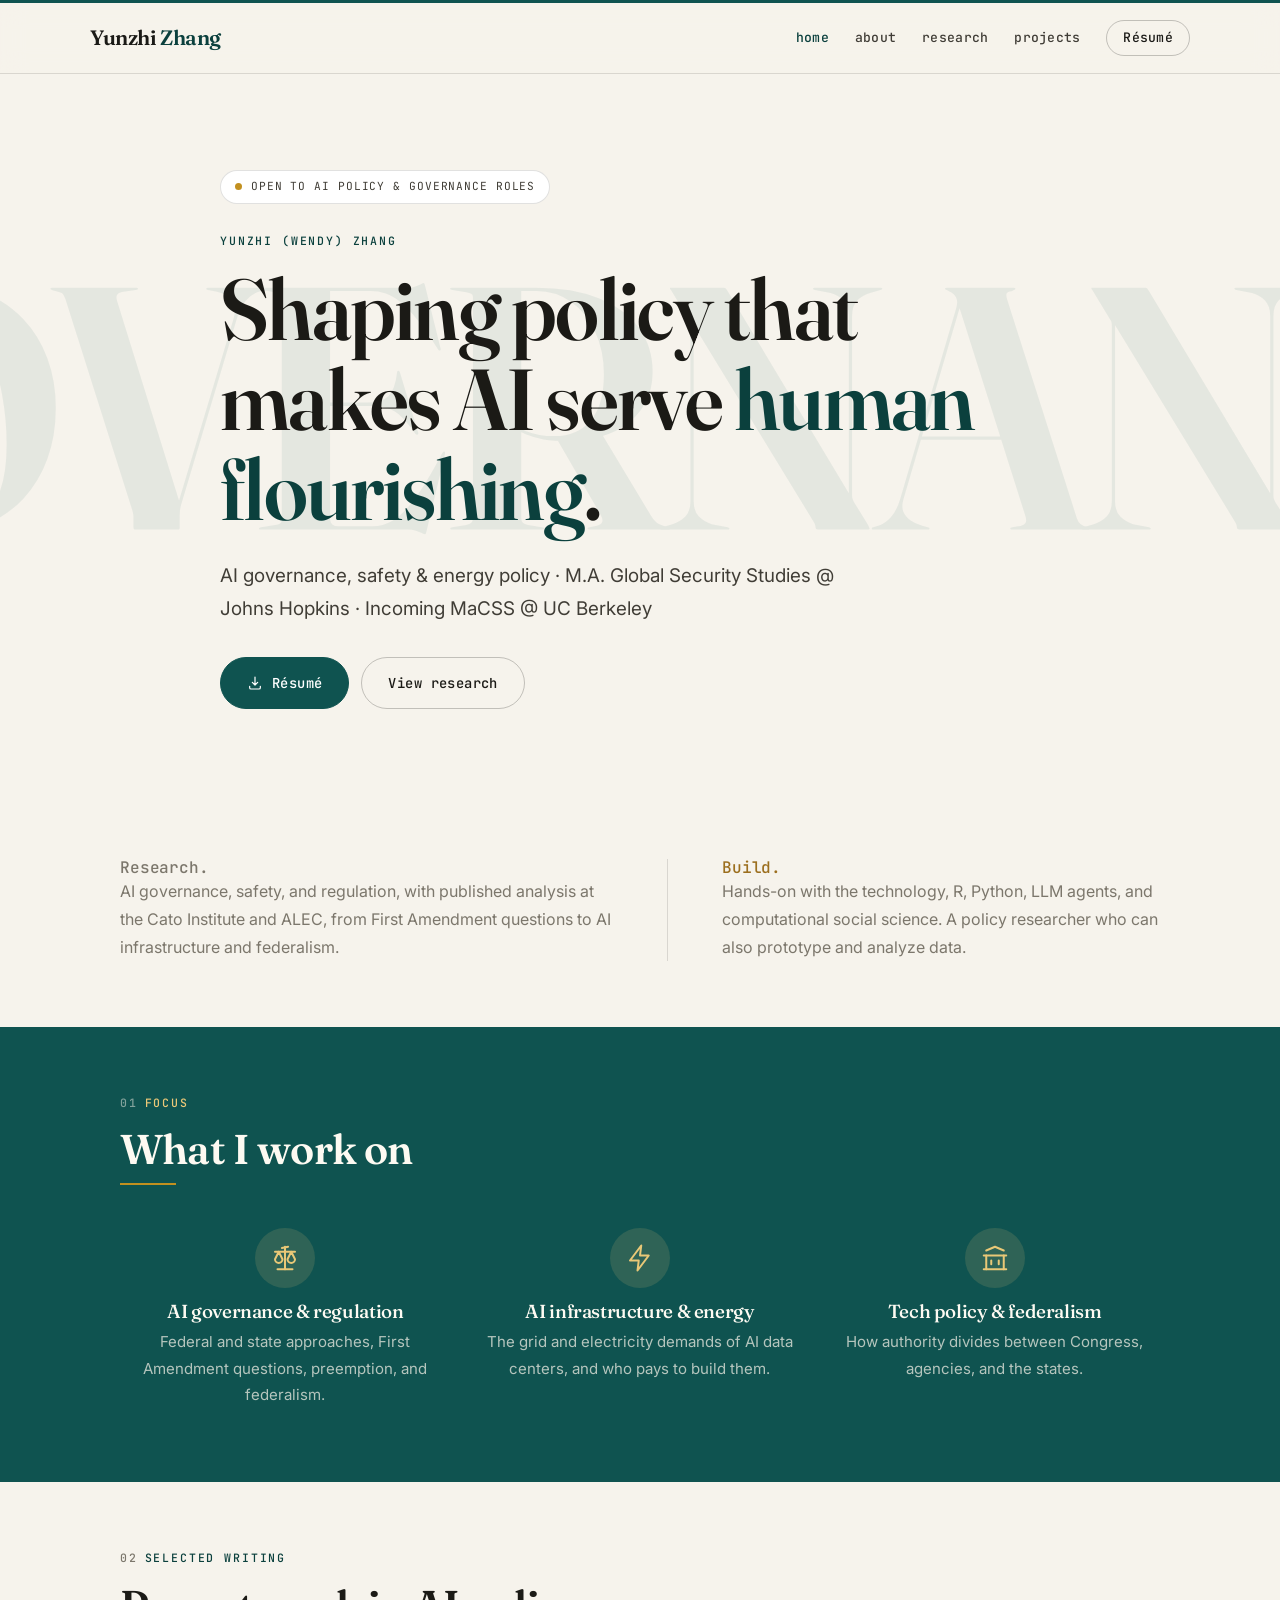
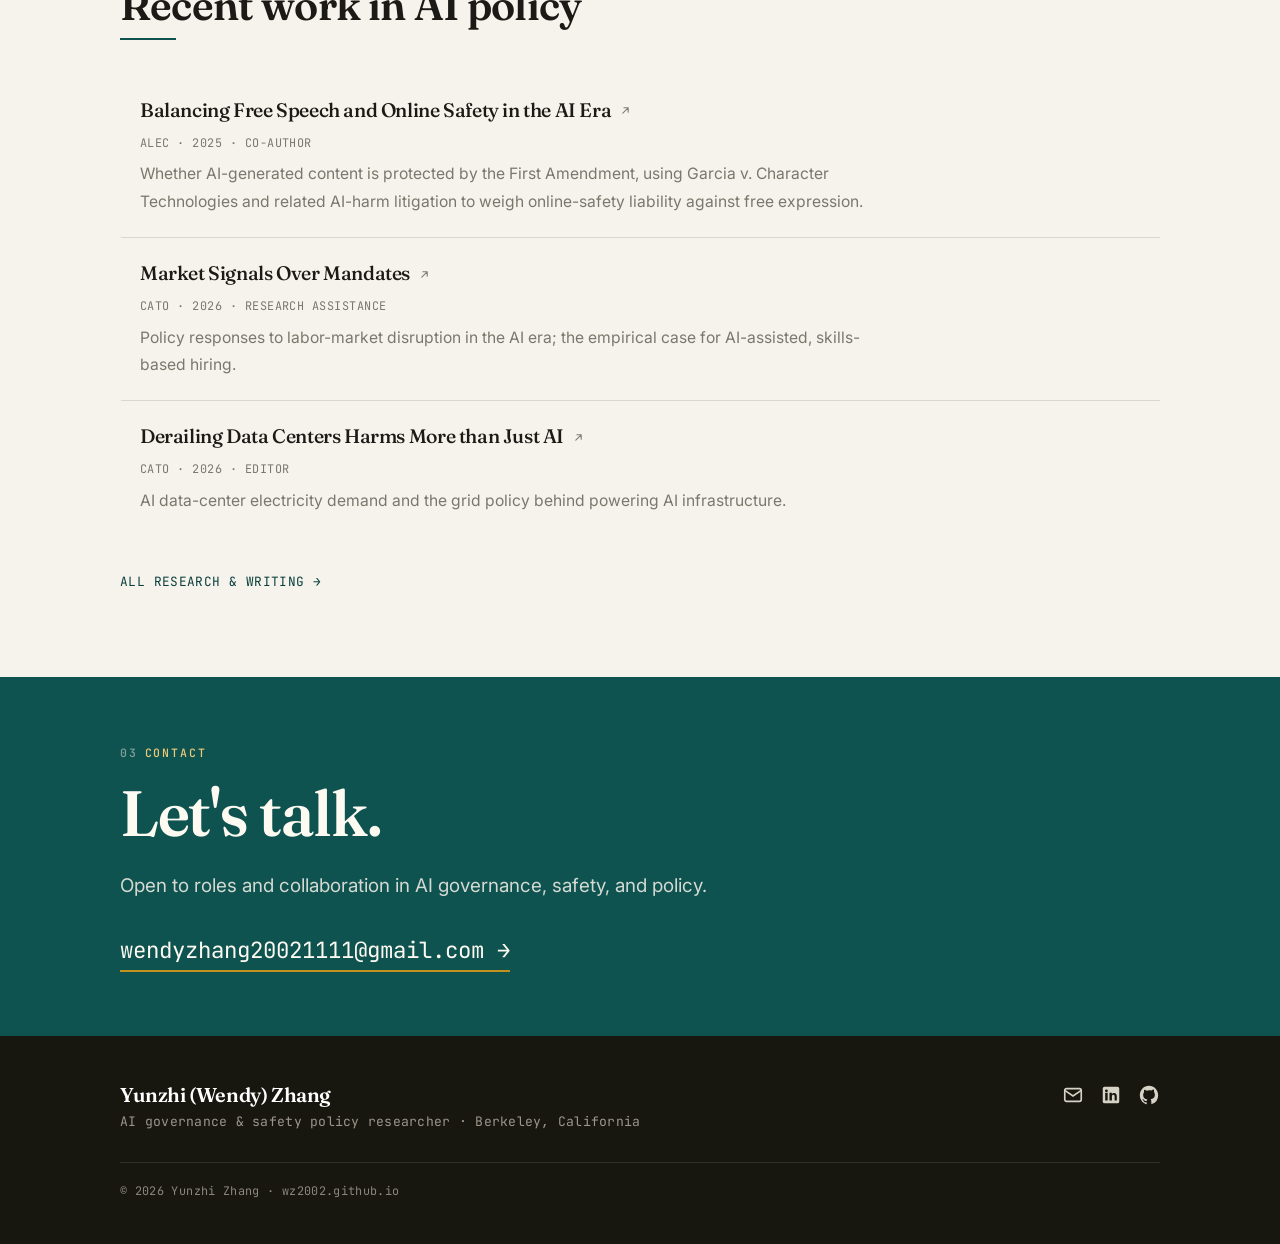
<file: index.html>
<!DOCTYPE html>
<html lang="en">
<head>
<meta charset="utf-8">
<script>document.documentElement.classList.add('js')</script>
<meta name="viewport" content="width=device-width, initial-scale=1">
<title>Yunzhi (Wendy) Zhang, AI Governance & Policy Researcher</title>
<meta name="description" content="Yunzhi (Wendy) Zhang is an AI governance and safety policy researcher with published think-tank analysis on AI regulation and infrastructure.">
<link rel="preconnect" href="https://fonts.googleapis.com">
<link rel="preconnect" href="https://fonts.gstatic.com" crossorigin>
<link href="https://fonts.googleapis.com/css2?family=Fraunces:opsz,wght@9..144,400;9..144,500;9..144,600;9..144,700&family=Inter:wght@400;500;600&family=JetBrains+Mono:wght@400;500&display=swap" rel="stylesheet">
<link rel="stylesheet" href="styles.css?v=2">
</head>
<body>
<div class="topbar"></div>
<header class="nav"><div class="wrap nav-inner">
  <a class="brand" href="index.html">Yunzhi <span>Zhang</span></a>
  <nav class="nav-links">
    <a class="active" href="index.html">home</a>
    <a href="about.html">about</a>
    <a href="research.html">research</a>
    <a href="projects.html">projects</a>
    <a class="btn-sm" href="assets/Yunzhi-Zhang-Resume.pdf" target="_blank" rel="noopener">Résumé</a>
  </nav>
</div></header>

<main>
<section class="hero">
  <span class="ghost" aria-hidden="true">GOVERNANCE</span>
  <div class="wrap hero-inner reveal">
    <span class="status"><span class="dot"></span>Open to AI policy &amp; governance roles</span>
    <p class="kicker">Yunzhi (Wendy) Zhang</p>
    <h1 class="hero-display">Shaping policy that makes AI serve <span class="a">human flourishing</span>.</h1>
    <p class="lead">AI governance, safety &amp; energy policy · M.A. Global Security Studies @ Johns Hopkins · Incoming MaCSS @ UC Berkeley</p>
    <div class="hero-cta">
      <a class="btn btn-primary" href="assets/Yunzhi-Zhang-Resume.pdf" target="_blank" rel="noopener"><svg viewBox="0 0 24 24" fill="none" stroke="currentColor" stroke-width="1.8" stroke-linecap="round" stroke-linejoin="round"><path d="M12 3v12m0 0 4-4m-4 4-4-4M4 17v2a2 2 0 0 0 2 2h12a2 2 0 0 0 2-2v-2"/></svg>Résumé</a>
      <a class="btn btn-ghost" href="research.html">View research</a>
    </div>
  </div>
</section>

<section><div class="wrap">
  <div class="facets">
    <div class="facet reveal">
      <p class="facet-word">Research.</p>
      <p>AI governance, safety, and regulation, with published analysis at the Cato Institute and ALEC, from First Amendment questions to AI infrastructure and federalism.</p>
    </div>
    <div class="facet reveal">
      <p class="facet-word code">Build.</p>
      <p>Hands-on with the technology, R, Python, LLM agents, and computational social science. A policy researcher who can also prototype and analyze data.</p>
    </div>
  </div>
</div></section>

<section class="band"><div class="wrap">
  <div class="sec-head reveal"><p class="kicker"><span class="sec-num">01</span> Focus</p><h2>What I work on</h2><div class="rule"></div></div>
  <div class="focusrow">
    <div class="focus-item reveal">
      <span class="fi"><svg viewBox="0 0 24 24" fill="none" stroke="currentColor" stroke-width="1.6" stroke-linecap="round" stroke-linejoin="round"><path d="M12 3v18"/><path d="M6 21h12"/><path d="M4 7h16"/><path d="M7 7l-3 6a3 3 0 0 0 6 0z"/><path d="M17 7l-3 6a3 3 0 0 0 6 0z"/><path d="M9.5 4l5-1"/></svg></span>
      <h3>AI governance &amp; regulation</h3>
      <p>Federal and state approaches, First Amendment questions, preemption, and federalism.</p>
    </div>
    <div class="focus-item reveal">
      <span class="fi"><svg viewBox="0 0 24 24" fill="none" stroke="currentColor" stroke-width="1.6" stroke-linecap="round" stroke-linejoin="round"><path d="M13 2 4 14h7l-1 8 9-12h-7z"/></svg></span>
      <h3>AI infrastructure &amp; energy</h3>
      <p>The grid and electricity demands of AI data centers, and who pays to build them.</p>
    </div>
    <div class="focus-item reveal">
      <span class="fi"><svg viewBox="0 0 24 24" fill="none" stroke="currentColor" stroke-width="1.6" stroke-linecap="round" stroke-linejoin="round"><path d="M3 21h18"/><path d="M3 10h18"/><path d="M5 6l7-3 7 3"/><path d="M5 10v11M19 10v11M9 14v3M15 14v3"/></svg></span>
      <h3>Tech policy &amp; federalism</h3>
      <p>How authority divides between Congress, agencies, and the states.</p>
    </div>
  </div>
</div></section>

<section><div class="wrap">
  <div class="sec-head reveal"><p class="kicker"><span class="sec-num">02</span> Selected writing</p><h2>Recent work in AI policy</h2><div class="rule"></div></div>
  <div class="pubs">
    <a class="pub reveal" href="https://alec.org/article/balancing-free-speech-and-online-safety-in-the-ai-era/" target="_blank" rel="noopener">
      <span class="pub-t">Balancing Free Speech and Online Safety in the AI Era <svg class="ext" viewBox="0 0 24 24" fill="none" stroke="currentColor" stroke-width="2" stroke-linecap="round" stroke-linejoin="round"><path d="M7 17 17 7M9 7h8v8"/></svg></span>
      <p class="pub-m">ALEC · 2025 · Co-author</p>
      <p class="pub-d">Whether AI-generated content is protected by the First Amendment, using Garcia v. Character Technologies and related AI-harm litigation to weigh online-safety liability against free expression.</p>
    </a>
    <a class="pub reveal" href="https://www.cato.org/blog/market-signals-over-mandates-solving-ai-eras-true-labor-crisis" target="_blank" rel="noopener">
      <span class="pub-t">Market Signals Over Mandates <svg class="ext" viewBox="0 0 24 24" fill="none" stroke="currentColor" stroke-width="2" stroke-linecap="round" stroke-linejoin="round"><path d="M7 17 17 7M9 7h8v8"/></svg></span>
      <p class="pub-m">Cato · 2026 · Research assistance</p>
      <p class="pub-d">Policy responses to labor-market disruption in the AI era; the empirical case for AI-assisted, skills-based hiring.</p>
    </a>
    <a class="pub reveal" href="https://www.cato.org/blog/derailing-data-centers-harms-more-just-ai" target="_blank" rel="noopener">
      <span class="pub-t">Derailing Data Centers Harms More than Just AI <svg class="ext" viewBox="0 0 24 24" fill="none" stroke="currentColor" stroke-width="2" stroke-linecap="round" stroke-linejoin="round"><path d="M7 17 17 7M9 7h8v8"/></svg></span>
      <p class="pub-m">Cato · 2026 · Editor</p>
      <p class="pub-d">AI data-center electricity demand and the grid policy behind powering AI infrastructure.</p>
    </a>
  </div>
  <p style="margin-top:1.9rem"><a class="morelink" href="research.html">All research &amp; writing &rarr;</a></p>
</div></section>

<section class="statement reveal"><div class="wrap">
  <p class="kicker"><span class="sec-num">03</span> Contact</p>
  <h2 class="statement-h">Let's talk.</h2>
  <p class="lead" style="margin-bottom:1.8rem">Open to roles and collaboration in AI governance, safety, and policy.</p>
  <a class="statement-link" href="mailto:wendyzhang20021111@gmail.com">wendyzhang20021111@gmail.com &rarr;</a>
</div></section>
</main>

<footer class="foot"><div class="wrap">
  <div class="foot-inner">
    <div>
      <p class="foot-name">Yunzhi (Wendy) Zhang</p>
      <p class="foot-sub">AI governance &amp; safety policy researcher · Berkeley, California</p>
    </div>
    <div class="foot-social">
      <a href="mailto:wendyzhang20021111@gmail.com" aria-label="Email"><svg viewBox="0 0 24 24" fill="none" stroke="currentColor" stroke-width="1.8"><rect x="3" y="5" width="18" height="14" rx="2"/><path d="m3 7 9 6 9-6"/></svg></a>
      <a href="https://www.linkedin.com/in/yunzhi-zhang-393a45335/" target="_blank" rel="noopener" aria-label="LinkedIn"><svg viewBox="0 0 24 24" fill="currentColor"><path d="M19 3a2 2 0 0 1 2 2v14a2 2 0 0 1-2 2H5a2 2 0 0 1-2-2V5a2 2 0 0 1 2-2h14zM8.34 9.5H5.67V18h2.67V9.5zM7 5.9A1.55 1.55 0 1 0 7 9a1.55 1.55 0 0 0 0-3.1zM18.33 18v-4.66c0-2.4-1.28-3.52-3-3.52-1.38 0-2 .76-2.34 1.3V9.5h-2.66V18h2.66v-4.2c0-1.1.21-2.17 1.58-2.17 1.35 0 1.37 1.26 1.37 2.24V18z"/></svg></a>
      <a href="https://github.com/WZ2002" target="_blank" rel="noopener" aria-label="GitHub"><svg viewBox="0 0 24 24" fill="currentColor"><path d="M12 2C6.48 2 2 6.58 2 12.25c0 4.53 2.87 8.37 6.84 9.73.5.1.68-.22.68-.49v-1.7c-2.78.62-3.37-1.37-3.37-1.37-.45-1.18-1.1-1.5-1.1-1.5-.91-.63.07-.62.07-.62 1 .07 1.53 1.06 1.53 1.06.9 1.57 2.36 1.12 2.94.85.09-.66.35-1.12.63-1.37-2.22-.26-4.56-1.14-4.56-5.07 0-1.12.39-2.03 1.03-2.75-.1-.26-.45-1.3.1-2.7 0 0 .84-.28 2.75 1.05A9.4 9.4 0 0 1 12 6.85c.85 0 1.71.12 2.51.34 1.91-1.33 2.75-1.05 2.75-1.05.55 1.4.2 2.44.1 2.7.64.72 1.03 1.63 1.03 2.75 0 3.94-2.34 4.81-4.57 5.06.36.32.68.94.68 1.9v2.82c0 .27.18.6.69.49A10.26 10.26 0 0 0 22 12.25C22 6.58 17.52 2 12 2z"/></svg></a>
    </div>
  </div>
  <p class="foot-copy">© 2026 Yunzhi Zhang · wz2002.github.io</p>
</div></footer>
<script src="main.js"></script>
</body>
</html>
</file>
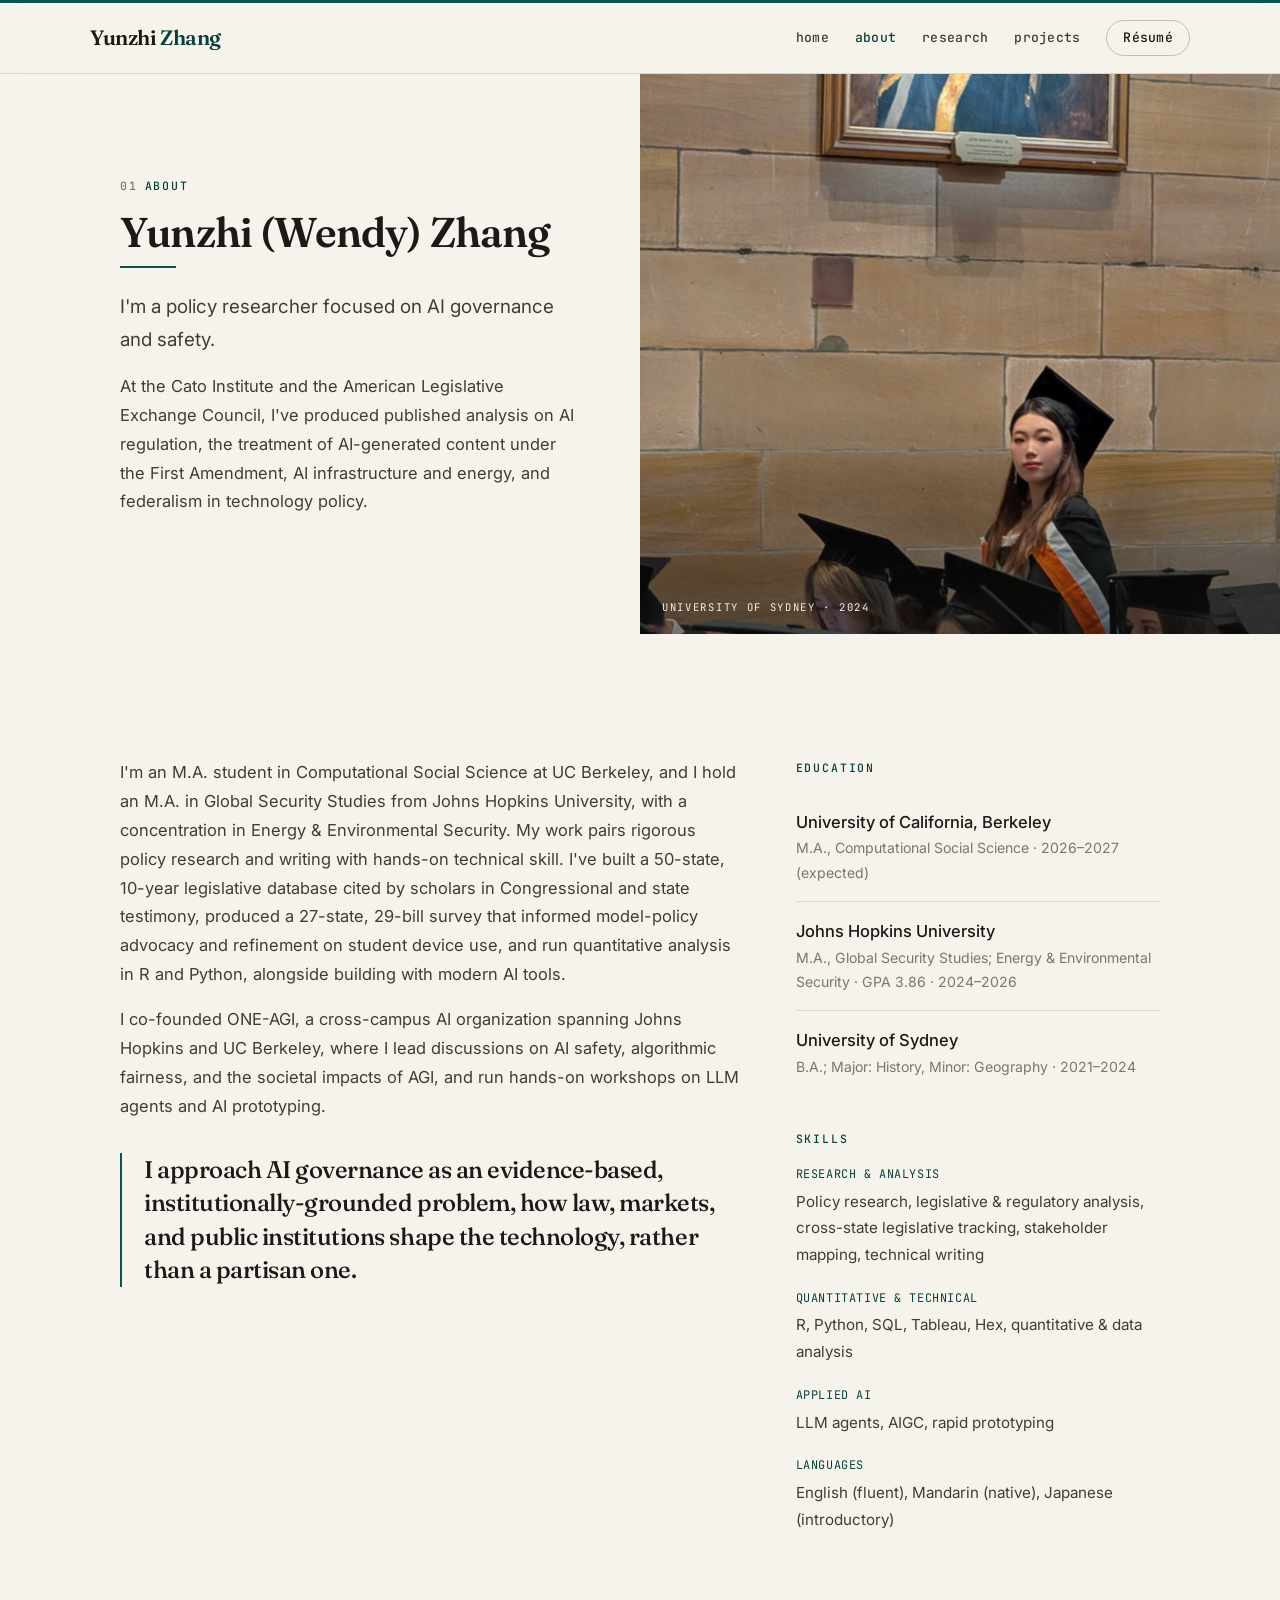
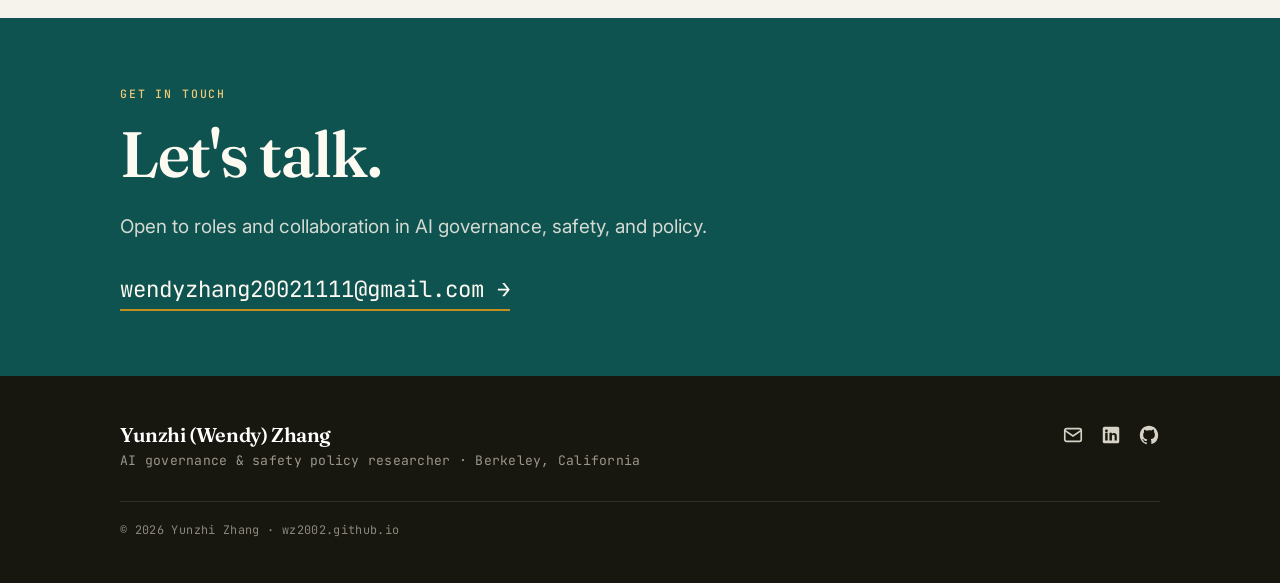
<file: about.html>
<!DOCTYPE html>
<html lang="en">
<head>
<meta charset="utf-8">
<script>document.documentElement.classList.add('js')</script>
<meta name="viewport" content="width=device-width, initial-scale=1">
<title>About, Yunzhi (Wendy) Zhang</title>
<meta name="description" content="About Yunzhi (Wendy) Zhang, AI governance and safety policy researcher; education, focus areas, and skills.">
<link rel="preconnect" href="https://fonts.googleapis.com">
<link rel="preconnect" href="https://fonts.gstatic.com" crossorigin>
<link href="https://fonts.googleapis.com/css2?family=Fraunces:opsz,wght@9..144,400;9..144,500;9..144,600;9..144,700&family=Inter:wght@400;500;600&family=JetBrains+Mono:wght@400;500&display=swap" rel="stylesheet">
<link rel="stylesheet" href="styles.css?v=7">
</head>
<body>
<div class="topbar"></div>
<header class="nav"><div class="wrap nav-inner">
  <a class="brand" href="index.html">Yunzhi <span>Zhang</span></a>
  <nav class="nav-links">
    <a href="index.html">home</a>
    <a class="active" href="about.html">about</a>
    <a href="research.html">research</a>
    <a href="projects.html">projects</a>
    <a class="btn-sm" href="assets/Yunzhi-Zhang-Resume.pdf" target="_blank" rel="noopener">Résumé</a>
  </nav>
</div></header>

<main>
<section class="about-feature reveal">
  <div class="af-text">
    <p class="kicker"><span class="sec-num">01</span> About</p>
    <h2>Yunzhi (Wendy) Zhang</h2>
    <div class="rule"></div>
    <p class="lead" style="margin-top:1.4rem">I'm a policy researcher focused on AI governance and safety.</p>
    <p style="margin-top:1rem">At the Cato Institute and the American Legislative Exchange Council, I've produced published analysis on AI regulation, the treatment of AI-generated content under the First Amendment, AI infrastructure and energy, and federalism in technology policy.</p>
  </div>
  <div class="af-img">
    <img src="assets/about.jpg" alt="Yunzhi (Wendy) Zhang at her University of Sydney graduation">
    <span class="af-cap">University of Sydney · 2024</span>
  </div>
</section>

<section><div class="wrap">
  <div class="two-col">
    <div class="reveal">
      <p>I'm an M.A. student in Computational Social Science at UC Berkeley, and I hold an M.A. in Global Security Studies from Johns Hopkins University, with a concentration in Energy &amp; Environmental Security. My work pairs rigorous policy research and writing with hands-on technical skill. I've built a 50-state, 10-year legislative database cited by scholars in Congressional and state testimony, produced a 27-state, 29-bill survey that informed model-policy advocacy and refinement on student device use, and run quantitative analysis in R and Python, alongside building with modern AI tools.</p>
      <p>I co-founded ONE-AGI, a cross-campus AI organization spanning Johns Hopkins and UC Berkeley, where I lead discussions on AI safety, algorithmic fairness, and the societal impacts of AGI, and run hands-on workshops on LLM agents and AI prototyping.</p>
      <p class="quote">I approach AI governance as an evidence-based, institutionally-grounded problem, how law, markets, and public institutions shape the technology, rather than a partisan one.</p>
    </div>
    <div class="reveal">
      <p class="kicker">Education</p>
      <ul class="deflist">
        <li><p class="d-t" style="margin:0">University of California, Berkeley</p><p class="d-s" style="margin:0">M.A., Computational Social Science · 2026–2027 (expected)</p></li>
        <li><p class="d-t" style="margin:0">Johns Hopkins University</p><p class="d-s" style="margin:0">M.A., Global Security Studies; Energy &amp; Environmental Security · GPA 3.86 · 2024–2026</p></li>
        <li><p class="d-t" style="margin:0">University of Sydney</p><p class="d-s" style="margin:0">B.A.; Major: History, Minor: Geography · 2021–2024</p></li>
      </ul>
      <p class="kicker" style="margin-top:2.2rem">Skills</p>
      <div class="skillrow"><p class="s-l">Research &amp; analysis</p><p class="s-v">Policy research, legislative &amp; regulatory analysis, cross-state legislative tracking, stakeholder mapping, technical writing</p></div>
      <div class="skillrow"><p class="s-l">Quantitative &amp; technical</p><p class="s-v">R, Python, SQL, Tableau, Hex, quantitative &amp; data analysis</p></div>
      <div class="skillrow"><p class="s-l">Applied AI</p><p class="s-v">LLM agents, AIGC, rapid prototyping</p></div>
      <div class="skillrow"><p class="s-l">Languages</p><p class="s-v">English (fluent), Mandarin (native), Japanese (introductory)</p></div>
    </div>
  </div>
</div></section>

<section class="statement reveal"><div class="wrap">
  <p class="kicker">Get in touch</p>
  <h2 class="statement-h">Let's talk.</h2>
  <p class="lead" style="margin-bottom:1.7rem">Open to roles and collaboration in AI governance, safety, and policy.</p>
  <a class="statement-link" href="mailto:wendyzhang20021111@gmail.com">wendyzhang20021111@gmail.com &rarr;</a>
</div></section>
</main>

<footer class="foot"><div class="wrap">
  <div class="foot-inner">
    <div>
      <p class="foot-name">Yunzhi (Wendy) Zhang</p>
      <p class="foot-sub">AI governance &amp; safety policy researcher · Berkeley, California</p>
    </div>
    <div class="foot-social">
      <a href="mailto:wendyzhang20021111@gmail.com" aria-label="Email"><svg viewBox="0 0 24 24" fill="none" stroke="currentColor" stroke-width="1.8"><rect x="3" y="5" width="18" height="14" rx="2"/><path d="m3 7 9 6 9-6"/></svg></a>
      <a href="https://www.linkedin.com/in/yunzhi-zhang-393a45335/" target="_blank" rel="noopener" aria-label="LinkedIn"><svg viewBox="0 0 24 24" fill="currentColor"><path d="M19 3a2 2 0 0 1 2 2v14a2 2 0 0 1-2 2H5a2 2 0 0 1-2-2V5a2 2 0 0 1 2-2h14zM8.34 9.5H5.67V18h2.67V9.5zM7 5.9A1.55 1.55 0 1 0 7 9a1.55 1.55 0 0 0 0-3.1zM18.33 18v-4.66c0-2.4-1.28-3.52-3-3.52-1.38 0-2 .76-2.34 1.3V9.5h-2.66V18h2.66v-4.2c0-1.1.21-2.17 1.58-2.17 1.35 0 1.37 1.26 1.37 2.24V18z"/></svg></a>
      <a href="https://github.com/WZ2002" target="_blank" rel="noopener" aria-label="GitHub"><svg viewBox="0 0 24 24" fill="currentColor"><path d="M12 2C6.48 2 2 6.58 2 12.25c0 4.53 2.87 8.37 6.84 9.73.5.1.68-.22.68-.49v-1.7c-2.78.62-3.37-1.37-3.37-1.37-.45-1.18-1.1-1.5-1.1-1.5-.91-.63.07-.62.07-.62 1 .07 1.53 1.06 1.53 1.06.9 1.57 2.36 1.12 2.94.85.09-.66.35-1.12.63-1.37-2.22-.26-4.56-1.14-4.56-5.07 0-1.12.39-2.03 1.03-2.75-.1-.26-.45-1.3.1-2.7 0 0 .84-.28 2.75 1.05A9.4 9.4 0 0 1 12 6.85c.85 0 1.71.12 2.51.34 1.91-1.33 2.75-1.05 2.75-1.05.55 1.4.2 2.44.1 2.7.64.72 1.03 1.63 1.03 2.75 0 3.94-2.34 4.81-4.57 5.06.36.32.68.94.68 1.9v2.82c0 .27.18.6.69.49A10.26 10.26 0 0 0 22 12.25C22 6.58 17.52 2 12 2z"/></svg></a>
    </div>
  </div>
  <p class="foot-copy">© 2026 Yunzhi Zhang · wz2002.github.io</p>
</div></footer>
<script src="main.js"></script>
</body>
</html>
</file>
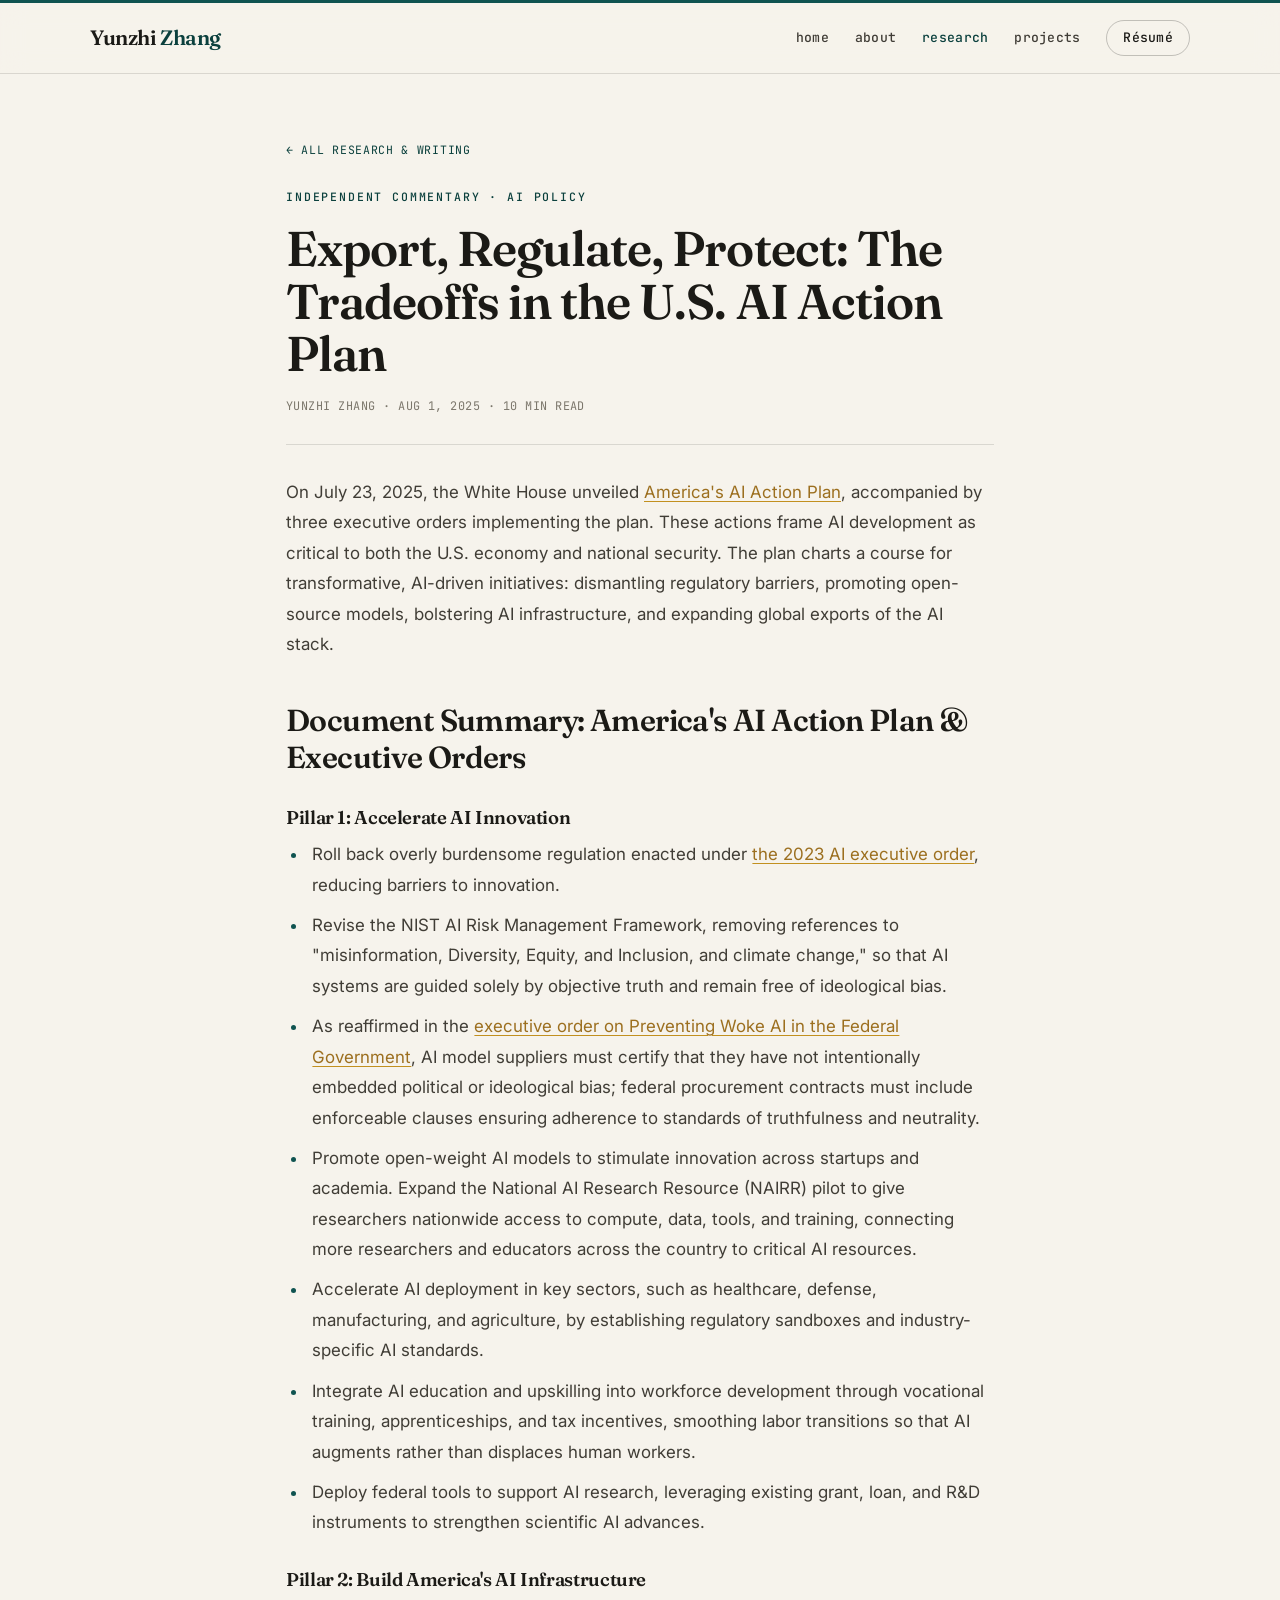
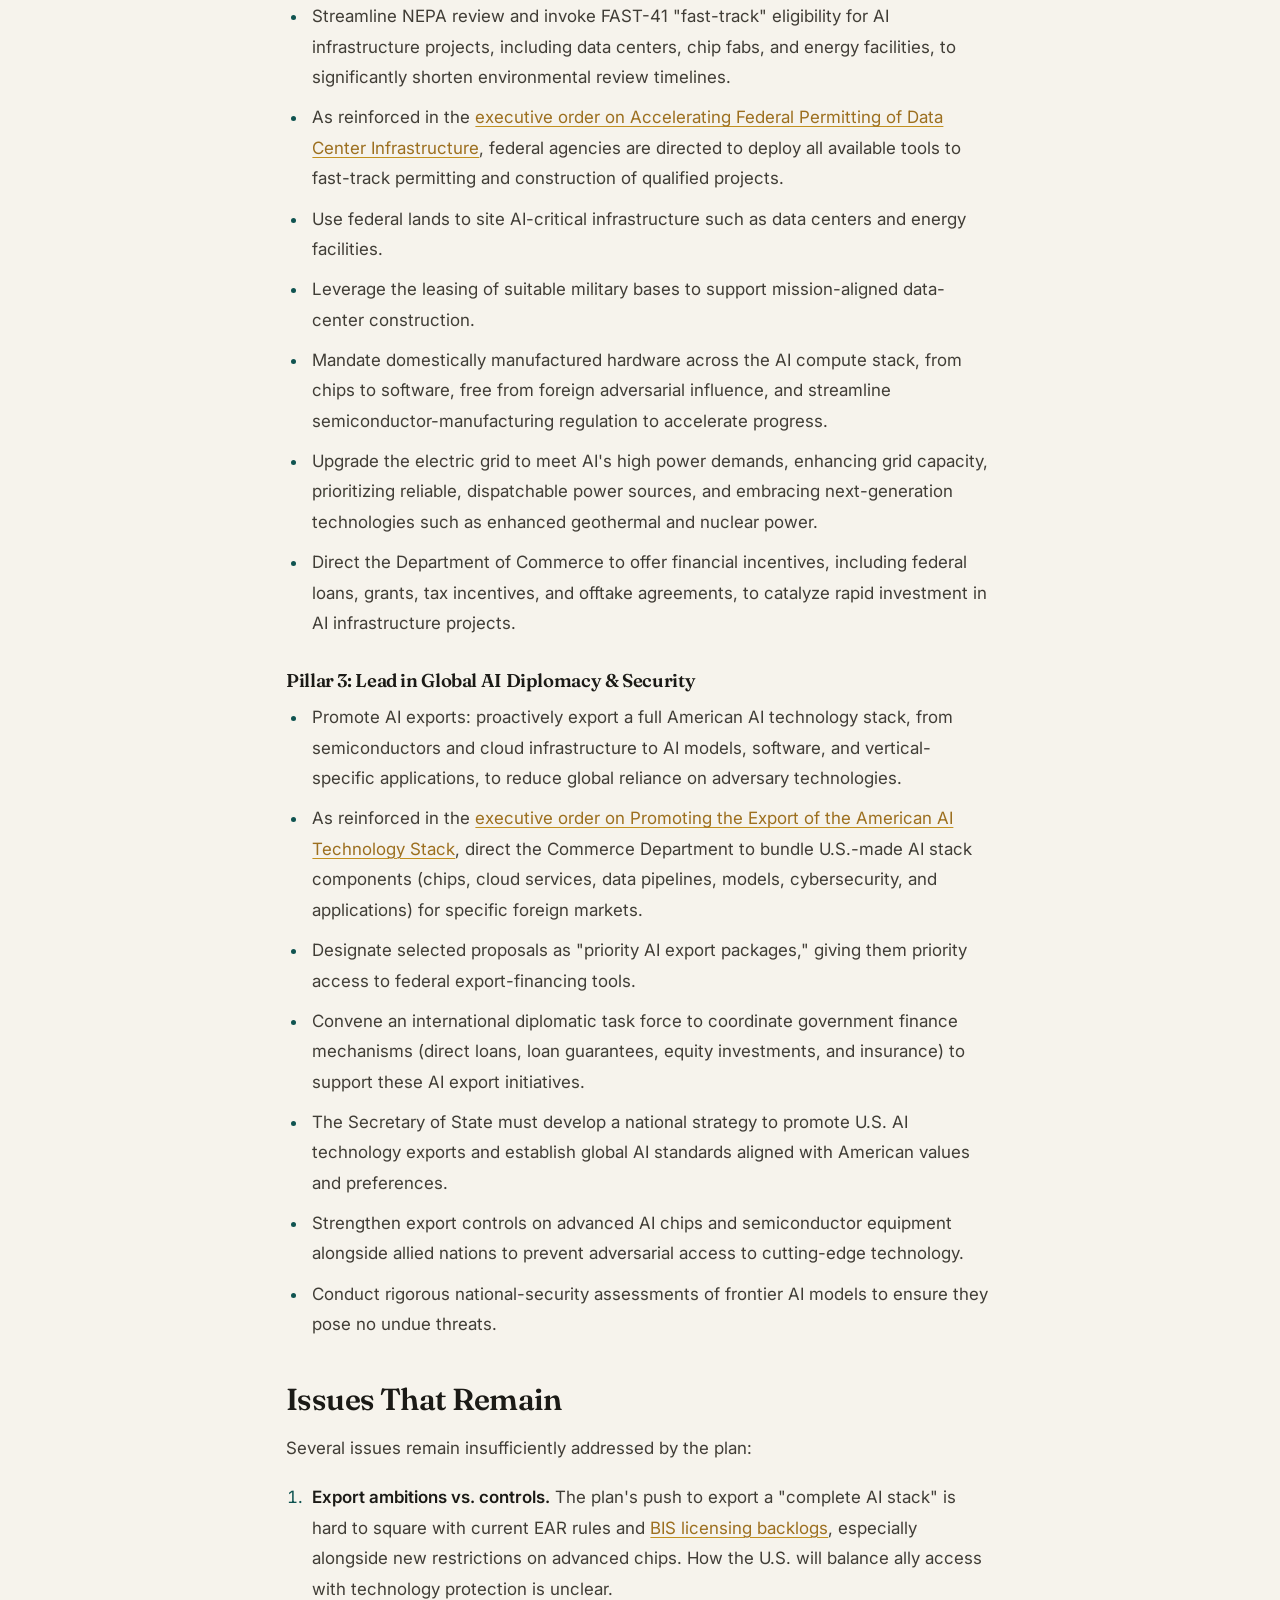
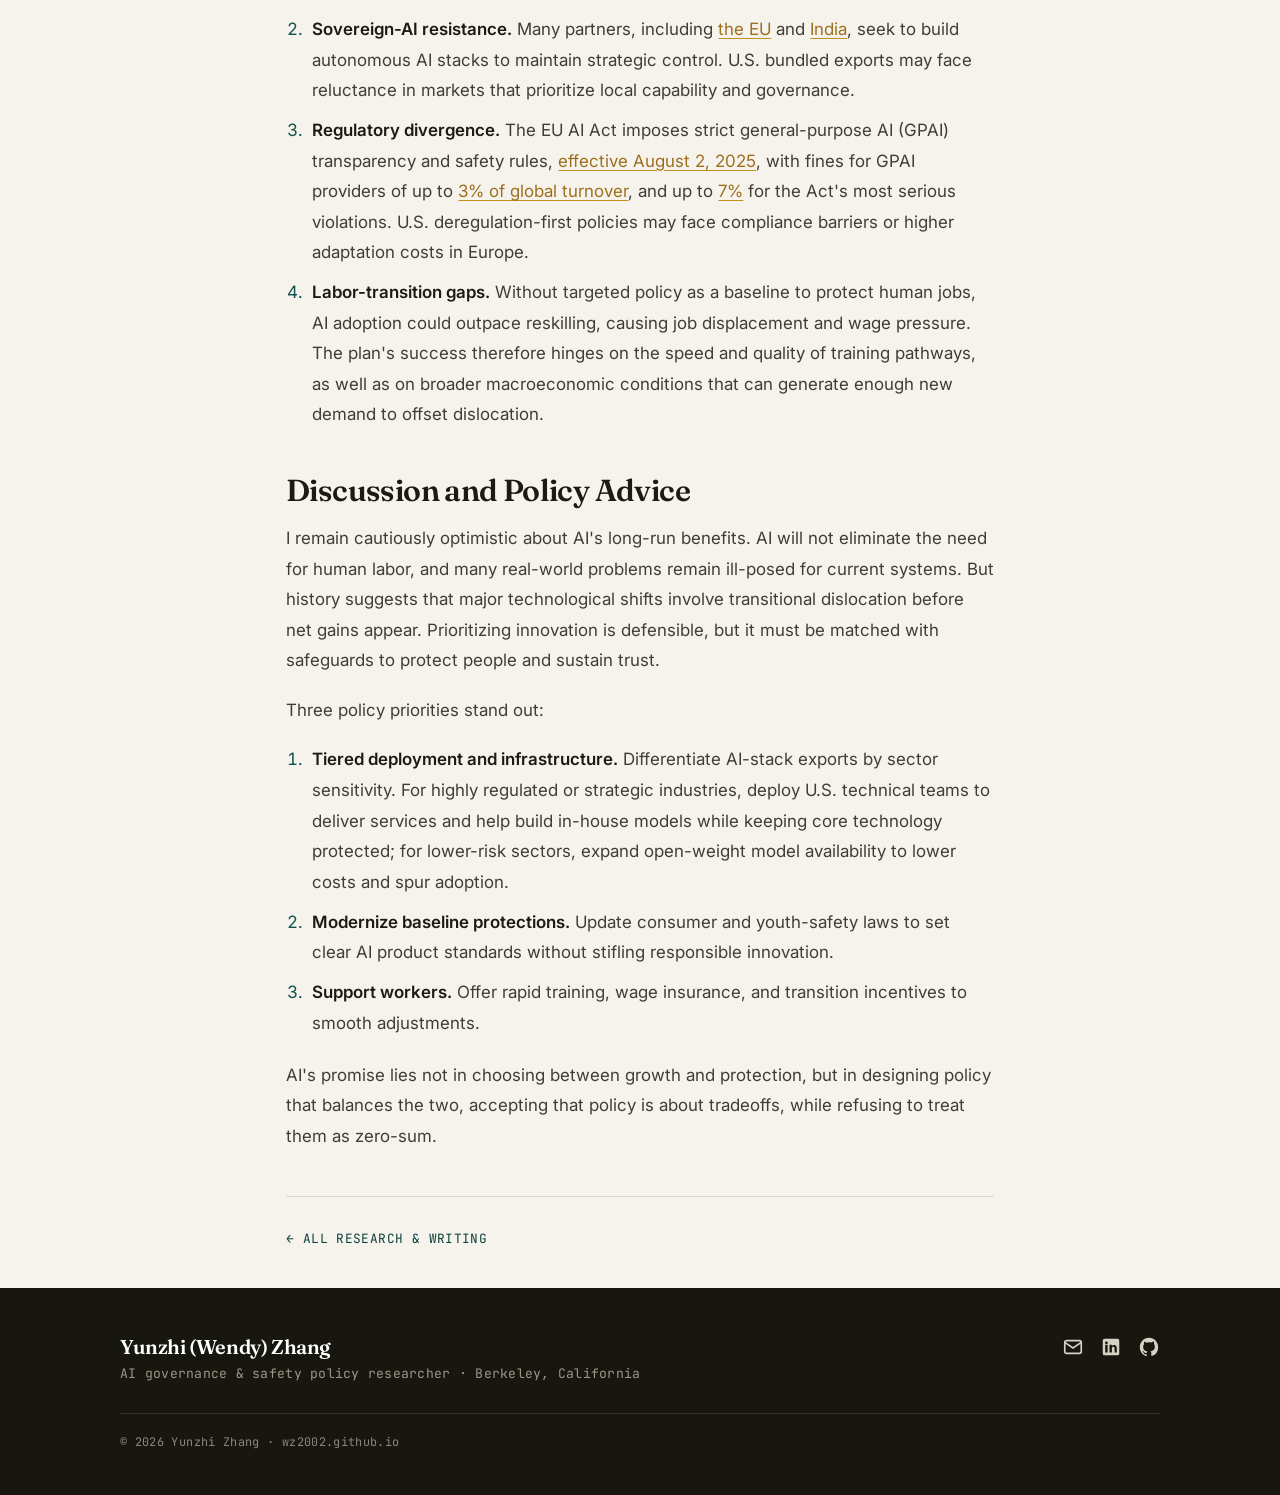
<file: ai-action-plan.html>
<!DOCTYPE html>
<html lang="en">
<head>
<meta charset="utf-8">
<script>document.documentElement.classList.add('js')</script>
<meta name="viewport" content="width=device-width, initial-scale=1">
<title>Export, Regulate, Protect: The Tradeoffs in the U.S. AI Action Plan, Yunzhi (Wendy) Zhang</title>
<meta name="description" content="A close read of the 2025 America's AI Action Plan and its three executive orders, AI exports, infrastructure permitting, and the tradeoffs between accelerating and safeguarding AI. Independent commentary by Yunzhi (Wendy) Zhang.">
<link rel="preconnect" href="https://fonts.googleapis.com">
<link rel="preconnect" href="https://fonts.gstatic.com" crossorigin>
<link href="https://fonts.googleapis.com/css2?family=Fraunces:opsz,wght@9..144,400;9..144,500;9..144,600;9..144,700&family=Inter:wght@400;500;600&family=JetBrains+Mono:wght@400;500&display=swap" rel="stylesheet">
<link rel="stylesheet" href="styles.css?v=9">
</head>
<body>
<div class="topbar"></div>
<header class="nav"><div class="wrap nav-inner">
  <a class="brand" href="index.html">Yunzhi <span>Zhang</span></a>
  <nav class="nav-links">
    <a href="index.html">home</a>
    <a href="about.html">about</a>
    <a class="active" href="research.html">research</a>
    <a href="projects.html">projects</a>
    <a class="btn-sm" href="assets/Yunzhi-Zhang-Resume.pdf" target="_blank" rel="noopener">Résumé</a>
  </nav>
</div></header>

<main>
<article class="article"><div class="wrap article-wrap">
  <a class="article-back" href="research.html">&larr; All research &amp; writing</a>
  <p class="kicker">Independent commentary · AI policy</p>
  <h1 class="article-title">Export, Regulate, Protect: The Tradeoffs in the U.S. AI Action Plan</h1>
  <p class="article-byline">Yunzhi Zhang · Aug 1, 2025 · 10 min read</p>
  <div class="article-body">
    <p>On July 23, 2025, the White House unveiled <a href="https://www.whitehouse.gov/wp-content/uploads/2025/07/Americas-AI-Action-Plan.pdf" target="_blank" rel="noopener">America's AI Action Plan</a>, accompanied by three executive orders implementing the plan. These actions frame AI development as critical to both the U.S. economy and national security. The plan charts a course for transformative, AI-driven initiatives: dismantling regulatory barriers, promoting open-source models, bolstering AI infrastructure, and expanding global exports of the AI stack.</p>

    <h2>Document Summary: America's AI Action Plan &amp; Executive Orders</h2>

    <h3>Pillar 1: Accelerate AI Innovation</h3>
    <ul>
      <li>Roll back overly burdensome regulation enacted under <a href="https://www.govinfo.gov/content/pkg/FR-2023-11-01/pdf/2023-24283.pdf" target="_blank" rel="noopener">the 2023 AI executive order</a>, reducing barriers to innovation.</li>
      <li>Revise the NIST AI Risk Management Framework, removing references to "misinformation, Diversity, Equity, and Inclusion, and climate change," so that AI systems are guided solely by objective truth and remain free of ideological bias.</li>
      <li>As reaffirmed in the <a href="https://www.whitehouse.gov/presidential-actions/2025/07/preventing-woke-ai-in-the-federal-government/" target="_blank" rel="noopener">executive order on Preventing Woke AI in the Federal Government</a>, AI model suppliers must certify that they have not intentionally embedded political or ideological bias; federal procurement contracts must include enforceable clauses ensuring adherence to standards of truthfulness and neutrality.</li>
      <li>Promote open-weight AI models to stimulate innovation across startups and academia. Expand the National AI Research Resource (NAIRR) pilot to give researchers nationwide access to compute, data, tools, and training, connecting more researchers and educators across the country to critical AI resources.</li>
      <li>Accelerate AI deployment in key sectors, such as healthcare, defense, manufacturing, and agriculture, by establishing regulatory sandboxes and industry-specific AI standards.</li>
      <li>Integrate AI education and upskilling into workforce development through vocational training, apprenticeships, and tax incentives, smoothing labor transitions so that AI augments rather than displaces human workers.</li>
      <li>Deploy federal tools to support AI research, leveraging existing grant, loan, and R&amp;D instruments to strengthen scientific AI advances.</li>
    </ul>

    <h3>Pillar 2: Build America's AI Infrastructure</h3>
    <ul>
      <li>Streamline NEPA review and invoke FAST-41 "fast-track" eligibility for AI infrastructure projects, including data centers, chip fabs, and energy facilities, to significantly shorten environmental review timelines.</li>
      <li>As reinforced in the <a href="https://www.whitehouse.gov/presidential-actions/2025/07/accelerating-federal-permitting-of-data-center-infrastructure/" target="_blank" rel="noopener">executive order on Accelerating Federal Permitting of Data Center Infrastructure</a>, federal agencies are directed to deploy all available tools to fast-track permitting and construction of qualified projects.</li>
      <li>Use federal lands to site AI-critical infrastructure such as data centers and energy facilities.</li>
      <li>Leverage the leasing of suitable military bases to support mission-aligned data-center construction.</li>
      <li>Mandate domestically manufactured hardware across the AI compute stack, from chips to software, free from foreign adversarial influence, and streamline semiconductor-manufacturing regulation to accelerate progress.</li>
      <li>Upgrade the electric grid to meet AI's high power demands, enhancing grid capacity, prioritizing reliable, dispatchable power sources, and embracing next-generation technologies such as enhanced geothermal and nuclear power.</li>
      <li>Direct the Department of Commerce to offer financial incentives, including federal loans, grants, tax incentives, and offtake agreements, to catalyze rapid investment in AI infrastructure projects.</li>
    </ul>

    <h3>Pillar 3: Lead in Global AI Diplomacy &amp; Security</h3>
    <ul>
      <li>Promote AI exports: proactively export a full American AI technology stack, from semiconductors and cloud infrastructure to AI models, software, and vertical-specific applications, to reduce global reliance on adversary technologies.</li>
      <li>As reinforced in the <a href="https://www.whitehouse.gov/presidential-actions/2025/07/promoting-the-export-of-the-american-ai-technology-stack/" target="_blank" rel="noopener">executive order on Promoting the Export of the American AI Technology Stack</a>, direct the Commerce Department to bundle U.S.-made AI stack components (chips, cloud services, data pipelines, models, cybersecurity, and applications) for specific foreign markets.</li>
      <li>Designate selected proposals as "priority AI export packages," giving them priority access to federal export-financing tools.</li>
      <li>Convene an international diplomatic task force to coordinate government finance mechanisms (direct loans, loan guarantees, equity investments, and insurance) to support these AI export initiatives.</li>
      <li>The Secretary of State must develop a national strategy to promote U.S. AI technology exports and establish global AI standards aligned with American values and preferences.</li>
      <li>Strengthen export controls on advanced AI chips and semiconductor equipment alongside allied nations to prevent adversarial access to cutting-edge technology.</li>
      <li>Conduct rigorous national-security assessments of frontier AI models to ensure they pose no undue threats.</li>
    </ul>

    <h2>Issues That Remain</h2>
    <p>Several issues remain insufficiently addressed by the plan:</p>
    <ol>
      <li><strong>Export ambitions vs. controls.</strong> The plan's push to export a "complete AI stack" is hard to square with current EAR rules and <a href="https://boereport.com/2025/06/06/us-suspends-licenses-to-ship-nuclear-plant-parts-to-china-sources-say/" target="_blank" rel="noopener">BIS licensing backlogs</a>, especially alongside new restrictions on advanced chips. How the U.S. will balance ally access with technology protection is unclear.</li>
      <li><strong>Sovereign-AI resistance.</strong> Many partners, including <a href="https://digital-strategy.ec.europa.eu/en/policies/european-approach-artificial-intelligence" target="_blank" rel="noopener">the EU</a> and <a href="https://indiaai.gov.in/" target="_blank" rel="noopener">India</a>, seek to build autonomous AI stacks to maintain strategic control. U.S. bundled exports may face reluctance in markets that prioritize local capability and governance.</li>
      <li><strong>Regulatory divergence.</strong> The EU AI Act imposes strict general-purpose AI (GPAI) transparency and safety rules, <a href="https://digital-strategy.ec.europa.eu/en/policies/contents-code-gpai" target="_blank" rel="noopener">effective August 2, 2025</a>, with fines for GPAI providers of up to <a href="https://artificialintelligenceact.eu/article/101/" target="_blank" rel="noopener">3% of global turnover</a>, and up to <a href="https://artificialintelligenceact.eu/article/99/" target="_blank" rel="noopener">7%</a> for the Act's most serious violations. U.S. deregulation-first policies may face compliance barriers or higher adaptation costs in Europe.</li>
      <li><strong>Labor-transition gaps.</strong> Without targeted policy as a baseline to protect human jobs, AI adoption could outpace reskilling, causing job displacement and wage pressure. The plan's success therefore hinges on the speed and quality of training pathways, as well as on broader macroeconomic conditions that can generate enough new demand to offset dislocation.</li>
    </ol>

    <h2>Discussion and Policy Advice</h2>
    <p>I remain cautiously optimistic about AI's long-run benefits. AI will not eliminate the need for human labor, and many real-world problems remain ill-posed for current systems. But history suggests that major technological shifts involve transitional dislocation before net gains appear. Prioritizing innovation is defensible, but it must be matched with safeguards to protect people and sustain trust.</p>
    <p>Three policy priorities stand out:</p>
    <ol>
      <li><strong>Tiered deployment and infrastructure.</strong> Differentiate AI-stack exports by sector sensitivity. For highly regulated or strategic industries, deploy U.S. technical teams to deliver services and help build in-house models while keeping core technology protected; for lower-risk sectors, expand open-weight model availability to lower costs and spur adoption.</li>
      <li><strong>Modernize baseline protections.</strong> Update consumer and youth-safety laws to set clear AI product standards without stifling responsible innovation.</li>
      <li><strong>Support workers.</strong> Offer rapid training, wage insurance, and transition incentives to smooth adjustments.</li>
    </ol>
    <p>AI's promise lies not in choosing between growth and protection, but in designing policy that balances the two, accepting that policy is about tradeoffs, while refusing to treat them as zero-sum.</p>
  </div>
  <div class="article-foot">
    <a class="morelink" href="research.html">&larr; All research &amp; writing</a>
  </div>
</div></article>
</main>

<footer class="foot"><div class="wrap">
  <div class="foot-inner">
    <div>
      <p class="foot-name">Yunzhi (Wendy) Zhang</p>
      <p class="foot-sub">AI governance &amp; safety policy researcher · Berkeley, California</p>
    </div>
    <div class="foot-social">
      <a href="mailto:wendyzhang20021111@gmail.com" aria-label="Email"><svg viewBox="0 0 24 24" fill="none" stroke="currentColor" stroke-width="1.8"><rect x="3" y="5" width="18" height="14" rx="2"/><path d="m3 7 9 6 9-6"/></svg></a>
      <a href="https://www.linkedin.com/in/yunzhi-zhang-393a45335/" target="_blank" rel="noopener" aria-label="LinkedIn"><svg viewBox="0 0 24 24" fill="currentColor"><path d="M19 3a2 2 0 0 1 2 2v14a2 2 0 0 1-2 2H5a2 2 0 0 1-2-2V5a2 2 0 0 1 2-2h14zM8.34 9.5H5.67V18h2.67V9.5zM7 5.9A1.55 1.55 0 1 0 7 9a1.55 1.55 0 0 0 0-3.1zM18.33 18v-4.66c0-2.4-1.28-3.52-3-3.52-1.38 0-2 .76-2.34 1.3V9.5h-2.66V18h2.66v-4.2c0-1.1.21-2.17 1.58-2.17 1.35 0 1.37 1.26 1.37 2.24V18z"/></svg></a>
      <a href="https://github.com/WZ2002" target="_blank" rel="noopener" aria-label="GitHub"><svg viewBox="0 0 24 24" fill="currentColor"><path d="M12 2C6.48 2 2 6.58 2 12.25c0 4.53 2.87 8.37 6.84 9.73.5.1.68-.22.68-.49v-1.7c-2.78.62-3.37-1.37-3.37-1.37-.45-1.18-1.1-1.5-1.1-1.5-.91-.63.07-.62.07-.62 1 .07 1.53 1.06 1.53 1.06.9 1.57 2.36 1.12 2.94.85.09-.66.35-1.12.63-1.37-2.22-.26-4.56-1.14-4.56-5.07 0-1.12.39-2.03 1.03-2.75-.1-.26-.45-1.3.1-2.7 0 0 .84-.28 2.75 1.05A9.4 9.4 0 0 1 12 6.85c.85 0 1.71.12 2.51.34 1.91-1.33 2.75-1.05 2.75-1.05.55 1.4.2 2.44.1 2.7.64.72 1.03 1.63 1.03 2.75 0 3.94-2.34 4.81-4.57 5.06.36.32.68.94.68 1.9v2.82c0 .27.18.6.69.49A10.26 10.26 0 0 0 22 12.25C22 6.58 17.52 2 12 2z"/></svg></a>
    </div>
  </div>
  <p class="foot-copy">© 2026 Yunzhi Zhang · wz2002.github.io</p>
</div></footer>
<script src="main.js"></script>
</body>
</html>
</file>
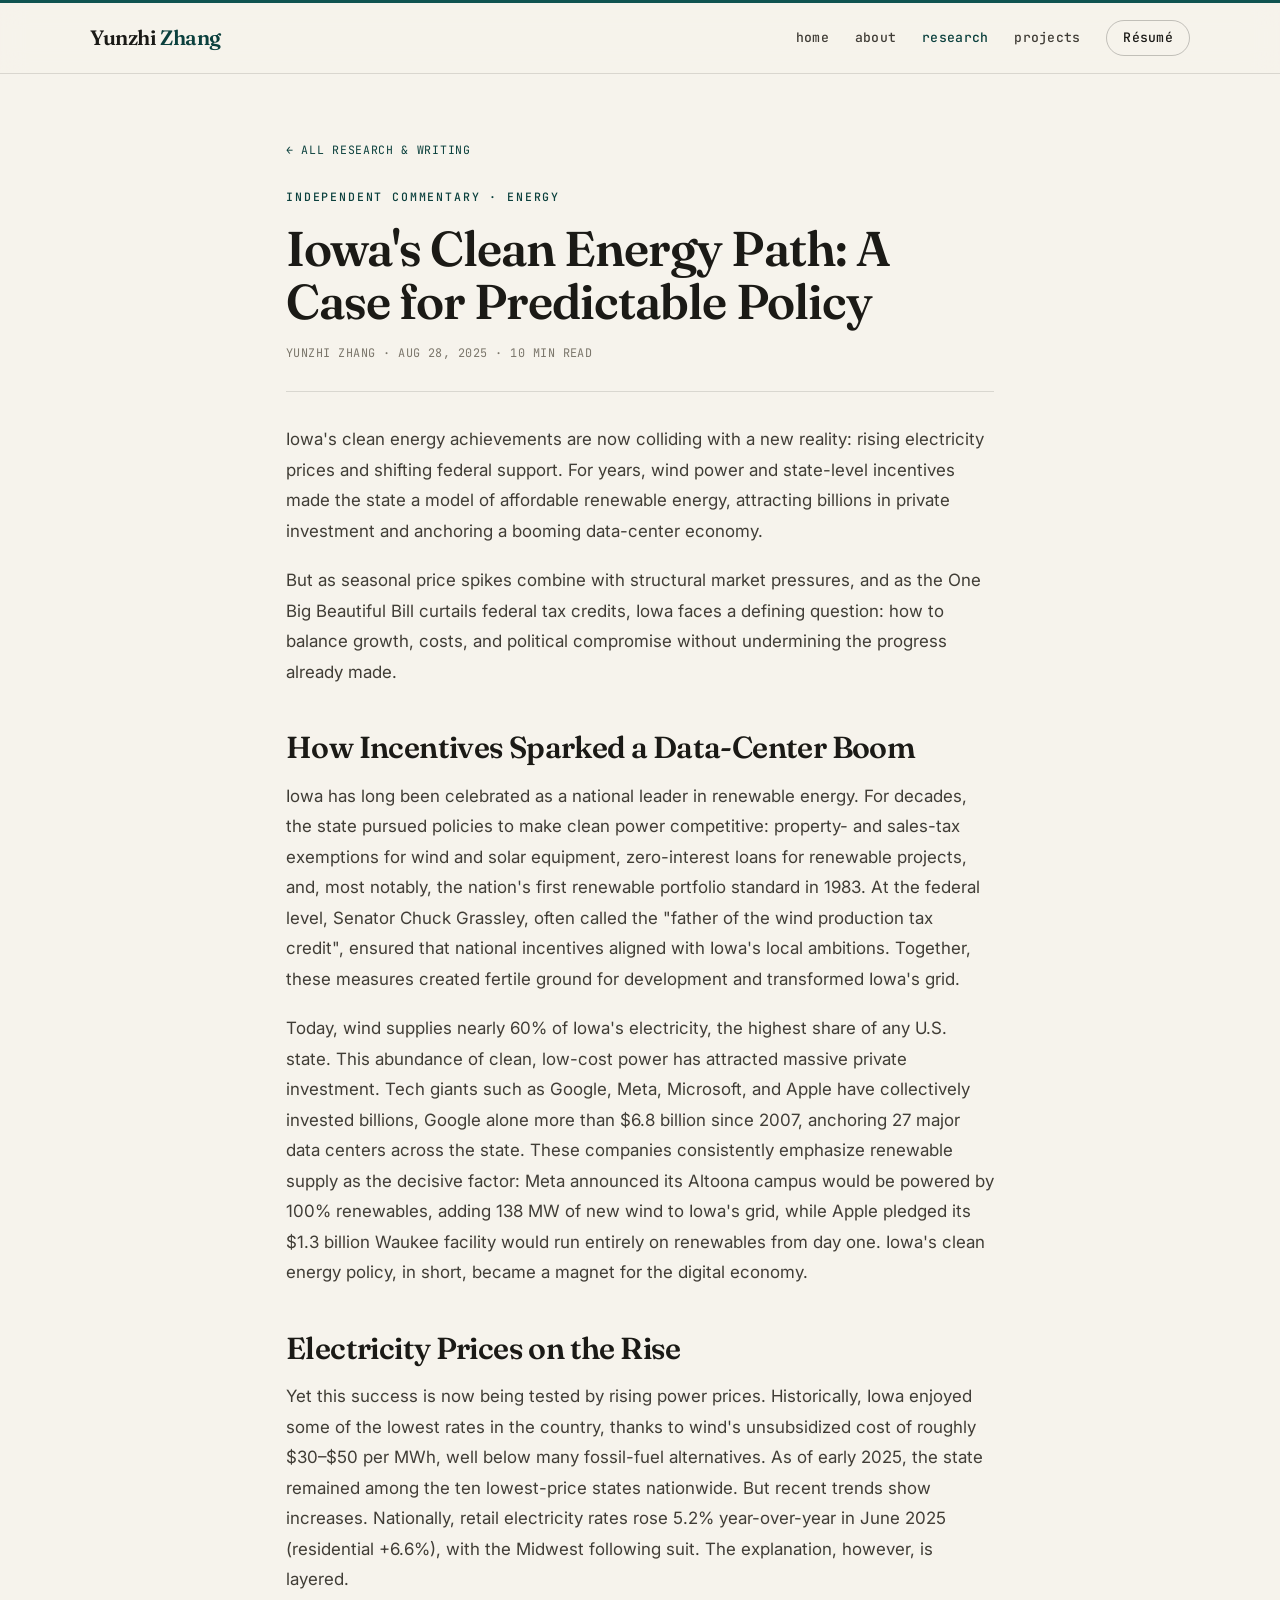
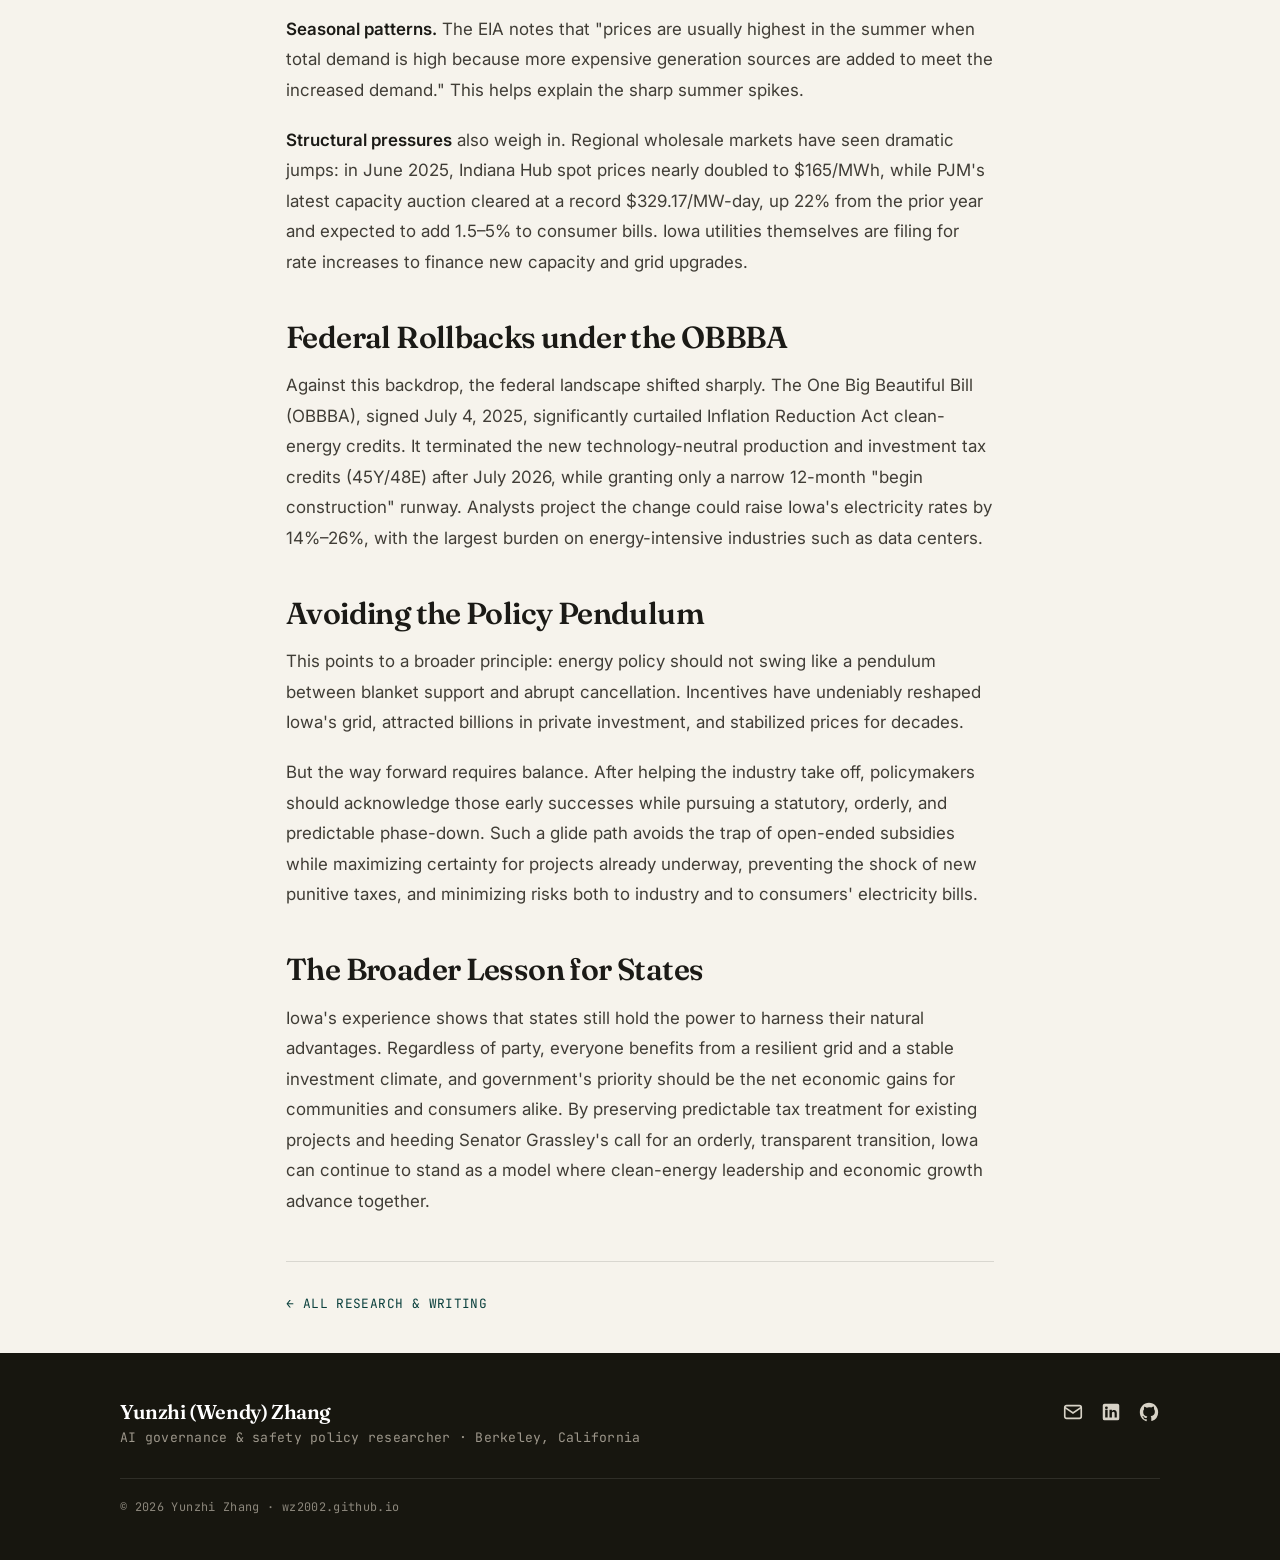
<file: iowa-clean-energy.html>
<!DOCTYPE html>
<html lang="en">
<head>
<meta charset="utf-8">
<script>document.documentElement.classList.add('js')</script>
<meta name="viewport" content="width=device-width, initial-scale=1">
<title>Iowa's Clean Energy Path: A Case for Predictable Policy, Yunzhi (Wendy) Zhang</title>
<meta name="description" content="How Iowa's wind boom and data-center economy collide with rising prices and federal credit rollbacks, and the case for a predictable, orderly policy phase-down. Independent commentary by Yunzhi (Wendy) Zhang.">
<link rel="preconnect" href="https://fonts.googleapis.com">
<link rel="preconnect" href="https://fonts.gstatic.com" crossorigin>
<link href="https://fonts.googleapis.com/css2?family=Fraunces:opsz,wght@9..144,400;9..144,500;9..144,600;9..144,700&family=Inter:wght@400;500;600&family=JetBrains+Mono:wght@400;500&display=swap" rel="stylesheet">
<link rel="stylesheet" href="styles.css?v=9">
</head>
<body>
<div class="topbar"></div>
<header class="nav"><div class="wrap nav-inner">
  <a class="brand" href="index.html">Yunzhi <span>Zhang</span></a>
  <nav class="nav-links">
    <a href="index.html">home</a>
    <a href="about.html">about</a>
    <a class="active" href="research.html">research</a>
    <a href="projects.html">projects</a>
    <a class="btn-sm" href="assets/Yunzhi-Zhang-Resume.pdf" target="_blank" rel="noopener">Résumé</a>
  </nav>
</div></header>

<main>
<article class="article"><div class="wrap article-wrap">
  <a class="article-back" href="research.html">&larr; All research &amp; writing</a>
  <p class="kicker">Independent commentary · Energy</p>
  <h1 class="article-title">Iowa's Clean Energy Path: A Case for Predictable Policy</h1>
  <p class="article-byline">Yunzhi Zhang · Aug 28, 2025 · 10 min read</p>
  <div class="article-body">
    <p>Iowa's clean energy achievements are now colliding with a new reality: rising electricity prices and shifting federal support. For years, wind power and state-level incentives made the state a model of affordable renewable energy, attracting billions in private investment and anchoring a booming data-center economy.</p>
    <p>But as seasonal price spikes combine with structural market pressures, and as the One Big Beautiful Bill curtails federal tax credits, Iowa faces a defining question: how to balance growth, costs, and political compromise without undermining the progress already made.</p>

    <h2>How Incentives Sparked a Data-Center Boom</h2>
    <p>Iowa has long been celebrated as a national leader in renewable energy. For decades, the state pursued policies to make clean power competitive: property- and sales-tax exemptions for wind and solar equipment, zero-interest loans for renewable projects, and, most notably, the nation's first renewable portfolio standard in 1983. At the federal level, Senator Chuck Grassley, often called the "father of the wind production tax credit", ensured that national incentives aligned with Iowa's local ambitions. Together, these measures created fertile ground for development and transformed Iowa's grid.</p>
    <p>Today, wind supplies nearly 60% of Iowa's electricity, the highest share of any U.S. state. This abundance of clean, low-cost power has attracted massive private investment. Tech giants such as Google, Meta, Microsoft, and Apple have collectively invested billions, Google alone more than $6.8 billion since 2007, anchoring 27 major data centers across the state. These companies consistently emphasize renewable supply as the decisive factor: Meta announced its Altoona campus would be powered by 100% renewables, adding 138 MW of new wind to Iowa's grid, while Apple pledged its $1.3 billion Waukee facility would run entirely on renewables from day one. Iowa's clean energy policy, in short, became a magnet for the digital economy.</p>

    <h2>Electricity Prices on the Rise</h2>
    <p>Yet this success is now being tested by rising power prices. Historically, Iowa enjoyed some of the lowest rates in the country, thanks to wind's unsubsidized cost of roughly $30–$50 per MWh, well below many fossil-fuel alternatives. As of early 2025, the state remained among the ten lowest-price states nationwide. But recent trends show increases. Nationally, retail electricity rates rose 5.2% year-over-year in June 2025 (residential +6.6%), with the Midwest following suit. The explanation, however, is layered.</p>
    <p><strong>Seasonal patterns.</strong> The EIA notes that "prices are usually highest in the summer when total demand is high because more expensive generation sources are added to meet the increased demand." This helps explain the sharp summer spikes.</p>
    <p><strong>Structural pressures</strong> also weigh in. Regional wholesale markets have seen dramatic jumps: in June 2025, Indiana Hub spot prices nearly doubled to $165/MWh, while PJM's latest capacity auction cleared at a record $329.17/MW-day, up 22% from the prior year and expected to add 1.5–5% to consumer bills. Iowa utilities themselves are filing for rate increases to finance new capacity and grid upgrades.</p>

    <h2>Federal Rollbacks under the OBBBA</h2>
    <p>Against this backdrop, the federal landscape shifted sharply. The One Big Beautiful Bill (OBBBA), signed July 4, 2025, significantly curtailed Inflation Reduction Act clean-energy credits. It terminated the new technology-neutral production and investment tax credits (45Y/48E) after July 2026, while granting only a narrow 12-month "begin construction" runway. Analysts project the change could raise Iowa's electricity rates by 14%–26%, with the largest burden on energy-intensive industries such as data centers.</p>

    <h2>Avoiding the Policy Pendulum</h2>
    <p>This points to a broader principle: energy policy should not swing like a pendulum between blanket support and abrupt cancellation. Incentives have undeniably reshaped Iowa's grid, attracted billions in private investment, and stabilized prices for decades.</p>
    <p>But the way forward requires balance. After helping the industry take off, policymakers should acknowledge those early successes while pursuing a statutory, orderly, and predictable phase-down. Such a glide path avoids the trap of open-ended subsidies while maximizing certainty for projects already underway, preventing the shock of new punitive taxes, and minimizing risks both to industry and to consumers' electricity bills.</p>

    <h2>The Broader Lesson for States</h2>
    <p>Iowa's experience shows that states still hold the power to harness their natural advantages. Regardless of party, everyone benefits from a resilient grid and a stable investment climate, and government's priority should be the net economic gains for communities and consumers alike. By preserving predictable tax treatment for existing projects and heeding Senator Grassley's call for an orderly, transparent transition, Iowa can continue to stand as a model where clean-energy leadership and economic growth advance together.</p>
  </div>
  <div class="article-foot">
    <a class="morelink" href="research.html">&larr; All research &amp; writing</a>
  </div>
</div></article>
</main>

<footer class="foot"><div class="wrap">
  <div class="foot-inner">
    <div>
      <p class="foot-name">Yunzhi (Wendy) Zhang</p>
      <p class="foot-sub">AI governance &amp; safety policy researcher · Berkeley, California</p>
    </div>
    <div class="foot-social">
      <a href="mailto:wendyzhang20021111@gmail.com" aria-label="Email"><svg viewBox="0 0 24 24" fill="none" stroke="currentColor" stroke-width="1.8"><rect x="3" y="5" width="18" height="14" rx="2"/><path d="m3 7 9 6 9-6"/></svg></a>
      <a href="https://www.linkedin.com/in/yunzhi-zhang-393a45335/" target="_blank" rel="noopener" aria-label="LinkedIn"><svg viewBox="0 0 24 24" fill="currentColor"><path d="M19 3a2 2 0 0 1 2 2v14a2 2 0 0 1-2 2H5a2 2 0 0 1-2-2V5a2 2 0 0 1 2-2h14zM8.34 9.5H5.67V18h2.67V9.5zM7 5.9A1.55 1.55 0 1 0 7 9a1.55 1.55 0 0 0 0-3.1zM18.33 18v-4.66c0-2.4-1.28-3.52-3-3.52-1.38 0-2 .76-2.34 1.3V9.5h-2.66V18h2.66v-4.2c0-1.1.21-2.17 1.58-2.17 1.35 0 1.37 1.26 1.37 2.24V18z"/></svg></a>
      <a href="https://github.com/WZ2002" target="_blank" rel="noopener" aria-label="GitHub"><svg viewBox="0 0 24 24" fill="currentColor"><path d="M12 2C6.48 2 2 6.58 2 12.25c0 4.53 2.87 8.37 6.84 9.73.5.1.68-.22.68-.49v-1.7c-2.78.62-3.37-1.37-3.37-1.37-.45-1.18-1.1-1.5-1.1-1.5-.91-.63.07-.62.07-.62 1 .07 1.53 1.06 1.53 1.06.9 1.57 2.36 1.12 2.94.85.09-.66.35-1.12.63-1.37-2.22-.26-4.56-1.14-4.56-5.07 0-1.12.39-2.03 1.03-2.75-.1-.26-.45-1.3.1-2.7 0 0 .84-.28 2.75 1.05A9.4 9.4 0 0 1 12 6.85c.85 0 1.71.12 2.51.34 1.91-1.33 2.75-1.05 2.75-1.05.55 1.4.2 2.44.1 2.7.64.72 1.03 1.63 1.03 2.75 0 3.94-2.34 4.81-4.57 5.06.36.32.68.94.68 1.9v2.82c0 .27.18.6.69.49A10.26 10.26 0 0 0 22 12.25C22 6.58 17.52 2 12 2z"/></svg></a>
    </div>
  </div>
  <p class="foot-copy">© 2026 Yunzhi Zhang · wz2002.github.io</p>
</div></footer>
<script src="main.js"></script>
</body>
</html>
</file>
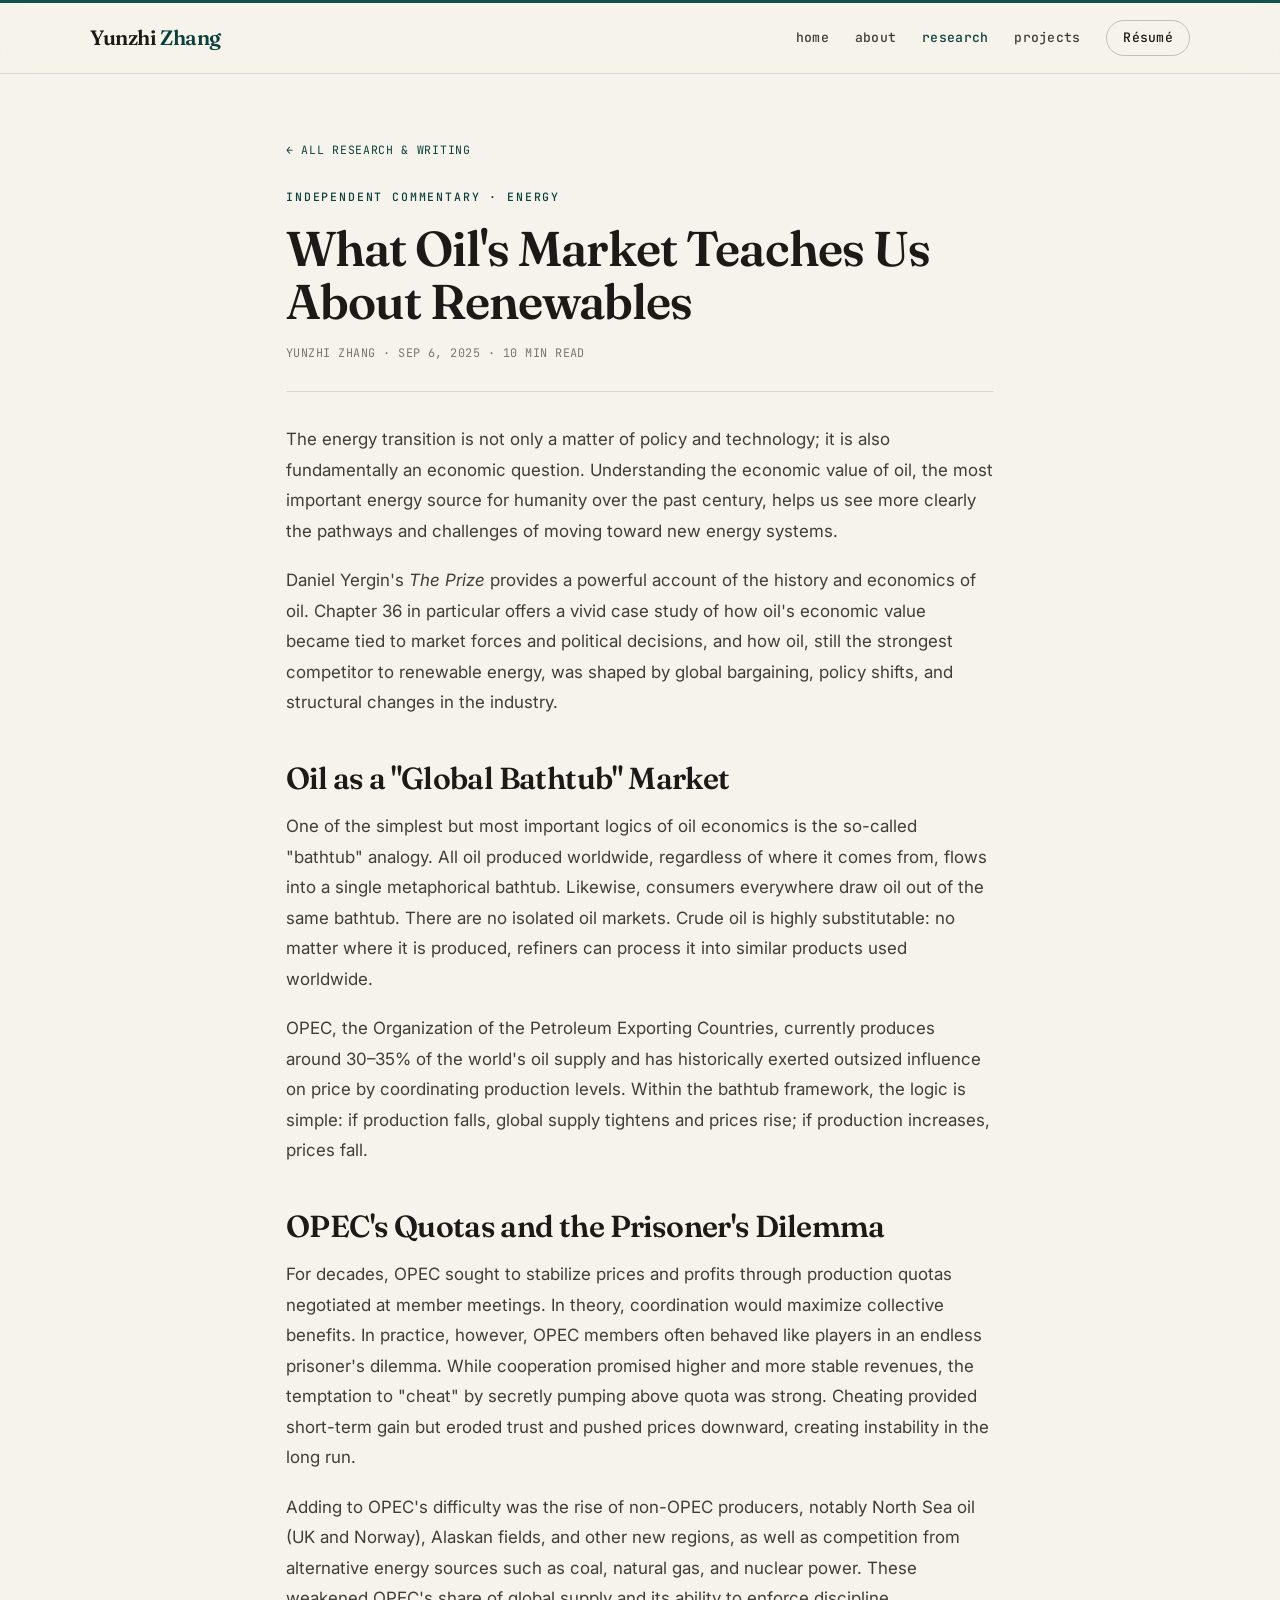
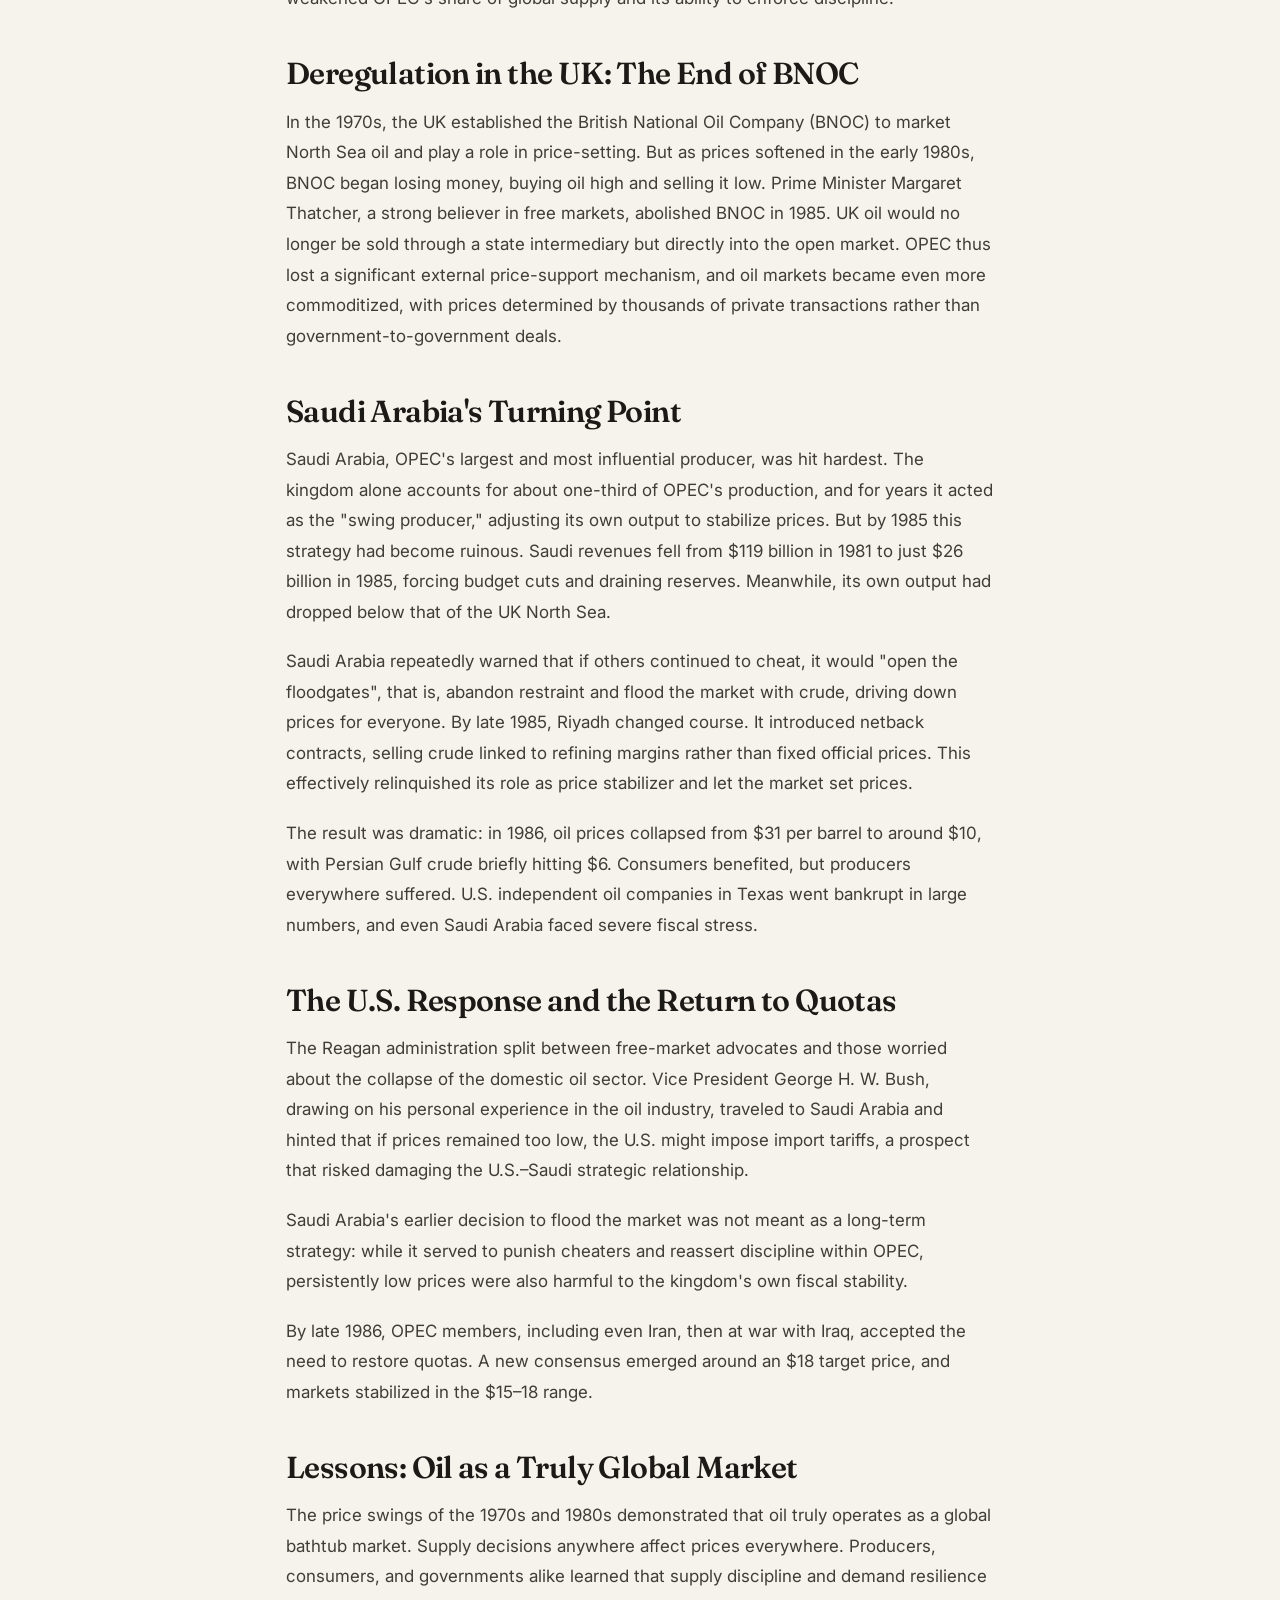
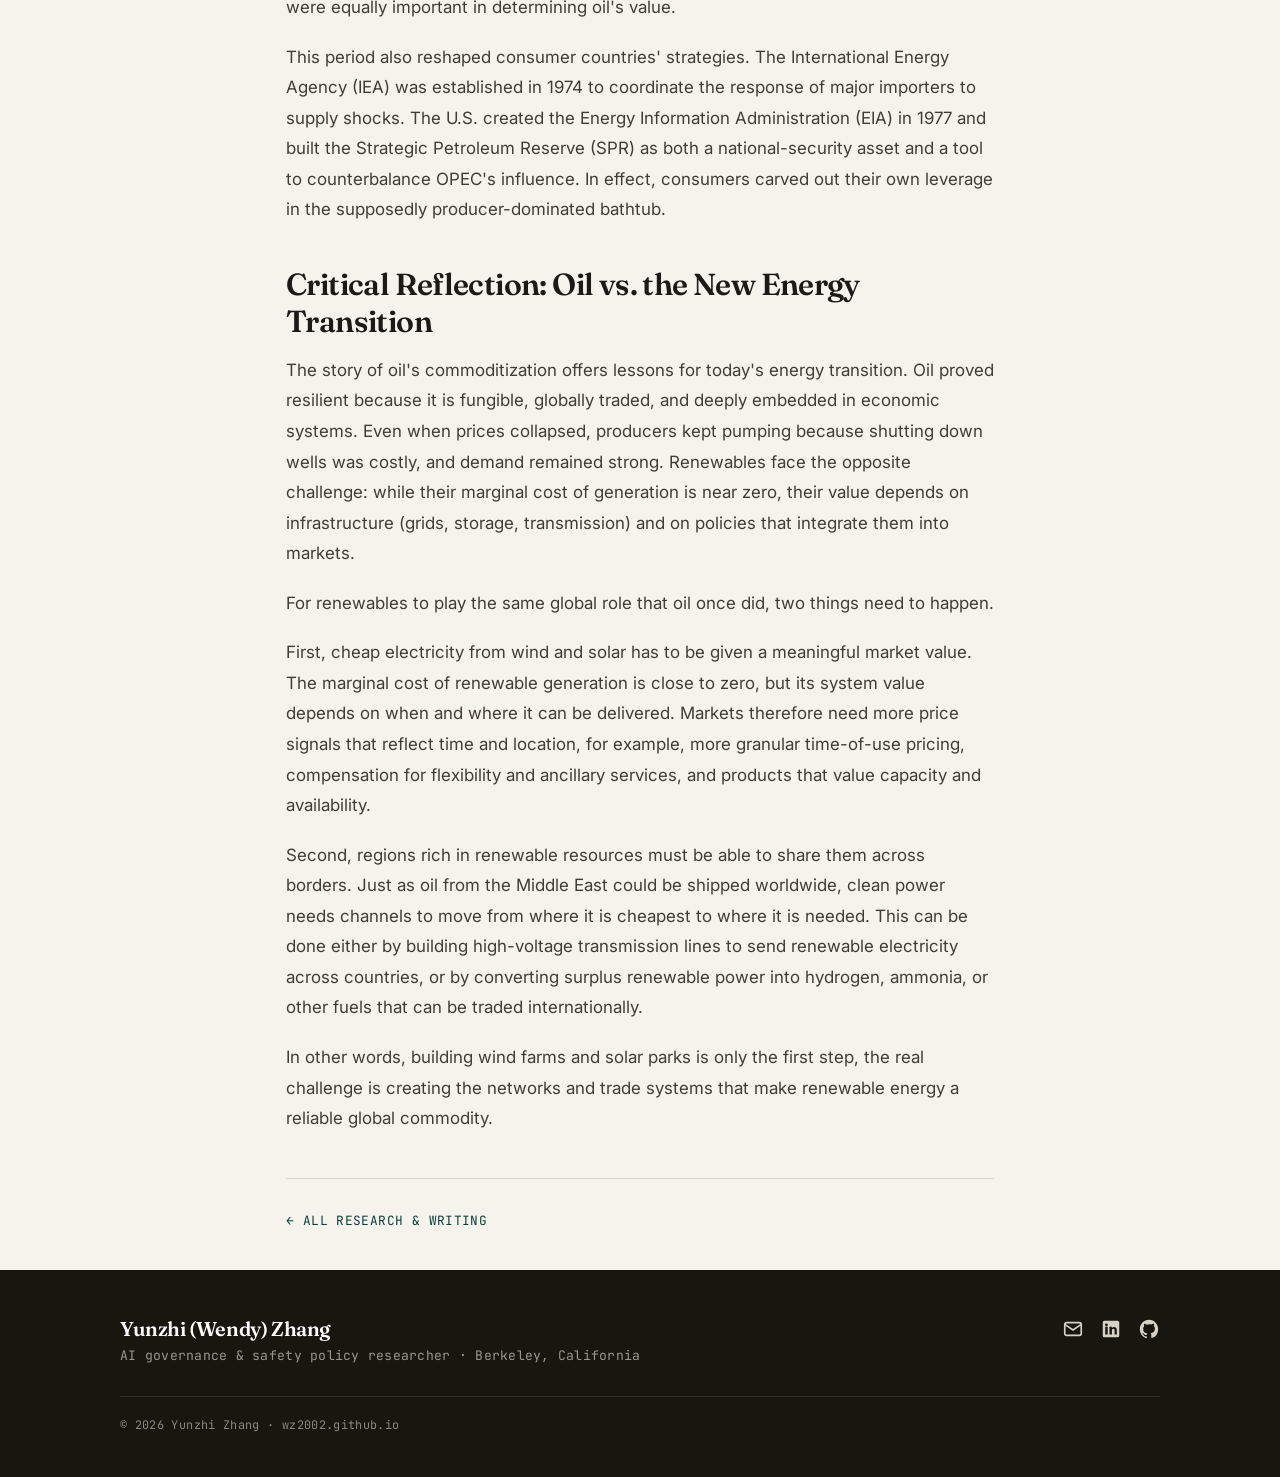
<file: oil-and-renewables.html>
<!DOCTYPE html>
<html lang="en">
<head>
<meta charset="utf-8">
<script>document.documentElement.classList.add('js')</script>
<meta name="viewport" content="width=device-width, initial-scale=1">
<title>What Oil's Market Teaches Us About Renewables, Yunzhi (Wendy) Zhang</title>
<meta name="description" content="What the global oil market, OPEC quotas, price wars, and commoditization, reveals about what it takes to make renewable power a tradable global commodity. Independent commentary by Yunzhi (Wendy) Zhang.">
<link rel="preconnect" href="https://fonts.googleapis.com">
<link rel="preconnect" href="https://fonts.gstatic.com" crossorigin>
<link href="https://fonts.googleapis.com/css2?family=Fraunces:opsz,wght@9..144,400;9..144,500;9..144,600;9..144,700&family=Inter:wght@400;500;600&family=JetBrains+Mono:wght@400;500&display=swap" rel="stylesheet">
<link rel="stylesheet" href="styles.css?v=9">
</head>
<body>
<div class="topbar"></div>
<header class="nav"><div class="wrap nav-inner">
  <a class="brand" href="index.html">Yunzhi <span>Zhang</span></a>
  <nav class="nav-links">
    <a href="index.html">home</a>
    <a href="about.html">about</a>
    <a class="active" href="research.html">research</a>
    <a href="projects.html">projects</a>
    <a class="btn-sm" href="assets/Yunzhi-Zhang-Resume.pdf" target="_blank" rel="noopener">Résumé</a>
  </nav>
</div></header>

<main>
<article class="article"><div class="wrap article-wrap">
  <a class="article-back" href="research.html">&larr; All research &amp; writing</a>
  <p class="kicker">Independent commentary · Energy</p>
  <h1 class="article-title">What Oil's Market Teaches Us About Renewables</h1>
  <p class="article-byline">Yunzhi Zhang · Sep 6, 2025 · 10 min read</p>
  <div class="article-body">
    <p>The energy transition is not only a matter of policy and technology; it is also fundamentally an economic question. Understanding the economic value of oil, the most important energy source for humanity over the past century, helps us see more clearly the pathways and challenges of moving toward new energy systems.</p>
    <p>Daniel Yergin's <em>The Prize</em> provides a powerful account of the history and economics of oil. Chapter 36 in particular offers a vivid case study of how oil's economic value became tied to market forces and political decisions, and how oil, still the strongest competitor to renewable energy, was shaped by global bargaining, policy shifts, and structural changes in the industry.</p>

    <h2>Oil as a "Global Bathtub" Market</h2>
    <p>One of the simplest but most important logics of oil economics is the so-called "bathtub" analogy. All oil produced worldwide, regardless of where it comes from, flows into a single metaphorical bathtub. Likewise, consumers everywhere draw oil out of the same bathtub. There are no isolated oil markets. Crude oil is highly substitutable: no matter where it is produced, refiners can process it into similar products used worldwide.</p>
    <p>OPEC, the Organization of the Petroleum Exporting Countries, currently produces around 30–35% of the world's oil supply and has historically exerted outsized influence on price by coordinating production levels. Within the bathtub framework, the logic is simple: if production falls, global supply tightens and prices rise; if production increases, prices fall.</p>

    <h2>OPEC's Quotas and the Prisoner's Dilemma</h2>
    <p>For decades, OPEC sought to stabilize prices and profits through production quotas negotiated at member meetings. In theory, coordination would maximize collective benefits. In practice, however, OPEC members often behaved like players in an endless prisoner's dilemma. While cooperation promised higher and more stable revenues, the temptation to "cheat" by secretly pumping above quota was strong. Cheating provided short-term gain but eroded trust and pushed prices downward, creating instability in the long run.</p>
    <p>Adding to OPEC's difficulty was the rise of non-OPEC producers, notably North Sea oil (UK and Norway), Alaskan fields, and other new regions, as well as competition from alternative energy sources such as coal, natural gas, and nuclear power. These weakened OPEC's share of global supply and its ability to enforce discipline.</p>

    <h2>Deregulation in the UK: The End of BNOC</h2>
    <p>In the 1970s, the UK established the British National Oil Company (BNOC) to market North Sea oil and play a role in price-setting. But as prices softened in the early 1980s, BNOC began losing money, buying oil high and selling it low. Prime Minister Margaret Thatcher, a strong believer in free markets, abolished BNOC in 1985. UK oil would no longer be sold through a state intermediary but directly into the open market. OPEC thus lost a significant external price-support mechanism, and oil markets became even more commoditized, with prices determined by thousands of private transactions rather than government-to-government deals.</p>

    <h2>Saudi Arabia's Turning Point</h2>
    <p>Saudi Arabia, OPEC's largest and most influential producer, was hit hardest. The kingdom alone accounts for about one-third of OPEC's production, and for years it acted as the "swing producer," adjusting its own output to stabilize prices. But by 1985 this strategy had become ruinous. Saudi revenues fell from $119 billion in 1981 to just $26 billion in 1985, forcing budget cuts and draining reserves. Meanwhile, its own output had dropped below that of the UK North Sea.</p>
    <p>Saudi Arabia repeatedly warned that if others continued to cheat, it would "open the floodgates", that is, abandon restraint and flood the market with crude, driving down prices for everyone. By late 1985, Riyadh changed course. It introduced netback contracts, selling crude linked to refining margins rather than fixed official prices. This effectively relinquished its role as price stabilizer and let the market set prices.</p>
    <p>The result was dramatic: in 1986, oil prices collapsed from $31 per barrel to around $10, with Persian Gulf crude briefly hitting $6. Consumers benefited, but producers everywhere suffered. U.S. independent oil companies in Texas went bankrupt in large numbers, and even Saudi Arabia faced severe fiscal stress.</p>

    <h2>The U.S. Response and the Return to Quotas</h2>
    <p>The Reagan administration split between free-market advocates and those worried about the collapse of the domestic oil sector. Vice President George H. W. Bush, drawing on his personal experience in the oil industry, traveled to Saudi Arabia and hinted that if prices remained too low, the U.S. might impose import tariffs, a prospect that risked damaging the U.S.–Saudi strategic relationship.</p>
    <p>Saudi Arabia's earlier decision to flood the market was not meant as a long-term strategy: while it served to punish cheaters and reassert discipline within OPEC, persistently low prices were also harmful to the kingdom's own fiscal stability.</p>
    <p>By late 1986, OPEC members, including even Iran, then at war with Iraq, accepted the need to restore quotas. A new consensus emerged around an $18 target price, and markets stabilized in the $15–18 range.</p>

    <h2>Lessons: Oil as a Truly Global Market</h2>
    <p>The price swings of the 1970s and 1980s demonstrated that oil truly operates as a global bathtub market. Supply decisions anywhere affect prices everywhere. Producers, consumers, and governments alike learned that supply discipline and demand resilience were equally important in determining oil's value.</p>
    <p>This period also reshaped consumer countries' strategies. The International Energy Agency (IEA) was established in 1974 to coordinate the response of major importers to supply shocks. The U.S. created the Energy Information Administration (EIA) in 1977 and built the Strategic Petroleum Reserve (SPR) as both a national-security asset and a tool to counterbalance OPEC's influence. In effect, consumers carved out their own leverage in the supposedly producer-dominated bathtub.</p>

    <h2>Critical Reflection: Oil vs. the New Energy Transition</h2>
    <p>The story of oil's commoditization offers lessons for today's energy transition. Oil proved resilient because it is fungible, globally traded, and deeply embedded in economic systems. Even when prices collapsed, producers kept pumping because shutting down wells was costly, and demand remained strong. Renewables face the opposite challenge: while their marginal cost of generation is near zero, their value depends on infrastructure (grids, storage, transmission) and on policies that integrate them into markets.</p>
    <p>For renewables to play the same global role that oil once did, two things need to happen.</p>
    <p>First, cheap electricity from wind and solar has to be given a meaningful market value. The marginal cost of renewable generation is close to zero, but its system value depends on when and where it can be delivered. Markets therefore need more price signals that reflect time and location, for example, more granular time-of-use pricing, compensation for flexibility and ancillary services, and products that value capacity and availability.</p>
    <p>Second, regions rich in renewable resources must be able to share them across borders. Just as oil from the Middle East could be shipped worldwide, clean power needs channels to move from where it is cheapest to where it is needed. This can be done either by building high-voltage transmission lines to send renewable electricity across countries, or by converting surplus renewable power into hydrogen, ammonia, or other fuels that can be traded internationally.</p>
    <p>In other words, building wind farms and solar parks is only the first step, the real challenge is creating the networks and trade systems that make renewable energy a reliable global commodity.</p>
  </div>
  <div class="article-foot">
    <a class="morelink" href="research.html">&larr; All research &amp; writing</a>
  </div>
</div></article>
</main>

<footer class="foot"><div class="wrap">
  <div class="foot-inner">
    <div>
      <p class="foot-name">Yunzhi (Wendy) Zhang</p>
      <p class="foot-sub">AI governance &amp; safety policy researcher · Berkeley, California</p>
    </div>
    <div class="foot-social">
      <a href="mailto:wendyzhang20021111@gmail.com" aria-label="Email"><svg viewBox="0 0 24 24" fill="none" stroke="currentColor" stroke-width="1.8"><rect x="3" y="5" width="18" height="14" rx="2"/><path d="m3 7 9 6 9-6"/></svg></a>
      <a href="https://www.linkedin.com/in/yunzhi-zhang-393a45335/" target="_blank" rel="noopener" aria-label="LinkedIn"><svg viewBox="0 0 24 24" fill="currentColor"><path d="M19 3a2 2 0 0 1 2 2v14a2 2 0 0 1-2 2H5a2 2 0 0 1-2-2V5a2 2 0 0 1 2-2h14zM8.34 9.5H5.67V18h2.67V9.5zM7 5.9A1.55 1.55 0 1 0 7 9a1.55 1.55 0 0 0 0-3.1zM18.33 18v-4.66c0-2.4-1.28-3.52-3-3.52-1.38 0-2 .76-2.34 1.3V9.5h-2.66V18h2.66v-4.2c0-1.1.21-2.17 1.58-2.17 1.35 0 1.37 1.26 1.37 2.24V18z"/></svg></a>
      <a href="https://github.com/WZ2002" target="_blank" rel="noopener" aria-label="GitHub"><svg viewBox="0 0 24 24" fill="currentColor"><path d="M12 2C6.48 2 2 6.58 2 12.25c0 4.53 2.87 8.37 6.84 9.73.5.1.68-.22.68-.49v-1.7c-2.78.62-3.37-1.37-3.37-1.37-.45-1.18-1.1-1.5-1.1-1.5-.91-.63.07-.62.07-.62 1 .07 1.53 1.06 1.53 1.06.9 1.57 2.36 1.12 2.94.85.09-.66.35-1.12.63-1.37-2.22-.26-4.56-1.14-4.56-5.07 0-1.12.39-2.03 1.03-2.75-.1-.26-.45-1.3.1-2.7 0 0 .84-.28 2.75 1.05A9.4 9.4 0 0 1 12 6.85c.85 0 1.71.12 2.51.34 1.91-1.33 2.75-1.05 2.75-1.05.55 1.4.2 2.44.1 2.7.64.72 1.03 1.63 1.03 2.75 0 3.94-2.34 4.81-4.57 5.06.36.32.68.94.68 1.9v2.82c0 .27.18.6.69.49A10.26 10.26 0 0 0 22 12.25C22 6.58 17.52 2 12 2z"/></svg></a>
    </div>
  </div>
  <p class="foot-copy">© 2026 Yunzhi Zhang · wz2002.github.io</p>
</div></footer>
<script src="main.js"></script>
</body>
</html>
</file>
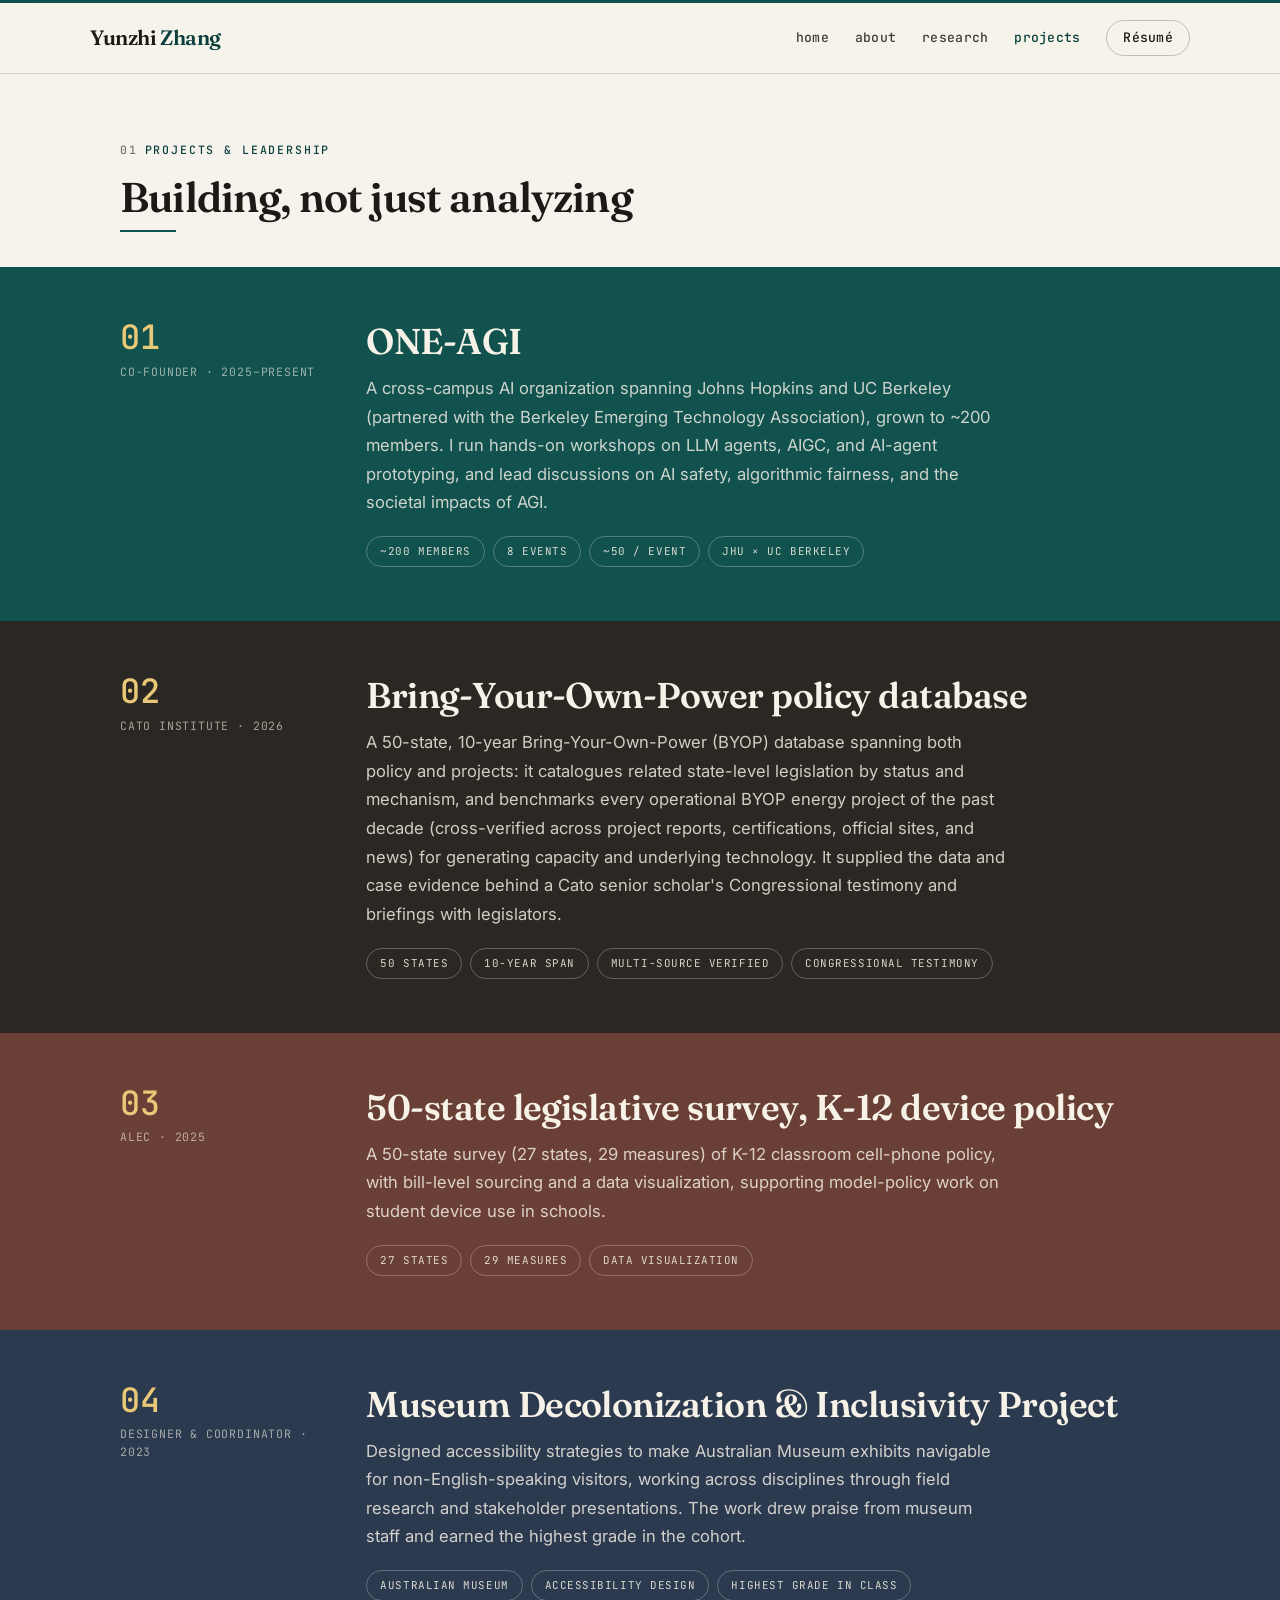
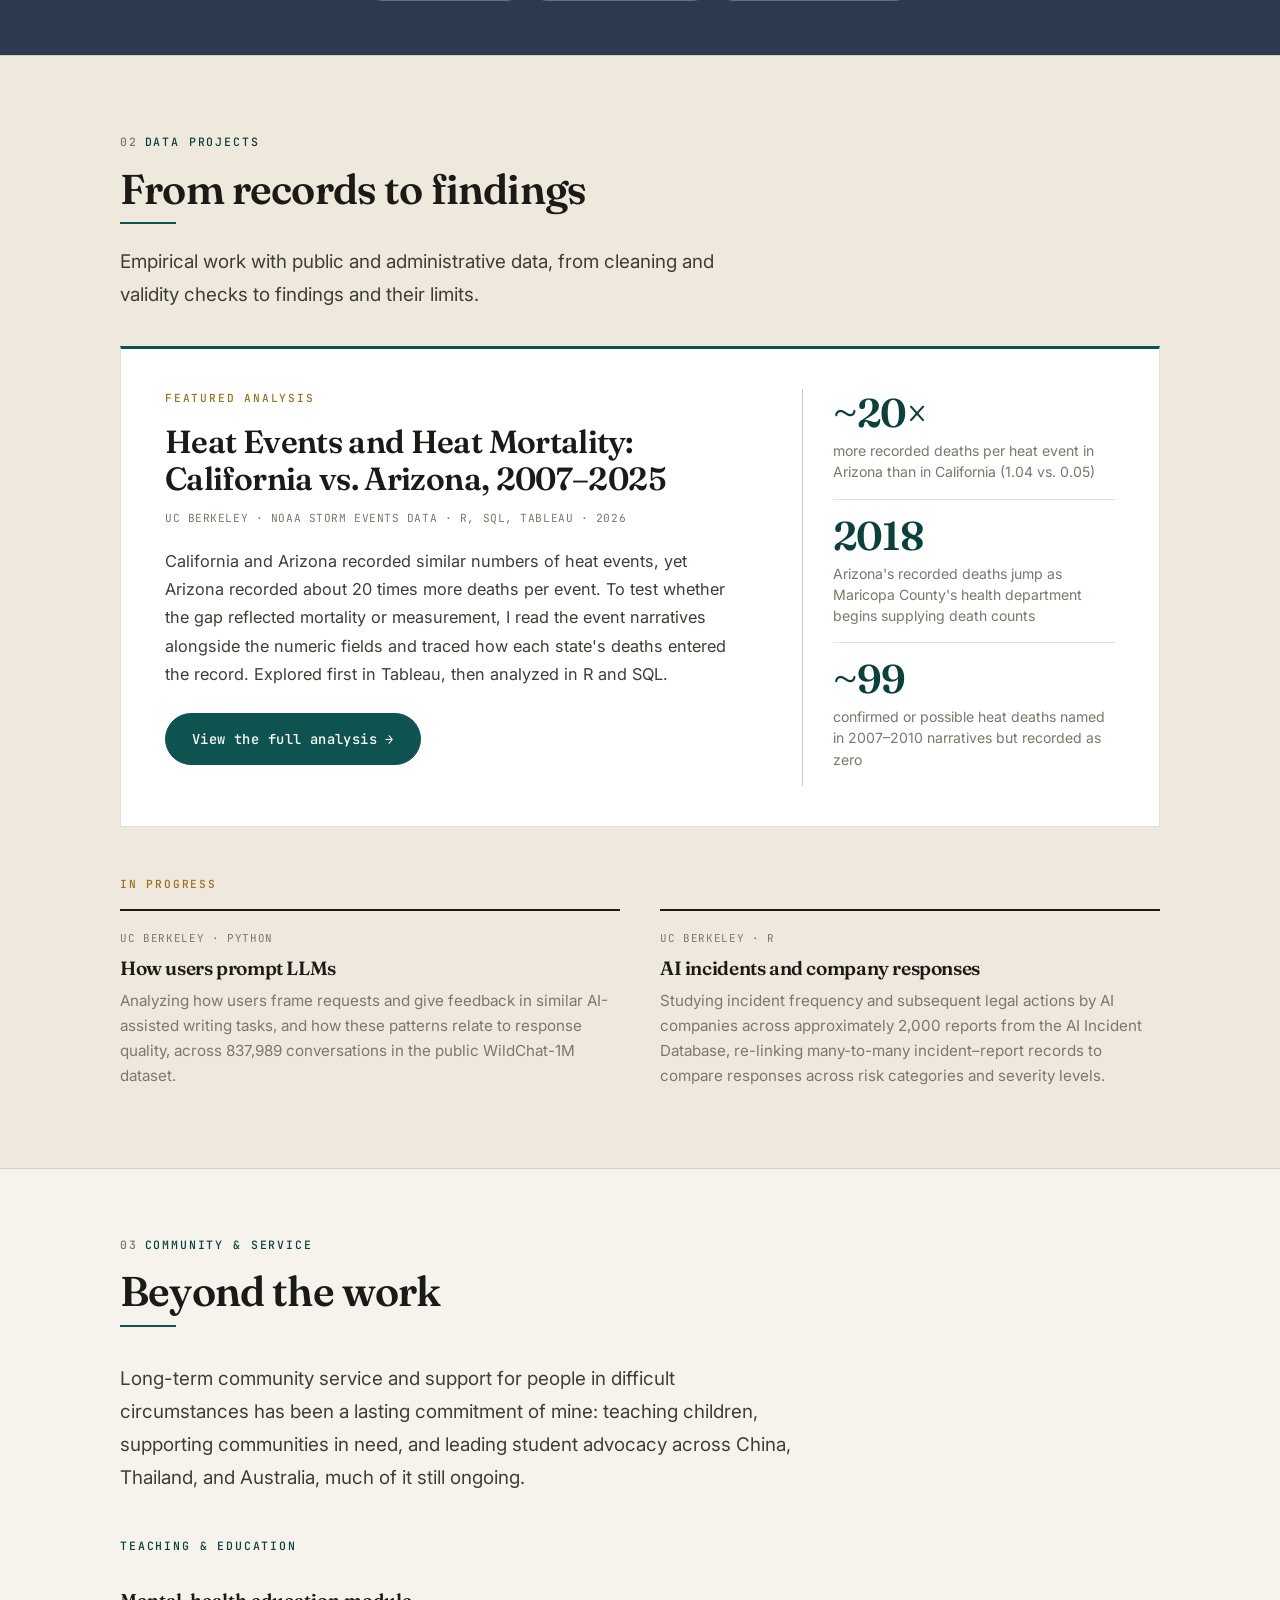
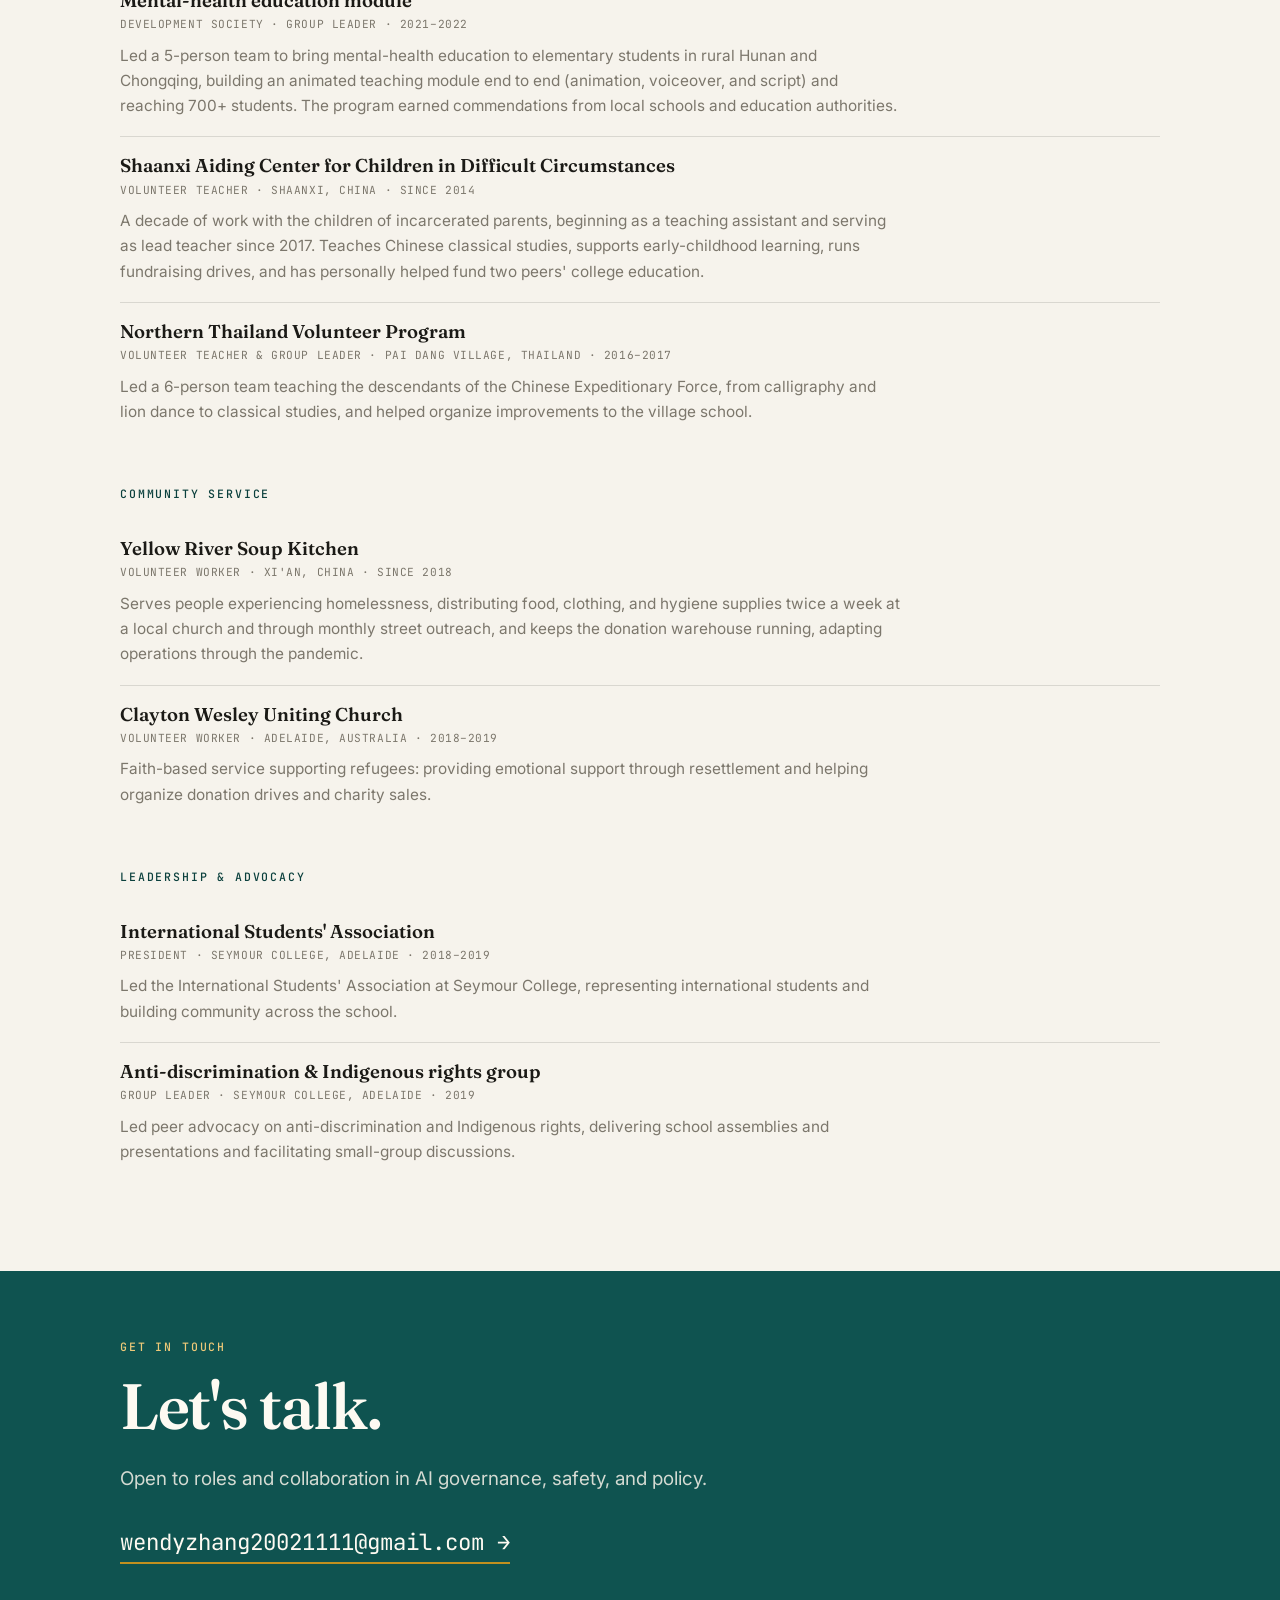
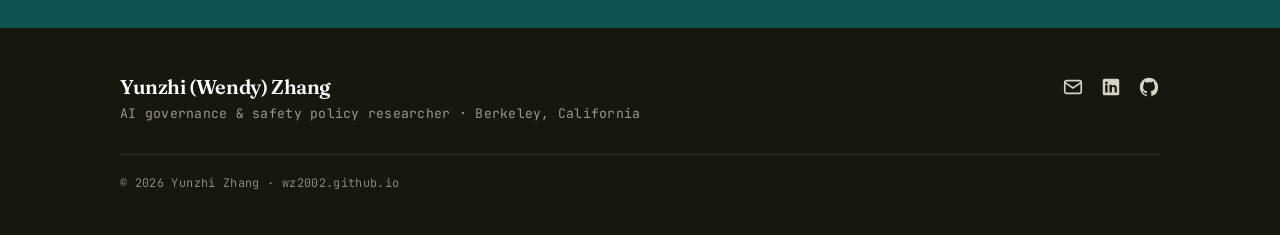
<file: projects.html>
<!DOCTYPE html>
<html lang="en">
<head>
<meta charset="utf-8">
<script>document.documentElement.classList.add('js')</script>
<meta name="viewport" content="width=device-width, initial-scale=1">
<title>Projects & Leadership, Yunzhi (Wendy) Zhang</title>
<meta name="description" content="Projects and leadership by Yunzhi (Wendy) Zhang: ONE-AGI, policy databases, data projects, and community work.">
<link rel="preconnect" href="https://fonts.googleapis.com">
<link rel="preconnect" href="https://fonts.gstatic.com" crossorigin>
<link href="https://fonts.googleapis.com/css2?family=Fraunces:opsz,wght@9..144,400;9..144,500;9..144,600&family=Inter:wght@400;500;600&family=JetBrains+Mono:wght@400;500&display=swap" rel="stylesheet">
<link rel="stylesheet" href="styles.css?v=13">
</head>
<body>
<div class="topbar"></div>
<header class="nav"><div class="wrap nav-inner">
  <a class="brand" href="index.html">Yunzhi <span>Zhang</span></a>
  <nav class="nav-links">
    <a href="index.html">Home</a>
    <a href="about.html">About</a>
    <a href="research.html">Research</a>
    <a class="active" href="projects.html">Projects</a>
    <a class="btn-sm" href="assets/Yunzhi-Zhang-Resume.pdf" target="_blank" rel="noopener">Résumé</a>
  </nav>
</div></header>

<main>
<section style="padding-bottom:0">
  <div class="wrap">
  <div class="sec-head reveal"><p class="kicker"><span class="sec-num">01</span> Projects &amp; leadership</p><h2>Building, not just analyzing</h2><div class="rule"></div></div>
  </div>
  <ol class="projlist" style="margin-bottom:0">
    <li class="proj reveal">
      <div class="proj-idx">
        <span class="proj-num">01</span>
        <span class="proj-meta">Co-founder · 2025–present</span>
      </div>
      <div class="proj-main">
        <h3 class="proj-t">ONE-AGI</h3>
        <p class="proj-d">A cross-campus AI organization spanning Johns Hopkins and UC Berkeley (partnered with the Berkeley Emerging Technology Association), grown to ~200 members. I run hands-on workshops on LLM agents, AIGC, and AI-agent prototyping, and lead discussions on AI safety, algorithmic fairness, and the societal impacts of AGI.</p>
        <ul class="proj-stats">
          <li>~200 members</li>
          <li>8 events</li>
          <li>~50 / event</li>
          <li>JHU × UC Berkeley</li>
        </ul>
      </div>
    </li>
    <li class="proj reveal">
      <div class="proj-idx">
        <span class="proj-num">02</span>
        <span class="proj-meta">Cato Institute · 2026</span>
      </div>
      <div class="proj-main">
        <h3 class="proj-t">Bring-Your-Own-Power policy database</h3>
        <p class="proj-d">A 50-state, 10-year Bring-Your-Own-Power (BYOP) database spanning both policy and projects: it catalogues related state-level legislation by status and mechanism, and benchmarks every operational BYOP energy project of the past decade (cross-verified across project reports, certifications, official sites, and news) for generating capacity and underlying technology. It supplied the data and case evidence behind a Cato senior scholar's Congressional testimony and briefings with legislators.</p>
        <ul class="proj-stats">
          <li>50 states</li>
          <li>10-year span</li>
          <li>Multi-source verified</li>
          <li>Congressional testimony</li>
        </ul>
      </div>
    </li>
    <li class="proj reveal">
      <div class="proj-idx">
        <span class="proj-num">03</span>
        <span class="proj-meta">ALEC · 2025</span>
      </div>
      <div class="proj-main">
        <h3 class="proj-t">50-state legislative survey, K-12 device policy</h3>
        <p class="proj-d">A 50-state survey (27 states, 29 measures) of K-12 classroom cell-phone policy, with bill-level sourcing and a data visualization, supporting model-policy work on student device use in schools.</p>
        <ul class="proj-stats">
          <li>27 states</li>
          <li>29 measures</li>
          <li>Data visualization</li>
        </ul>
      </div>
    </li>
    <li class="proj reveal">
      <div class="proj-idx">
        <span class="proj-num">04</span>
        <span class="proj-meta">Designer &amp; coordinator · 2023</span>
      </div>
      <div class="proj-main">
        <h3 class="proj-t">Museum Decolonization &amp; Inclusivity Project</h3>
        <p class="proj-d">Designed accessibility strategies to make Australian Museum exhibits navigable for non-English-speaking visitors, working across disciplines through field research and stakeholder presentations. The work drew praise from museum staff and earned the highest grade in the cohort.</p>
        <ul class="proj-stats">
          <li>Australian Museum</li>
          <li>Accessibility design</li>
          <li>Highest grade in class</li>
        </ul>
      </div>
    </li>
  </ol>
</section>

<section class="data-sec"><div class="wrap">
  <div class="sec-head reveal"><p class="kicker"><span class="sec-num">02</span> Data projects</p><h2>From records to findings</h2><div class="rule"></div>
    <p class="lead" style="margin-top:1.3rem">Empirical work with public and administrative data, from cleaning and validity checks to findings and their limits.</p>
  </div>

  <article class="data-feature reveal">
    <div class="df-main">
      <p class="df-label">Featured analysis</p>
      <h3 class="df-title">Heat Events and Heat Mortality: California vs. Arizona, 2007–2025</h3>
      <p class="df-meta">UC Berkeley · NOAA Storm Events data · R, SQL, Tableau · 2026</p>
      <p class="df-d">California and Arizona recorded similar numbers of heat events, yet Arizona recorded about 20 times more deaths per event. To test whether the gap reflected mortality or measurement, I read the event narratives alongside the numeric fields and traced how each state's deaths entered the record. Explored first in Tableau, then analyzed in R and SQL.</p>
      <a class="btn btn-primary" href="projects/heat-mortality-analysis.html" target="_blank" rel="noopener">View the full analysis &rarr;</a>
    </div>
    <ul class="df-figs">
      <li><p class="df-n">~20&times;</p><p class="df-c">more recorded deaths per heat event in Arizona than in California (1.04 vs. 0.05)</p></li>
      <li><p class="df-n">2018</p><p class="df-c">Arizona's recorded deaths jump as Maricopa County's health department begins supplying death counts</p></li>
      <li><p class="df-n">~99</p><p class="df-c">confirmed or possible heat deaths named in 2007–2010 narratives but recorded as zero</p></li>
    </ul>
  </article>

  <p class="df-label reveal" style="margin-top:3rem">In progress</p>
  <div class="data-ongoing reveal">
    <div class="do-item">
      <p class="do-m">UC Berkeley · Python</p>
      <h3 class="do-t">How users prompt LLMs</h3>
      <p class="do-d">Analyzing how users frame requests and give feedback in similar AI-assisted writing tasks, and how these patterns relate to response quality, across 837,989 conversations in the public WildChat-1M dataset.</p>
    </div>
    <div class="do-item">
      <p class="do-m">UC Berkeley · R</p>
      <h3 class="do-t">AI incidents and company responses</h3>
      <p class="do-d">Studying incident frequency and subsequent legal actions by AI companies across approximately 2,000 reports from the AI Incident Database, re-linking many-to-many incident–report records to compare responses across risk categories and severity levels.</p>
    </div>
  </div>
</div></section>

<section><div class="wrap">
  <div class="sec-head reveal"><p class="kicker"><span class="sec-num">03</span> Community &amp; service</p><h2>Beyond the work</h2><div class="rule"></div></div>
  <p class="lead reveal" style="margin-bottom:.6rem">Long-term community service and support for people in difficult circumstances has been a lasting commitment of mine: teaching children, supporting communities in need, and leading student advocacy across China, Thailand, and Australia, much of it still ongoing.</p>

  <p class="workgroup reveal">Teaching &amp; education</p>
  <ul class="svc reveal">
    <li>
      <p class="svc-t">Mental-health education module</p>
      <p class="svc-m">Development Society · Group Leader · 2021–2022</p>
      <p class="svc-d">Led a 5-person team to bring mental-health education to elementary students in rural Hunan and Chongqing, building an animated teaching module end to end (animation, voiceover, and script) and reaching 700+ students. The program earned commendations from local schools and education authorities.</p>
    </li>
    <li>
      <p class="svc-t">Shaanxi Aiding Center for Children in Difficult Circumstances</p>
      <p class="svc-m">Volunteer Teacher · Shaanxi, China · Since 2014</p>
      <p class="svc-d">A decade of work with the children of incarcerated parents, beginning as a teaching assistant and serving as lead teacher since 2017. Teaches Chinese classical studies, supports early-childhood learning, runs fundraising drives, and has personally helped fund two peers' college education.</p>
    </li>
    <li>
      <p class="svc-t">Northern Thailand Volunteer Program</p>
      <p class="svc-m">Volunteer Teacher &amp; Group Leader · Pai Dang Village, Thailand · 2016–2017</p>
      <p class="svc-d">Led a 6-person team teaching the descendants of the Chinese Expeditionary Force, from calligraphy and lion dance to classical studies, and helped organize improvements to the village school.</p>
    </li>
  </ul>

  <p class="workgroup reveal">Community service</p>
  <ul class="svc reveal">
    <li>
      <p class="svc-t">Yellow River Soup Kitchen</p>
      <p class="svc-m">Volunteer Worker · Xi'an, China · Since 2018</p>
      <p class="svc-d">Serves people experiencing homelessness, distributing food, clothing, and hygiene supplies twice a week at a local church and through monthly street outreach, and keeps the donation warehouse running, adapting operations through the pandemic.</p>
    </li>
    <li>
      <p class="svc-t">Clayton Wesley Uniting Church</p>
      <p class="svc-m">Volunteer Worker · Adelaide, Australia · 2018–2019</p>
      <p class="svc-d">Faith-based service supporting refugees: providing emotional support through resettlement and helping organize donation drives and charity sales.</p>
    </li>
  </ul>

  <p class="workgroup reveal">Leadership &amp; advocacy</p>
  <ul class="svc reveal">
    <li>
      <p class="svc-t">International Students' Association</p>
      <p class="svc-m">President · Seymour College, Adelaide · 2018–2019</p>
      <p class="svc-d">Led the International Students' Association at Seymour College, representing international students and building community across the school.</p>
    </li>
    <li>
      <p class="svc-t">Anti-discrimination &amp; Indigenous rights group</p>
      <p class="svc-m">Group Leader · Seymour College, Adelaide · 2019</p>
      <p class="svc-d">Led peer advocacy on anti-discrimination and Indigenous rights, delivering school assemblies and presentations and facilitating small-group discussions.</p>
    </li>
  </ul>
</div></section>

<section class="statement reveal"><div class="wrap">
  <p class="kicker">Get in touch</p>
  <h2 class="statement-h">Let's talk.</h2>
  <p class="lead" style="margin-bottom:1.7rem">Open to roles and collaboration in AI governance, safety, and policy.</p>
  <a class="statement-link" href="mailto:wendyzhang20021111@gmail.com">wendyzhang20021111@gmail.com &rarr;</a>
</div></section>
</main>

<footer class="foot"><div class="wrap">
  <div class="foot-inner">
    <div>
      <p class="foot-name">Yunzhi (Wendy) Zhang</p>
      <p class="foot-sub">AI governance &amp; safety policy researcher · Berkeley, California</p>
    </div>
    <div class="foot-social">
      <a href="mailto:wendyzhang20021111@gmail.com" aria-label="Email"><svg viewBox="0 0 24 24" fill="none" stroke="currentColor" stroke-width="1.8"><rect x="3" y="5" width="18" height="14" rx="2"/><path d="m3 7 9 6 9-6"/></svg></a>
      <a href="https://www.linkedin.com/in/yunzhi-zhang-393a45335/" target="_blank" rel="noopener" aria-label="LinkedIn"><svg viewBox="0 0 24 24" fill="currentColor"><path d="M19 3a2 2 0 0 1 2 2v14a2 2 0 0 1-2 2H5a2 2 0 0 1-2-2V5a2 2 0 0 1 2-2h14zM8.34 9.5H5.67V18h2.67V9.5zM7 5.9A1.55 1.55 0 1 0 7 9a1.55 1.55 0 0 0 0-3.1zM18.33 18v-4.66c0-2.4-1.28-3.52-3-3.52-1.38 0-2 .76-2.34 1.3V9.5h-2.66V18h2.66v-4.2c0-1.1.21-2.17 1.58-2.17 1.35 0 1.37 1.26 1.37 2.24V18z"/></svg></a>
      <a href="https://github.com/WZ2002" target="_blank" rel="noopener" aria-label="GitHub"><svg viewBox="0 0 24 24" fill="currentColor"><path d="M12 2C6.48 2 2 6.58 2 12.25c0 4.53 2.87 8.37 6.84 9.73.5.1.68-.22.68-.49v-1.7c-2.78.62-3.37-1.37-3.37-1.37-.45-1.18-1.1-1.5-1.1-1.5-.91-.63.07-.62.07-.62 1 .07 1.53 1.06 1.53 1.06.9 1.57 2.36 1.12 2.94.85.09-.66.35-1.12.63-1.37-2.22-.26-4.56-1.14-4.56-5.07 0-1.12.39-2.03 1.03-2.75-.1-.26-.45-1.3.1-2.7 0 0 .84-.28 2.75 1.05A9.4 9.4 0 0 1 12 6.85c.85 0 1.71.12 2.51.34 1.91-1.33 2.75-1.05 2.75-1.05.55 1.4.2 2.44.1 2.7.64.72 1.03 1.63 1.03 2.75 0 3.94-2.34 4.81-4.57 5.06.36.32.68.94.68 1.9v2.82c0 .27.18.6.69.49A10.26 10.26 0 0 0 22 12.25C22 6.58 17.52 2 12 2z"/></svg></a>
    </div>
  </div>
  <p class="foot-copy">© 2026 Yunzhi Zhang · wz2002.github.io</p>
</div></footer>
<script src="main.js"></script>
</body>
</html>
</file>
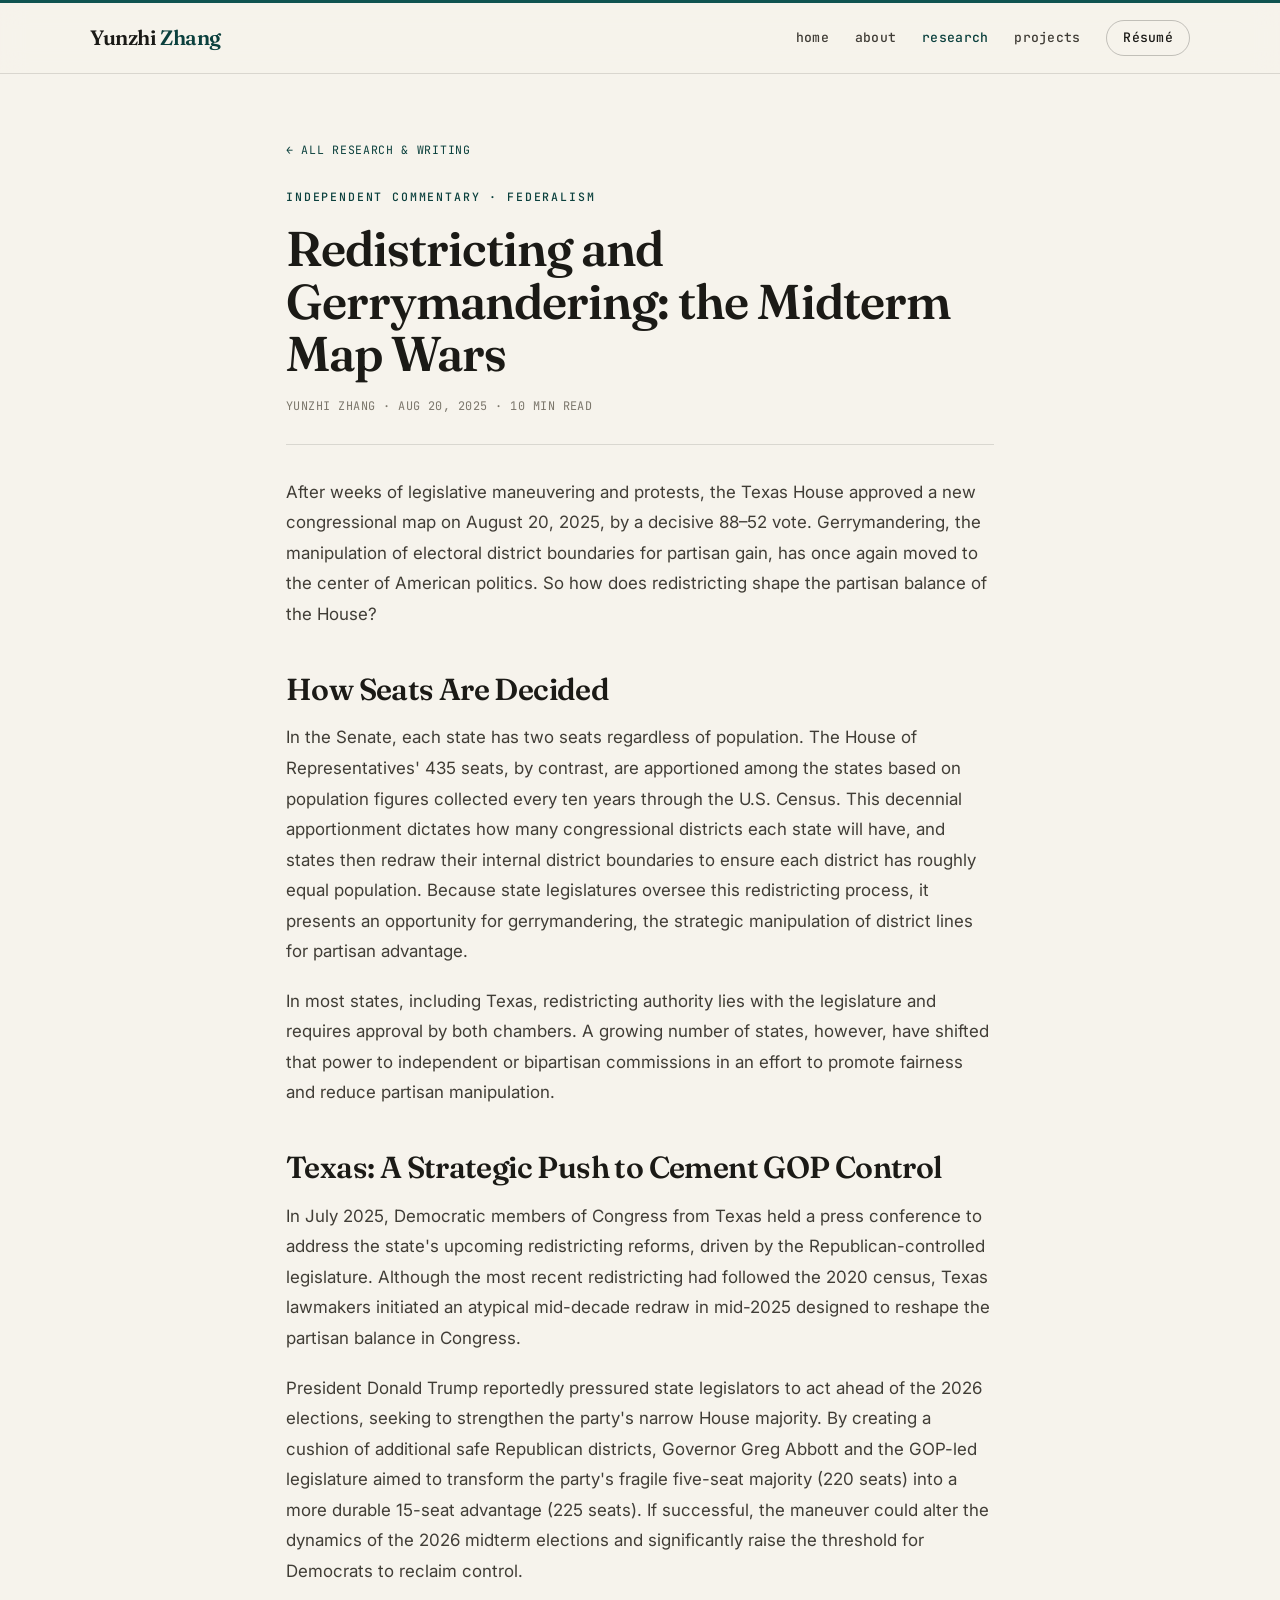
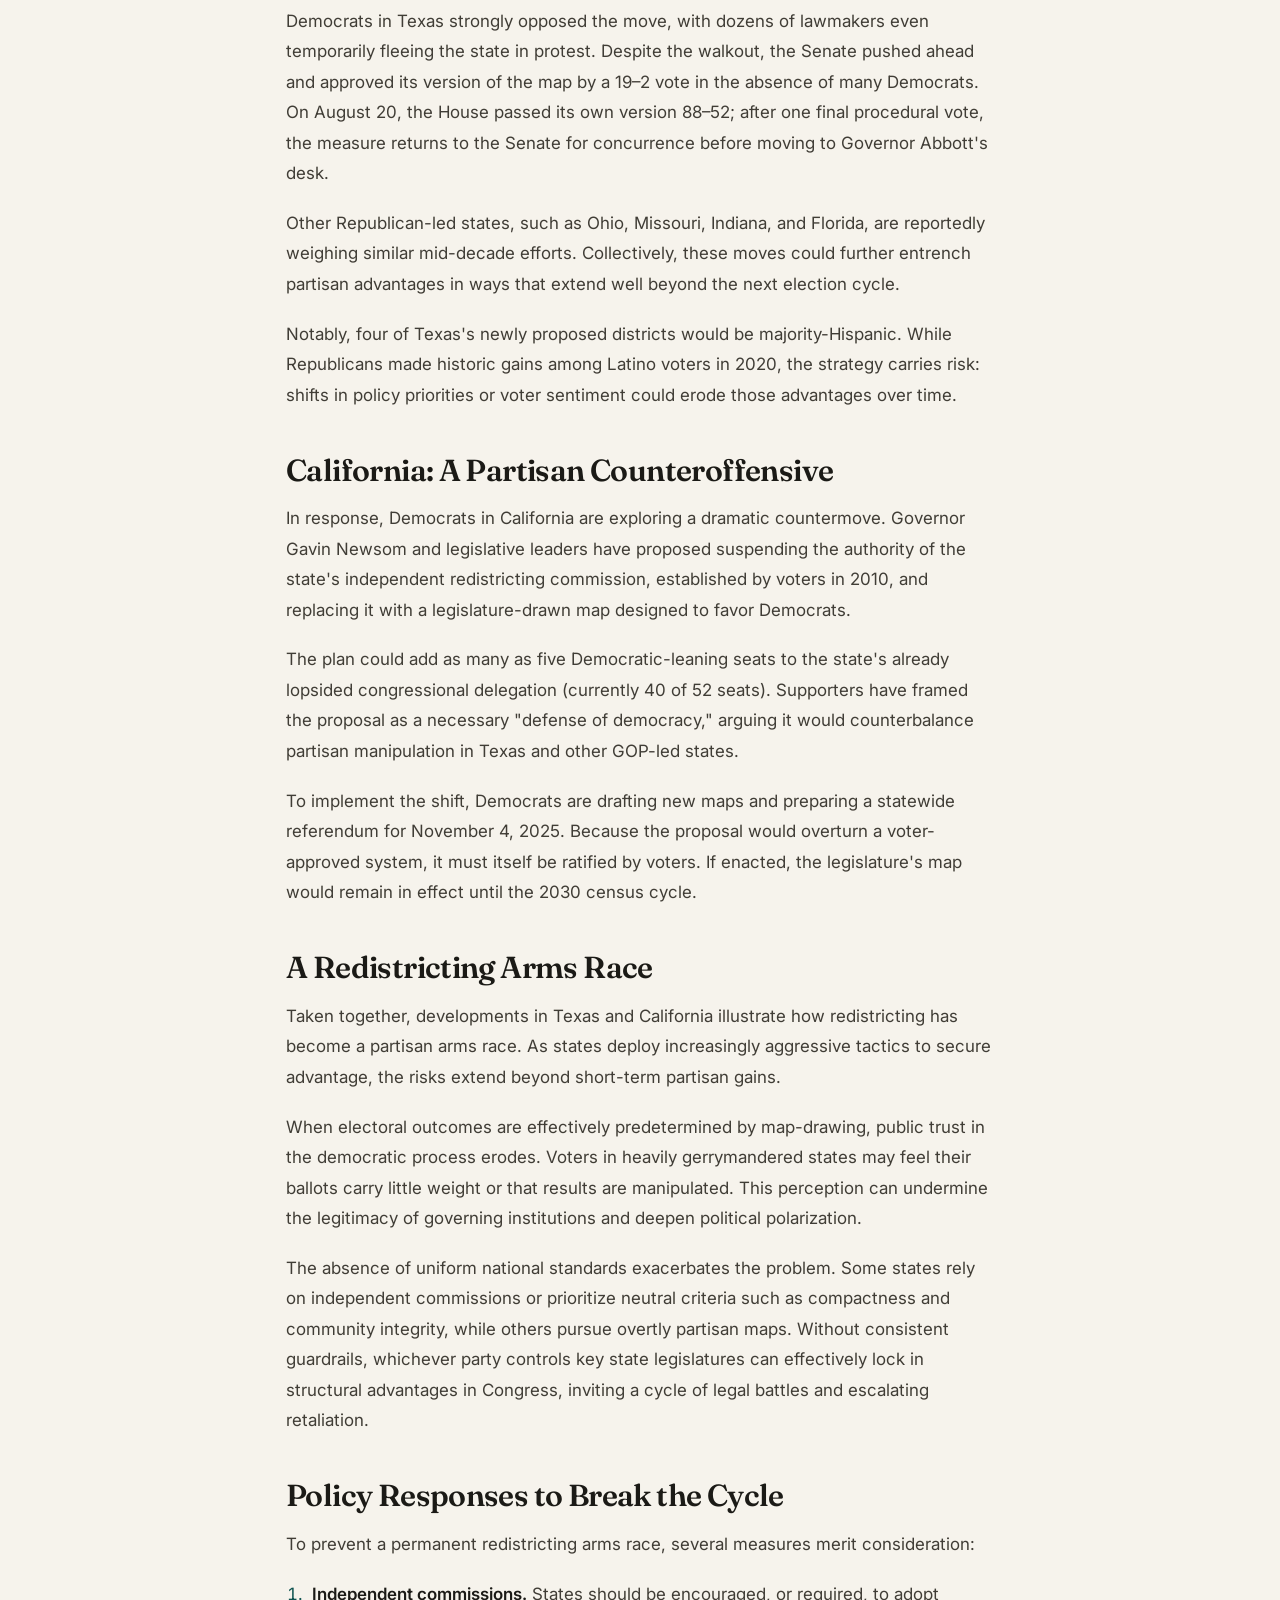
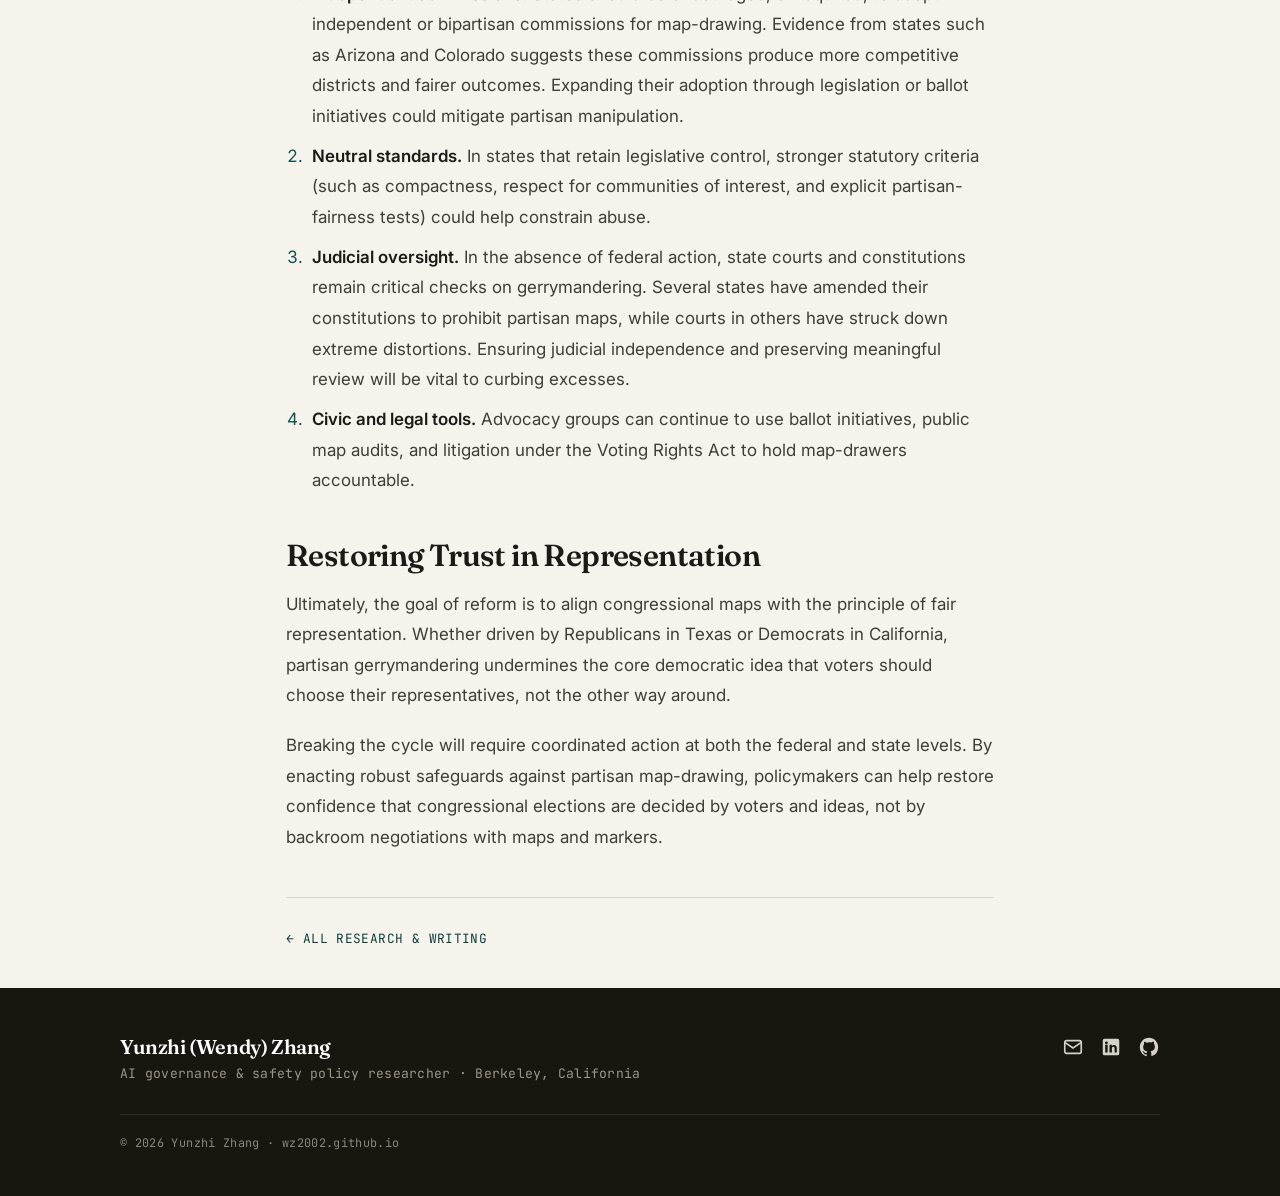
<file: redistricting.html>
<!DOCTYPE html>
<html lang="en">
<head>
<meta charset="utf-8">
<script>document.documentElement.classList.add('js')</script>
<meta name="viewport" content="width=device-width, initial-scale=1">
<title>Redistricting and Gerrymandering: the Midterm Map Wars, Yunzhi (Wendy) Zhang</title>
<meta name="description" content="The 2025 Texas–California redistricting fight as a test of institutional design, independent commissions, neutral standards, and judicial checks on partisan map-drawing. Independent commentary by Yunzhi (Wendy) Zhang.">
<link rel="preconnect" href="https://fonts.googleapis.com">
<link rel="preconnect" href="https://fonts.gstatic.com" crossorigin>
<link href="https://fonts.googleapis.com/css2?family=Fraunces:opsz,wght@9..144,400;9..144,500;9..144,600;9..144,700&family=Inter:wght@400;500;600&family=JetBrains+Mono:wght@400;500&display=swap" rel="stylesheet">
<link rel="stylesheet" href="styles.css?v=9">
</head>
<body>
<div class="topbar"></div>
<header class="nav"><div class="wrap nav-inner">
  <a class="brand" href="index.html">Yunzhi <span>Zhang</span></a>
  <nav class="nav-links">
    <a href="index.html">home</a>
    <a href="about.html">about</a>
    <a class="active" href="research.html">research</a>
    <a href="projects.html">projects</a>
    <a class="btn-sm" href="assets/Yunzhi-Zhang-Resume.pdf" target="_blank" rel="noopener">Résumé</a>
  </nav>
</div></header>

<main>
<article class="article"><div class="wrap article-wrap">
  <a class="article-back" href="research.html">&larr; All research &amp; writing</a>
  <p class="kicker">Independent commentary · Federalism</p>
  <h1 class="article-title">Redistricting and Gerrymandering: the Midterm Map Wars</h1>
  <p class="article-byline">Yunzhi Zhang · Aug 20, 2025 · 10 min read</p>
  <div class="article-body">
    <p>After weeks of legislative maneuvering and protests, the Texas House approved a new congressional map on August 20, 2025, by a decisive 88–52 vote. Gerrymandering, the manipulation of electoral district boundaries for partisan gain, has once again moved to the center of American politics. So how does redistricting shape the partisan balance of the House?</p>

    <h2>How Seats Are Decided</h2>
    <p>In the Senate, each state has two seats regardless of population. The House of Representatives' 435 seats, by contrast, are apportioned among the states based on population figures collected every ten years through the U.S. Census. This decennial apportionment dictates how many congressional districts each state will have, and states then redraw their internal district boundaries to ensure each district has roughly equal population. Because state legislatures oversee this redistricting process, it presents an opportunity for gerrymandering, the strategic manipulation of district lines for partisan advantage.</p>
    <p>In most states, including Texas, redistricting authority lies with the legislature and requires approval by both chambers. A growing number of states, however, have shifted that power to independent or bipartisan commissions in an effort to promote fairness and reduce partisan manipulation.</p>

    <h2>Texas: A Strategic Push to Cement GOP Control</h2>
    <p>In July 2025, Democratic members of Congress from Texas held a press conference to address the state's upcoming redistricting reforms, driven by the Republican-controlled legislature. Although the most recent redistricting had followed the 2020 census, Texas lawmakers initiated an atypical mid-decade redraw in mid-2025 designed to reshape the partisan balance in Congress.</p>
    <p>President Donald Trump reportedly pressured state legislators to act ahead of the 2026 elections, seeking to strengthen the party's narrow House majority. By creating a cushion of additional safe Republican districts, Governor Greg Abbott and the GOP-led legislature aimed to transform the party's fragile five-seat majority (220 seats) into a more durable 15-seat advantage (225 seats). If successful, the maneuver could alter the dynamics of the 2026 midterm elections and significantly raise the threshold for Democrats to reclaim control.</p>
    <p>Democrats in Texas strongly opposed the move, with dozens of lawmakers even temporarily fleeing the state in protest. Despite the walkout, the Senate pushed ahead and approved its version of the map by a 19–2 vote in the absence of many Democrats. On August 20, the House passed its own version 88–52; after one final procedural vote, the measure returns to the Senate for concurrence before moving to Governor Abbott's desk.</p>
    <p>Other Republican-led states, such as Ohio, Missouri, Indiana, and Florida, are reportedly weighing similar mid-decade efforts. Collectively, these moves could further entrench partisan advantages in ways that extend well beyond the next election cycle.</p>
    <p>Notably, four of Texas's newly proposed districts would be majority-Hispanic. While Republicans made historic gains among Latino voters in 2020, the strategy carries risk: shifts in policy priorities or voter sentiment could erode those advantages over time.</p>

    <h2>California: A Partisan Counteroffensive</h2>
    <p>In response, Democrats in California are exploring a dramatic countermove. Governor Gavin Newsom and legislative leaders have proposed suspending the authority of the state's independent redistricting commission, established by voters in 2010, and replacing it with a legislature-drawn map designed to favor Democrats.</p>
    <p>The plan could add as many as five Democratic-leaning seats to the state's already lopsided congressional delegation (currently 40 of 52 seats). Supporters have framed the proposal as a necessary "defense of democracy," arguing it would counterbalance partisan manipulation in Texas and other GOP-led states.</p>
    <p>To implement the shift, Democrats are drafting new maps and preparing a statewide referendum for November 4, 2025. Because the proposal would overturn a voter-approved system, it must itself be ratified by voters. If enacted, the legislature's map would remain in effect until the 2030 census cycle.</p>

    <h2>A Redistricting Arms Race</h2>
    <p>Taken together, developments in Texas and California illustrate how redistricting has become a partisan arms race. As states deploy increasingly aggressive tactics to secure advantage, the risks extend beyond short-term partisan gains.</p>
    <p>When electoral outcomes are effectively predetermined by map-drawing, public trust in the democratic process erodes. Voters in heavily gerrymandered states may feel their ballots carry little weight or that results are manipulated. This perception can undermine the legitimacy of governing institutions and deepen political polarization.</p>
    <p>The absence of uniform national standards exacerbates the problem. Some states rely on independent commissions or prioritize neutral criteria such as compactness and community integrity, while others pursue overtly partisan maps. Without consistent guardrails, whichever party controls key state legislatures can effectively lock in structural advantages in Congress, inviting a cycle of legal battles and escalating retaliation.</p>

    <h2>Policy Responses to Break the Cycle</h2>
    <p>To prevent a permanent redistricting arms race, several measures merit consideration:</p>
    <ol>
      <li><strong>Independent commissions.</strong> States should be encouraged, or required, to adopt independent or bipartisan commissions for map-drawing. Evidence from states such as Arizona and Colorado suggests these commissions produce more competitive districts and fairer outcomes. Expanding their adoption through legislation or ballot initiatives could mitigate partisan manipulation.</li>
      <li><strong>Neutral standards.</strong> In states that retain legislative control, stronger statutory criteria (such as compactness, respect for communities of interest, and explicit partisan-fairness tests) could help constrain abuse.</li>
      <li><strong>Judicial oversight.</strong> In the absence of federal action, state courts and constitutions remain critical checks on gerrymandering. Several states have amended their constitutions to prohibit partisan maps, while courts in others have struck down extreme distortions. Ensuring judicial independence and preserving meaningful review will be vital to curbing excesses.</li>
      <li><strong>Civic and legal tools.</strong> Advocacy groups can continue to use ballot initiatives, public map audits, and litigation under the Voting Rights Act to hold map-drawers accountable.</li>
    </ol>

    <h2>Restoring Trust in Representation</h2>
    <p>Ultimately, the goal of reform is to align congressional maps with the principle of fair representation. Whether driven by Republicans in Texas or Democrats in California, partisan gerrymandering undermines the core democratic idea that voters should choose their representatives, not the other way around.</p>
    <p>Breaking the cycle will require coordinated action at both the federal and state levels. By enacting robust safeguards against partisan map-drawing, policymakers can help restore confidence that congressional elections are decided by voters and ideas, not by backroom negotiations with maps and markers.</p>
  </div>
  <div class="article-foot">
    <a class="morelink" href="research.html">&larr; All research &amp; writing</a>
  </div>
</div></article>
</main>

<footer class="foot"><div class="wrap">
  <div class="foot-inner">
    <div>
      <p class="foot-name">Yunzhi (Wendy) Zhang</p>
      <p class="foot-sub">AI governance &amp; safety policy researcher · Berkeley, California</p>
    </div>
    <div class="foot-social">
      <a href="mailto:wendyzhang20021111@gmail.com" aria-label="Email"><svg viewBox="0 0 24 24" fill="none" stroke="currentColor" stroke-width="1.8"><rect x="3" y="5" width="18" height="14" rx="2"/><path d="m3 7 9 6 9-6"/></svg></a>
      <a href="https://www.linkedin.com/in/yunzhi-zhang-393a45335/" target="_blank" rel="noopener" aria-label="LinkedIn"><svg viewBox="0 0 24 24" fill="currentColor"><path d="M19 3a2 2 0 0 1 2 2v14a2 2 0 0 1-2 2H5a2 2 0 0 1-2-2V5a2 2 0 0 1 2-2h14zM8.34 9.5H5.67V18h2.67V9.5zM7 5.9A1.55 1.55 0 1 0 7 9a1.55 1.55 0 0 0 0-3.1zM18.33 18v-4.66c0-2.4-1.28-3.52-3-3.52-1.38 0-2 .76-2.34 1.3V9.5h-2.66V18h2.66v-4.2c0-1.1.21-2.17 1.58-2.17 1.35 0 1.37 1.26 1.37 2.24V18z"/></svg></a>
      <a href="https://github.com/WZ2002" target="_blank" rel="noopener" aria-label="GitHub"><svg viewBox="0 0 24 24" fill="currentColor"><path d="M12 2C6.48 2 2 6.58 2 12.25c0 4.53 2.87 8.37 6.84 9.73.5.1.68-.22.68-.49v-1.7c-2.78.62-3.37-1.37-3.37-1.37-.45-1.18-1.1-1.5-1.1-1.5-.91-.63.07-.62.07-.62 1 .07 1.53 1.06 1.53 1.06.9 1.57 2.36 1.12 2.94.85.09-.66.35-1.12.63-1.37-2.22-.26-4.56-1.14-4.56-5.07 0-1.12.39-2.03 1.03-2.75-.1-.26-.45-1.3.1-2.7 0 0 .84-.28 2.75 1.05A9.4 9.4 0 0 1 12 6.85c.85 0 1.71.12 2.51.34 1.91-1.33 2.75-1.05 2.75-1.05.55 1.4.2 2.44.1 2.7.64.72 1.03 1.63 1.03 2.75 0 3.94-2.34 4.81-4.57 5.06.36.32.68.94.68 1.9v2.82c0 .27.18.6.69.49A10.26 10.26 0 0 0 22 12.25C22 6.58 17.52 2 12 2z"/></svg></a>
    </div>
  </div>
  <p class="foot-copy">© 2026 Yunzhi Zhang · wz2002.github.io</p>
</div></footer>
<script src="main.js"></script>
</body>
</html>
</file>
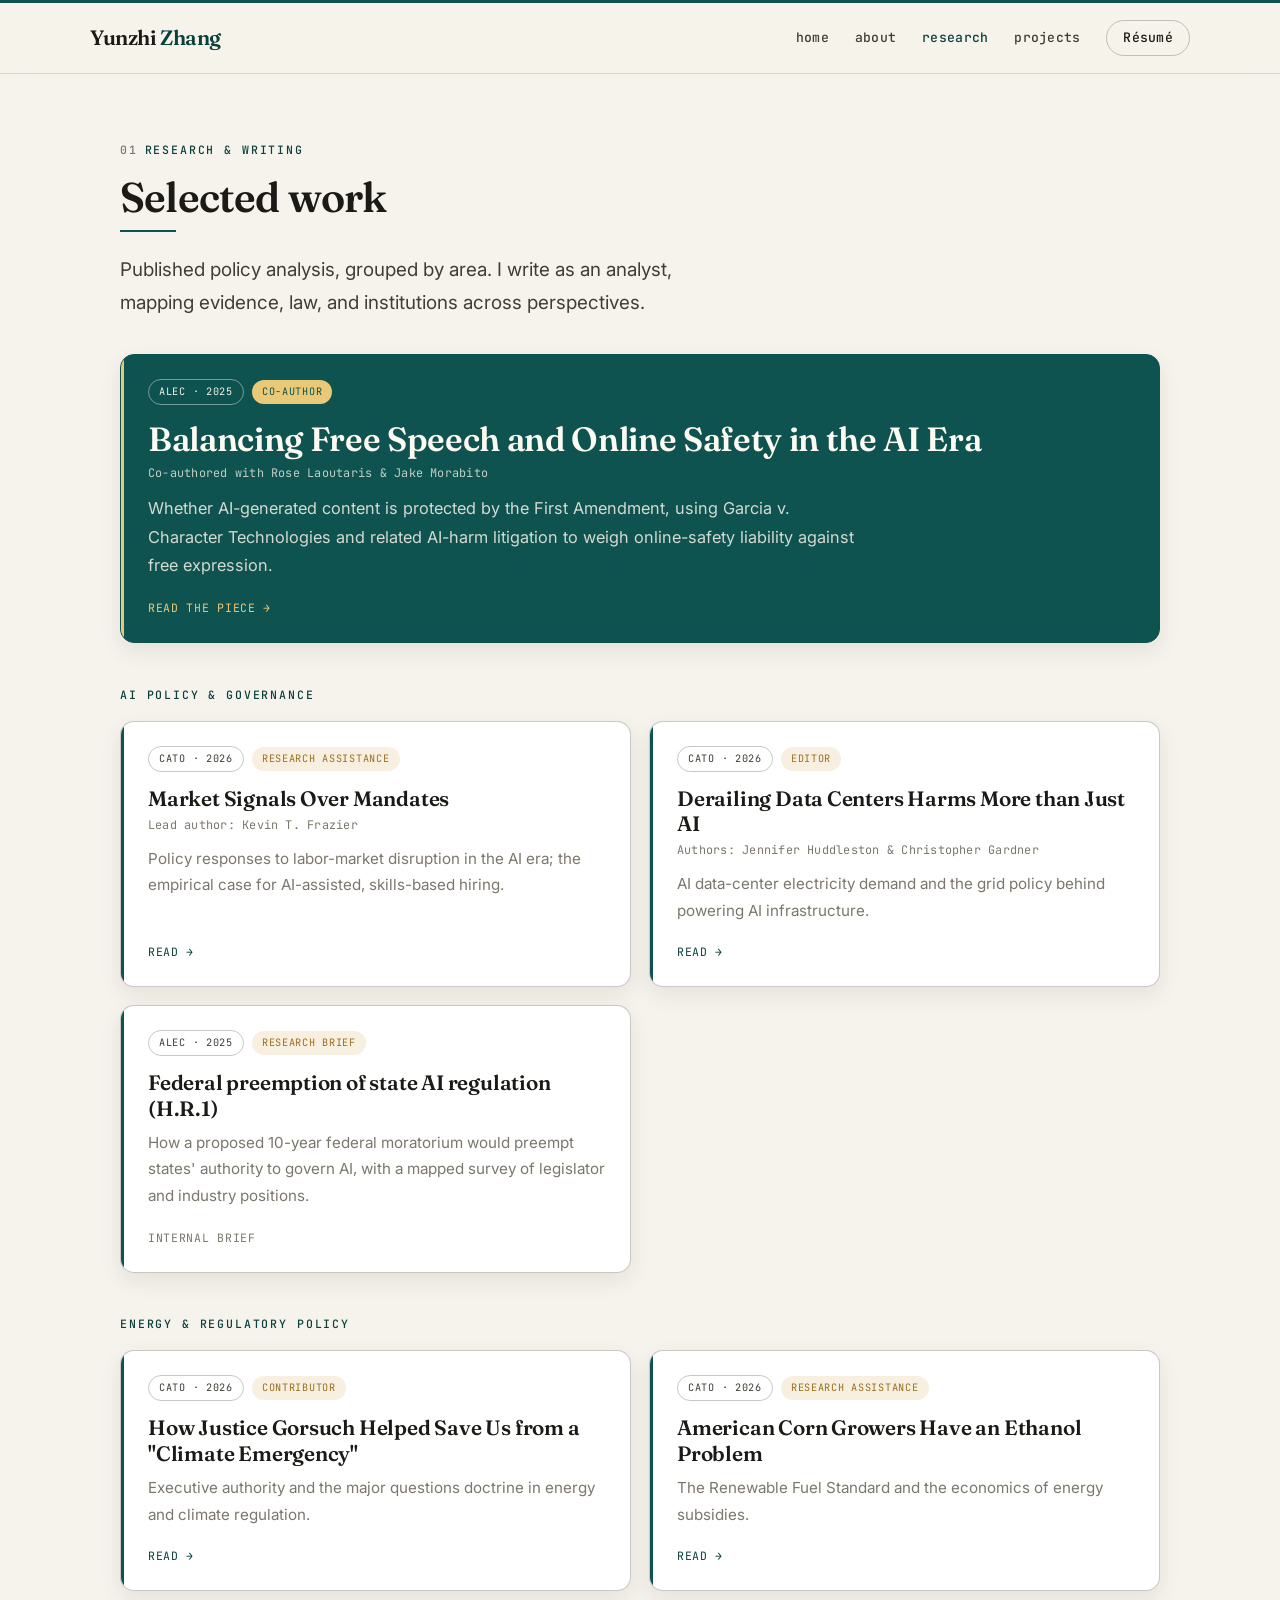
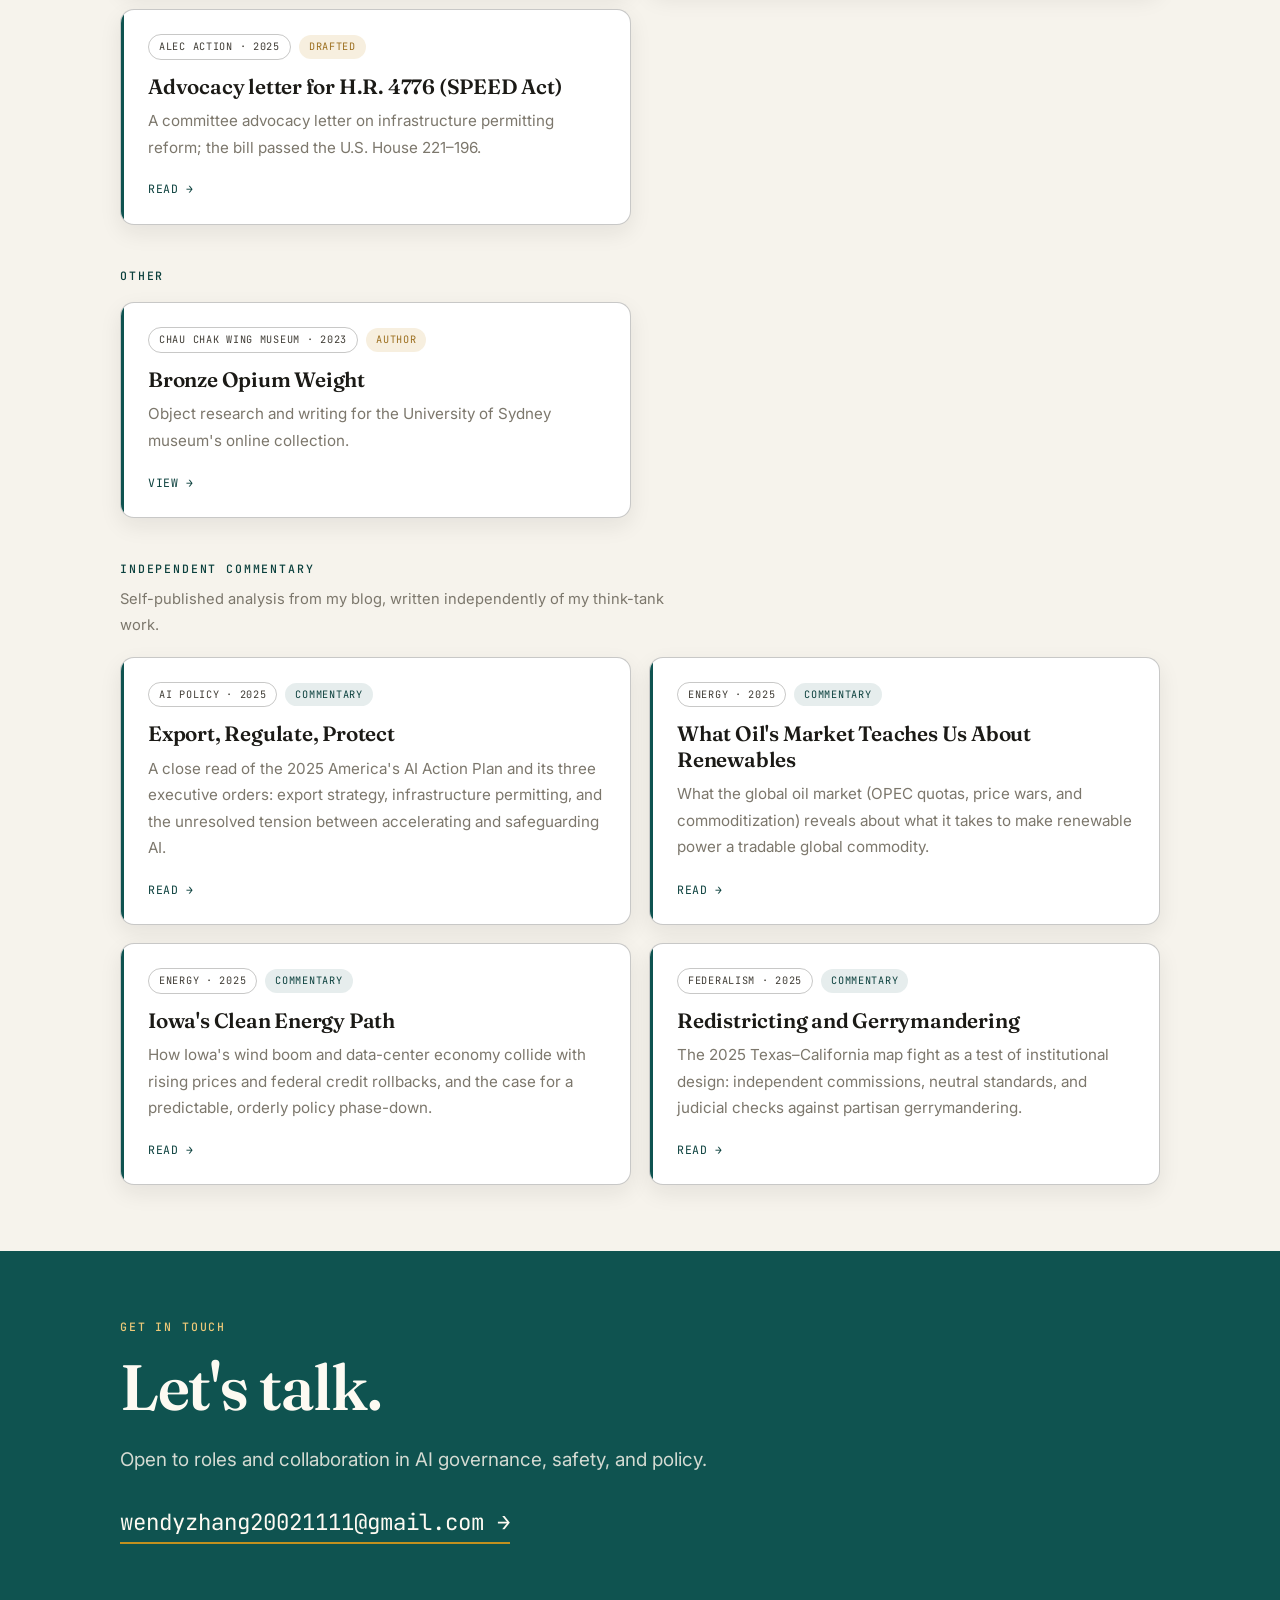
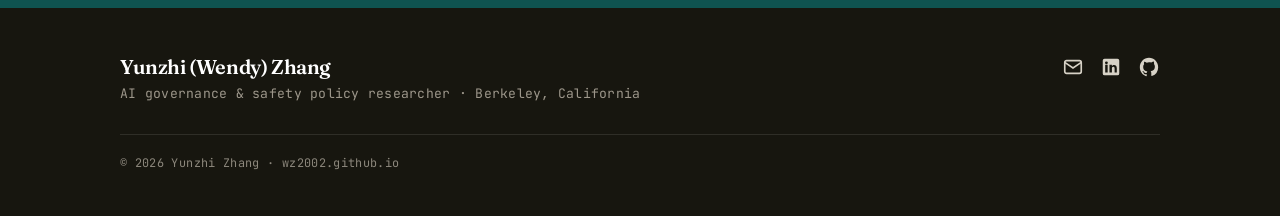
<file: research.html>
<!DOCTYPE html>
<html lang="en">
<head>
<meta charset="utf-8">
<script>document.documentElement.classList.add('js')</script>
<meta name="viewport" content="width=device-width, initial-scale=1">
<title>Research & Writing, Yunzhi (Wendy) Zhang</title>
<meta name="description" content="Selected policy analysis and research by Yunzhi (Wendy) Zhang, AI policy & governance, and energy & regulatory policy.">
<link rel="preconnect" href="https://fonts.googleapis.com">
<link rel="preconnect" href="https://fonts.gstatic.com" crossorigin>
<link href="https://fonts.googleapis.com/css2?family=Fraunces:opsz,wght@9..144,400;9..144,500;9..144,600;9..144,700&family=Inter:wght@400;500;600&family=JetBrains+Mono:wght@400;500&display=swap" rel="stylesheet">
<link rel="stylesheet" href="styles.css?v=13">
</head>
<body>
<div class="topbar"></div>
<header class="nav"><div class="wrap nav-inner">
  <a class="brand" href="index.html">Yunzhi <span>Zhang</span></a>
  <nav class="nav-links">
    <a href="index.html">home</a>
    <a href="about.html">about</a>
    <a class="active" href="research.html">research</a>
    <a href="projects.html">projects</a>
    <a class="btn-sm" href="assets/Yunzhi-Zhang-Resume.pdf" target="_blank" rel="noopener">Résumé</a>
  </nav>
</div></header>

<main>
<section><div class="wrap">
  <div class="sec-head reveal"><p class="kicker"><span class="sec-num">01</span> Research &amp; writing</p><h2>Selected work</h2><div class="rule"></div>
    <p class="lead" style="margin-top:1.3rem">Published policy analysis, grouped by area. I write as an analyst, mapping evidence, law, and institutions across perspectives.</p>
  </div>

  <div class="works">
    <a class="work work-feature reveal" href="https://alec.org/article/balancing-free-speech-and-online-safety-in-the-ai-era/" target="_blank" rel="noopener">
      <div class="work-meta"><span class="work-tag">ALEC · 2025</span><span class="work-role">Co-author</span></div>
      <h3 class="work-t">Balancing Free Speech and Online Safety in the AI Era</h3>
      <p class="work-by">Co-authored with Rose Laoutaris &amp; Jake Morabito</p>
      <p class="work-d">Whether AI-generated content is protected by the First Amendment, using Garcia v. Character Technologies and related AI-harm litigation to weigh online-safety liability against free expression.</p>
      <span class="work-go">Read the piece &rarr;</span>
    </a>
  </div>

  <p class="workgroup reveal">AI policy &amp; governance</p>
  <div class="works">
    <a class="work reveal" href="https://www.cato.org/blog/market-signals-over-mandates-solving-ai-eras-true-labor-crisis" target="_blank" rel="noopener">
      <div class="work-meta"><span class="work-tag">Cato · 2026</span><span class="work-role">Research assistance</span></div>
      <h3 class="work-t">Market Signals Over Mandates</h3>
      <p class="work-by">Lead author: Kevin T. Frazier</p>
      <p class="work-d">Policy responses to labor-market disruption in the AI era; the empirical case for AI-assisted, skills-based hiring.</p>
      <span class="work-go">Read &rarr;</span>
    </a>
    <a class="work reveal" href="https://www.cato.org/blog/derailing-data-centers-harms-more-just-ai" target="_blank" rel="noopener">
      <div class="work-meta"><span class="work-tag">Cato · 2026</span><span class="work-role">Editor</span></div>
      <h3 class="work-t">Derailing Data Centers Harms More than Just AI</h3>
      <p class="work-by">Authors: Jennifer Huddleston &amp; Christopher Gardner</p>
      <p class="work-d">AI data-center electricity demand and the grid policy behind powering AI infrastructure.</p>
      <span class="work-go">Read &rarr;</span>
    </a>
    <div class="work reveal">
      <div class="work-meta"><span class="work-tag">ALEC · 2025</span><span class="work-role">Research brief</span></div>
      <h3 class="work-t">Federal preemption of state AI regulation (H.R.1)</h3>
      <p class="work-d">How a proposed 10-year federal moratorium would preempt states' authority to govern AI, with a mapped survey of legislator and industry positions.</p>
      <span class="work-go" style="color:var(--muted)">Internal brief</span>
    </div>
  </div>

  <p class="workgroup reveal">Energy &amp; regulatory policy</p>
  <div class="works">
    <a class="work reveal" href="https://www.cato.org/blog/how-justice-gorsuch-helped-save-us-climate-emergency" target="_blank" rel="noopener">
      <div class="work-meta"><span class="work-tag">Cato · 2026</span><span class="work-role">Contributor</span></div>
      <h3 class="work-t">How Justice Gorsuch Helped Save Us from a "Climate Emergency"</h3>
      <p class="work-d">Executive authority and the major questions doctrine in energy and climate regulation.</p>
      <span class="work-go">Read &rarr;</span>
    </a>
    <a class="work reveal" href="https://www.cato.org/blog/american-corn-growers-have-ethanol-problem-we-should-stop-enabling-it" target="_blank" rel="noopener">
      <div class="work-meta"><span class="work-tag">Cato · 2026</span><span class="work-role">Research assistance</span></div>
      <h3 class="work-t">American Corn Growers Have an Ethanol Problem</h3>
      <p class="work-d">The Renewable Fuel Standard and the economics of energy subsidies.</p>
      <span class="work-go">Read &rarr;</span>
    </a>
    <a class="work reveal" href="https://www.alecaction.org/update/support-for-h-r-4776-standardizing-permitting-and-expediting-economic-development-speed-act/" target="_blank" rel="noopener">
      <div class="work-meta"><span class="work-tag">ALEC Action · 2025</span><span class="work-role">Drafted</span></div>
      <h3 class="work-t">Advocacy letter for H.R. 4776 (SPEED Act)</h3>
      <p class="work-d">A committee advocacy letter on infrastructure permitting reform; the bill passed the U.S. House 221–196.</p>
      <span class="work-go">Read &rarr;</span>
    </a>
  </div>

  <p class="workgroup reveal">Other</p>
  <div class="works">
    <a class="work reveal" href="https://www.sydney.edu.au/museums/collections_search/#search-results&view=details&id=b855&modules=ecatalogue%3Benarratives%3Beevents%3Beparties&keywords=opium%20weight&offset=1" target="_blank" rel="noopener">
      <div class="work-meta"><span class="work-tag">Chau Chak Wing Museum · 2023</span><span class="work-role">Author</span></div>
      <h3 class="work-t">Bronze Opium Weight</h3>
      <p class="work-d">Object research and writing for the University of Sydney museum's online collection.</p>
      <span class="work-go">View &rarr;</span>
    </a>
  </div>

  <p class="workgroup reveal">Independent commentary</p>
  <p class="workgroup-note reveal">Self-published analysis from my blog, written independently of my think-tank work.</p>
  <div class="works">
    <a class="work reveal" href="ai-action-plan.html">
      <div class="work-meta"><span class="work-tag">AI policy · 2025</span><span class="work-role is-commentary">Commentary</span></div>
      <h3 class="work-t">Export, Regulate, Protect</h3>
      <p class="work-d">A close read of the 2025 America's AI Action Plan and its three executive orders: export strategy, infrastructure permitting, and the unresolved tension between accelerating and safeguarding AI.</p>
      <span class="work-go">Read &rarr;</span>
    </a>
    <a class="work reveal" href="oil-and-renewables.html">
      <div class="work-meta"><span class="work-tag">Energy · 2025</span><span class="work-role is-commentary">Commentary</span></div>
      <h3 class="work-t">What Oil's Market Teaches Us About Renewables</h3>
      <p class="work-d">What the global oil market (OPEC quotas, price wars, and commoditization) reveals about what it takes to make renewable power a tradable global commodity.</p>
      <span class="work-go">Read &rarr;</span>
    </a>
    <a class="work reveal" href="iowa-clean-energy.html">
      <div class="work-meta"><span class="work-tag">Energy · 2025</span><span class="work-role is-commentary">Commentary</span></div>
      <h3 class="work-t">Iowa's Clean Energy Path</h3>
      <p class="work-d">How Iowa's wind boom and data-center economy collide with rising prices and federal credit rollbacks, and the case for a predictable, orderly policy phase-down.</p>
      <span class="work-go">Read &rarr;</span>
    </a>
    <a class="work reveal" href="redistricting.html">
      <div class="work-meta"><span class="work-tag">Federalism · 2025</span><span class="work-role is-commentary">Commentary</span></div>
      <h3 class="work-t">Redistricting and Gerrymandering</h3>
      <p class="work-d">The 2025 Texas–California map fight as a test of institutional design: independent commissions, neutral standards, and judicial checks against partisan gerrymandering.</p>
      <span class="work-go">Read &rarr;</span>
    </a>
  </div>
</div></section>

<section class="statement reveal"><div class="wrap">
  <p class="kicker">Get in touch</p>
  <h2 class="statement-h">Let's talk.</h2>
  <p class="lead" style="margin-bottom:1.7rem">Open to roles and collaboration in AI governance, safety, and policy.</p>
  <a class="statement-link" href="mailto:wendyzhang20021111@gmail.com">wendyzhang20021111@gmail.com &rarr;</a>
</div></section>
</main>

<footer class="foot"><div class="wrap">
  <div class="foot-inner">
    <div>
      <p class="foot-name">Yunzhi (Wendy) Zhang</p>
      <p class="foot-sub">AI governance &amp; safety policy researcher · Berkeley, California</p>
    </div>
    <div class="foot-social">
      <a href="mailto:wendyzhang20021111@gmail.com" aria-label="Email"><svg viewBox="0 0 24 24" fill="none" stroke="currentColor" stroke-width="1.8"><rect x="3" y="5" width="18" height="14" rx="2"/><path d="m3 7 9 6 9-6"/></svg></a>
      <a href="https://www.linkedin.com/in/yunzhi-zhang-393a45335/" target="_blank" rel="noopener" aria-label="LinkedIn"><svg viewBox="0 0 24 24" fill="currentColor"><path d="M19 3a2 2 0 0 1 2 2v14a2 2 0 0 1-2 2H5a2 2 0 0 1-2-2V5a2 2 0 0 1 2-2h14zM8.34 9.5H5.67V18h2.67V9.5zM7 5.9A1.55 1.55 0 1 0 7 9a1.55 1.55 0 0 0 0-3.1zM18.33 18v-4.66c0-2.4-1.28-3.52-3-3.52-1.38 0-2 .76-2.34 1.3V9.5h-2.66V18h2.66v-4.2c0-1.1.21-2.17 1.58-2.17 1.35 0 1.37 1.26 1.37 2.24V18z"/></svg></a>
      <a href="https://github.com/WZ2002" target="_blank" rel="noopener" aria-label="GitHub"><svg viewBox="0 0 24 24" fill="currentColor"><path d="M12 2C6.48 2 2 6.58 2 12.25c0 4.53 2.87 8.37 6.84 9.73.5.1.68-.22.68-.49v-1.7c-2.78.62-3.37-1.37-3.37-1.37-.45-1.18-1.1-1.5-1.1-1.5-.91-.63.07-.62.07-.62 1 .07 1.53 1.06 1.53 1.06.9 1.57 2.36 1.12 2.94.85.09-.66.35-1.12.63-1.37-2.22-.26-4.56-1.14-4.56-5.07 0-1.12.39-2.03 1.03-2.75-.1-.26-.45-1.3.1-2.7 0 0 .84-.28 2.75 1.05A9.4 9.4 0 0 1 12 6.85c.85 0 1.71.12 2.51.34 1.91-1.33 2.75-1.05 2.75-1.05.55 1.4.2 2.44.1 2.7.64.72 1.03 1.63 1.03 2.75 0 3.94-2.34 4.81-4.57 5.06.36.32.68.94.68 1.9v2.82c0 .27.18.6.69.49A10.26 10.26 0 0 0 22 12.25C22 6.58 17.52 2 12 2z"/></svg></a>
    </div>
  </div>
  <p class="foot-copy">© 2026 Yunzhi Zhang · wz2002.github.io</p>
</div></footer>
<script src="main.js"></script>
</body>
</html>
</file>
<file: styles.css>
/* Across Lines — Yunzhi (Wendy) Zhang · editorial-bold (light) */
:root{
  --bg:#f6f3ec;          /* warm paper */
  --surface:#ffffff;     /* cards */
  --surface-2:#efe9dd;   /* alt sections */
  --panel:#17160f;       /* dark footer */
  --ink:#1b1a16;         /* headings / big type */
  --ink-soft:#403d36;    /* body */
  --muted:#7c776c;       /* secondary */
  --accent:#0f5350;      /* teal (primary) */
  --accent-dk:#0b403d;
  --accent-tint:rgba(15,83,80,.11);
  --gold:#c2901f;        /* gold (secondary pop) */
  --gold-dk:#9c6f1f;
  --gold-tint:rgba(194,144,31,.14);
  --teal:#0f5350;
  --teal-dk:#0b403d;
  --teal-tint:rgba(15,83,80,.10);
  --on-accent:#ffffff;
  --line:rgba(27,26,22,.13);
  --line-2:rgba(27,26,22,.24);
  --radius:14px; --radius-sm:9px; --maxw:1100px;
  --mono:"JetBrains Mono",ui-monospace,SFMono-Regular,Menlo,monospace;
  --shadow:0 18px 44px rgba(27,26,22,.12);
}
*{box-sizing:border-box}
html{scroll-behavior:smooth}
body{margin:0;font-family:"Inter",system-ui,-apple-system,sans-serif;background:var(--bg);color:var(--ink-soft);font-size:16.5px;line-height:1.75;-webkit-font-smoothing:antialiased}
.wrap{max-width:var(--maxw);margin:0 auto;padding:0 30px}
h1,h2,h3,.brand,.pub-t,.foot-name,.quote,.statement-h,.hero-display,.facet-word{font-family:"Fraunces",Georgia,serif;color:var(--ink);font-weight:600;line-height:1.1;letter-spacing:-.02em}
h2{font-size:clamp(1.8rem,3.8vw,2.6rem);margin:0;font-weight:600}
h3{font-size:1.18rem;font-weight:500}
a{color:var(--accent-dk);text-decoration:none}
p{margin:0 0 1rem}
.lead{font-size:1.18rem;color:var(--ink-soft);max-width:56ch}
.mono{font-family:var(--mono)} .muted{color:var(--muted)}
.kicker{font-family:var(--mono);text-transform:uppercase;letter-spacing:.16em;font-size:.72rem;font-weight:500;color:var(--accent-dk);margin:0 0 .9rem;display:flex;align-items:center;gap:.6em;flex-wrap:wrap}
.sec-num{color:var(--muted)}
.rule{height:2px;width:100%;max-width:56px;background:var(--accent);margin:.6rem 0 0}
.topbar{height:3px;background:var(--accent)}

.js .reveal{opacity:0;transform:translateY(22px)}
.js .reveal.is-visible{opacity:1;transform:none;transition:opacity .7s ease,transform .8s cubic-bezier(.2,.7,.2,1)}
@media(prefers-reduced-motion:reduce){.js .reveal{opacity:1!important;transform:none!important}}

/* nav */
.nav{position:sticky;top:0;z-index:50;background:rgba(246,243,236,.85);backdrop-filter:blur(12px);border-bottom:1px solid var(--line)}
.nav-inner{display:flex;align-items:center;justify-content:space-between;min-height:70px;flex-wrap:wrap;gap:10px;padding:8px 0}
.brand{font-size:1.3rem;font-weight:600}
.brand span{color:var(--accent-dk)}
.nav-links{display:flex;align-items:center;gap:26px;flex-wrap:wrap}
.nav-links a{color:var(--ink-soft);font-size:.82rem;font-weight:500;font-family:var(--mono);text-transform:lowercase;letter-spacing:.02em}
.nav-links a:hover,.nav-links a.active{color:var(--accent-dk)}
.btn-sm{border:1px solid var(--line-2);border-radius:999px;padding:6px 16px !important;color:var(--ink) !important;text-transform:none !important}
.btn-sm:hover{background:var(--ink);border-color:var(--ink);color:#fff !important}

/* buttons */
.btn{display:inline-flex;align-items:center;gap:9px;border-radius:999px;padding:13px 26px;font-weight:500;font-size:.86rem;font-family:var(--mono);letter-spacing:.03em;cursor:pointer;transition:.16s;border:1px solid transparent}
.btn-primary{background:var(--teal);color:#fff;border-color:var(--teal)}
.btn-primary:hover{background:var(--teal-dk);border-color:var(--teal-dk);transform:translateY(-2px)}
.btn-ghost{background:transparent;color:var(--ink);border-color:var(--line-2)}
.btn-ghost:hover{border-color:var(--ink)}
.btn svg{width:16px;height:16px}

/* status pill */
.status{display:inline-flex;align-items:center;gap:9px;font-family:var(--mono);font-size:.7rem;letter-spacing:.08em;text-transform:uppercase;color:var(--ink-soft);background:var(--surface);border:1px solid var(--line);border-radius:999px;padding:6px 14px;margin-bottom:1.7rem}
.status .dot{width:7px;height:7px;border-radius:50%;background:var(--gold);animation:pulse 2.4s infinite}
@keyframes pulse{0%{box-shadow:0 0 0 0 rgba(191,138,44,.5)}70%{box-shadow:0 0 0 7px rgba(191,138,44,0)}100%{box-shadow:0 0 0 0 rgba(191,138,44,0)}}
@media(prefers-reduced-motion:reduce){.status .dot{animation:none}}

/* hero (type-driven, no portrait) */
.hero{position:relative;overflow:hidden;padding:96px 0 84px}
.ghost{position:absolute;top:46%;left:50%;transform:translate(-50%,-50%);font-family:"Fraunces",serif;font-weight:600;font-size:clamp(9rem,27vw,24rem);color:var(--teal);opacity:.07;letter-spacing:-.04em;white-space:nowrap;pointer-events:none;z-index:0}
.hero-inner{position:relative;z-index:1;max-width:900px}
.hero-display{font-size:clamp(2.7rem,7.4vw,5.4rem);line-height:1.04;margin:.4rem 0 1.5rem;max-width:18ch}
.hero-display .a{color:var(--accent-dk)}
.hero .lead{margin-bottom:0}
.hero-cta{display:flex;gap:12px;flex-wrap:wrap;margin-top:2rem}

/* facets (research / build) */
.facets{display:grid;grid-template-columns:1fr 1fr;gap:54px}
.facet:last-child{border-left:1px solid var(--line);padding-left:54px}
.facet-word{font-family:var(--mono);font-weight:500;color:var(--gold-dk);letter-spacing:-.01em;font-size:clamp(1.9rem,4vw,2.7rem);margin:0 0 .7rem}
.facet-word.code{font-family:var(--mono);font-weight:500;color:var(--gold-dk);letter-spacing:-.01em}
.facet p{color:var(--muted);margin:0;font-size:1rem}

/* focus icon row */
.focusrow{display:grid;grid-template-columns:repeat(3,1fr);gap:24px}
.focus-item{text-align:center;padding:8px}
.focus-item .fi{color:var(--accent-dk);display:inline-flex;align-items:center;justify-content:center;width:60px;height:60px;border-radius:50%;background:var(--accent-tint);margin-bottom:.9rem}
.focus-item .fi svg{width:30px;height:30px}
.focus-item h3{margin:0 0 .4rem}
.focus-item p{margin:0;color:var(--muted);font-size:.94rem}

/* sections */
section{padding:66px 0}
.section-alt{background:var(--surface-2);border-top:1px solid var(--line);border-bottom:1px solid var(--line)}
.sec-head{margin-bottom:2.2rem;max-width:62ch}

/* cards */
.grid{display:grid;gap:18px}
.grid-3{grid-template-columns:repeat(3,1fr)}
.grid-2{grid-template-columns:repeat(2,1fr)}
.card{background:var(--surface);border:1px solid var(--line);border-radius:var(--radius);padding:26px;transition:.18s;position:relative;overflow:hidden}
.card::before{content:"";position:absolute;left:0;top:0;height:3px;width:0;background:var(--accent);transition:width .25s ease}
.card:hover{transform:translateY(-4px);box-shadow:var(--shadow);border-color:var(--line-2)}
.card:hover::before{width:46px}
.card .ico{color:var(--accent-dk);margin-bottom:.7rem;display:block}
.card .ico svg{width:26px;height:26px}
.card h3{margin:.1rem 0 .55rem}
.card p{margin:0;color:var(--muted);font-size:.96rem}

/* publication rows */
.pubs{display:flex;flex-direction:column;margin-top:.5rem}
.grouplabel{font-family:var(--mono);text-transform:uppercase;letter-spacing:.16em;font-size:.72rem;font-weight:500;color:var(--accent-dk);margin:2.4rem 0 .2rem}
.pub{position:relative;display:block;padding:22px 44px 22px 18px;border-top:1px solid var(--line);border-left:2px solid transparent;transition:.18s}
.pub:first-of-type{border-top:none}
a.pub:hover{border-left-color:var(--accent);background:var(--surface);padding-left:24px}
a.pub::after{content:"\2192";position:absolute;right:18px;top:22px;color:var(--accent-dk);font-family:var(--mono);opacity:0;transform:translateX(-7px);transition:.18s}
a.pub:hover::after{opacity:1;transform:translateX(0)}
.pub:hover .pub-t{color:var(--accent-dk)}
.pub-t{font-size:1.22rem;font-weight:500;display:inline-flex;align-items:center;gap:8px}
.pub-m{font-family:var(--mono);font-size:.74rem;letter-spacing:.04em;color:var(--muted);margin:.4rem 0 .45rem;text-transform:uppercase}
.pub-d{font-size:.98rem;color:var(--muted);margin:0;max-width:74ch}
.ext{width:13px;height:13px;opacity:.55;flex-shrink:0}
.morelink{font-family:var(--mono);font-size:.8rem;letter-spacing:.03em;text-transform:uppercase}

/* about */
.two-col{display:grid;grid-template-columns:1.45fr .85fr;gap:54px}
.quote{font-size:1.5rem;line-height:1.4;border-left:2px solid var(--accent);padding-left:22px;margin:2rem 0;color:var(--ink);font-weight:500}
.deflist{list-style:none;padding:0;margin:0}
.deflist li{padding:15px 0;border-top:1px solid var(--line)}
.deflist li:first-child{border-top:none}
.d-t{font-weight:500;color:var(--ink)}
.d-s{font-size:.88rem;color:var(--muted)}
.skillrow{margin:0 0 1.2rem}
.s-l{font-family:var(--mono);text-transform:uppercase;letter-spacing:.05em;font-size:.74rem;color:var(--accent-dk);margin:0 0 .25rem}
.s-v{color:var(--ink-soft);font-size:.95rem;margin:0}

/* statement */
.statement{background:var(--teal);border-top:none}
.statement .kicker{color:#ecc878}
.statement .sec-num{color:rgba(245,241,232,.5)}
.statement-h{font-size:clamp(2.4rem,6.5vw,4rem);margin:.5rem 0 1.3rem;color:#fdfaf2}
.statement .lead{color:rgba(245,241,232,.86)}
.statement-link{font-family:var(--mono);font-size:clamp(1rem,2.4vw,1.4rem);color:#fdfaf2;border-bottom:2px solid var(--gold);padding-bottom:5px;transition:.16s}
.statement-link:hover{color:var(--gold)}

/* contact */
.form{display:grid;gap:14px;max-width:540px}
.form label{font-family:var(--mono);font-size:.72rem;text-transform:uppercase;letter-spacing:.05em;color:var(--muted);display:block;margin-bottom:6px}
.form input,.form textarea{width:100%;font:inherit;font-size:.95rem;padding:12px 14px;border:1px solid var(--line-2);border-radius:var(--radius-sm);background:var(--surface);color:var(--ink)}
.form input::placeholder,.form textarea::placeholder{color:var(--muted)}
.form input:focus,.form textarea:focus{outline:none;border-color:var(--accent)}
.contact-rows{list-style:none;padding:0;margin:0 0 1.6rem}
.contact-rows li{display:flex;align-items:center;gap:13px;padding:13px 0;border-top:1px solid var(--line)}
.contact-rows li:first-child{border-top:none}
.contact-rows svg{width:19px;height:19px;color:var(--accent-dk);flex-shrink:0}

/* footer (dark) */
.foot{background:var(--panel);color:#d7d2c6;margin-top:0;padding:48px 0 26px}
.foot-inner{display:flex;justify-content:space-between;align-items:flex-start;gap:24px;flex-wrap:wrap}
.foot-name{color:#fff;font-size:1.25rem;margin:0 0 .3rem}
.foot-sub{margin:0;color:#9c968a;font-size:.82rem;font-family:var(--mono);letter-spacing:.02em}
.foot-social{display:flex;gap:16px}
.foot-social a{color:#d7d2c6;display:inline-flex}
.foot-social a:hover{color:var(--accent)}
.foot-social svg{width:22px;height:22px}
.foot-copy{margin-top:28px;padding-top:18px;border-top:1px solid rgba(255,255,255,.1);font-size:.74rem;color:#8c877c;font-family:var(--mono);letter-spacing:.03em}

/* dark band (home focus) */
.band{background:var(--teal)}
.band .kicker{color:#ecc878}
.band .sec-num{color:rgba(245,241,232,.5)}
.band h2{color:#fdfaf2}
.band .rule{background:var(--gold)}
.band .focus-item h3{color:#fdfaf2}
.band .focus-item p{color:rgba(245,241,232,.72)}
.band .focus-item .fi{background:rgba(236,200,120,.14);color:#e9c877}

/* research showcase cards */
.works{display:grid;grid-template-columns:1fr 1fr;gap:18px;margin-top:1rem}
.work{display:flex;flex-direction:column;background:var(--surface);border:1px solid var(--line-2);border-radius:var(--radius);padding:24px 24px 24px 27px;transition:.18s;position:relative;overflow:hidden;box-shadow:0 8px 22px rgba(27,26,22,.08)}
.work::before{content:"";position:absolute;left:0;top:0;bottom:0;width:3px;background:var(--accent);transition:.2s ease}
.work:hover{transform:translateY(-4px);box-shadow:0 22px 48px rgba(27,26,22,.15);border-color:var(--line-2)}
.work:hover::before{width:5px}
.work-meta{display:flex;gap:8px;align-items:center;margin-bottom:14px;flex-wrap:wrap}
.work-tag{font-family:var(--mono);font-size:.64rem;text-transform:uppercase;letter-spacing:.07em;color:var(--ink-soft);border:1px solid var(--line-2);border-radius:999px;padding:3px 10px}
.work-role{font-family:var(--mono);font-size:.64rem;text-transform:uppercase;letter-spacing:.07em;color:var(--gold-dk);background:var(--gold-tint);border-radius:999px;padding:3px 10px}
.work-t{font-family:"Fraunces",Georgia,serif;color:var(--ink);font-weight:600;font-size:1.3rem;line-height:1.22;letter-spacing:-.01em;margin:0 0 .55rem}
.work:hover .work-t{color:var(--accent-dk)}
.work-d{color:var(--muted);font-size:.95rem;margin:0 0 18px;flex:1}
.work-go{font-family:var(--mono);font-size:.72rem;text-transform:uppercase;letter-spacing:.06em;color:var(--accent-dk);margin-top:auto}
.work-feature{grid-column:1/-1;background:var(--teal);border-color:var(--teal)}
.work-feature::before{background:#e9c877}
.work-feature .work-t{color:#fdfaf2;font-size:clamp(1.5rem,3.2vw,2.1rem)}
.work-feature:hover .work-t{color:#fff}
.work-feature .work-d{color:rgba(244,240,231,.86);font-size:1.02rem;max-width:72ch}
.work-feature .work-tag{color:#f4f0e7;border-color:rgba(244,240,231,.45)}
.work-feature .work-role{color:#0f5350;background:#e9c877}
.work-feature .work-go{color:#ecc878}
.workgroup{font-family:var(--mono);text-transform:uppercase;letter-spacing:.16em;font-size:.72rem;font-weight:500;color:var(--accent-dk);margin:2.6rem 0 1rem}

/* about — full-bleed editorial (borderless) */
.about-feature{display:grid;grid-template-columns:1fr 1fr;align-items:center;min-height:560px;margin:0 0 58px;padding:0;position:relative}
.af-text{padding:48px 56px 48px max(30px,calc((100vw - 1100px)/2 + 30px))}
.af-img{position:relative;align-self:stretch;min-height:440px;overflow:hidden}
.af-img img{position:absolute;inset:0;width:100%;height:100%;object-fit:cover;object-position:center 85%;display:block}
.af-img::after{content:"";position:absolute;left:0;right:0;bottom:0;height:40%;background:linear-gradient(to top,rgba(20,19,16,.55),transparent);pointer-events:none}
.af-cap{position:absolute;left:22px;bottom:18px;z-index:2;color:#f3efe7;font-family:var(--mono);font-size:.66rem;letter-spacing:.16em;text-transform:uppercase}
@media(max-width:820px){.about-feature{grid-template-columns:1fr;min-height:0}.af-text{padding:36px 30px 26px;order:2}.af-img{order:1;min-height:360px}}

@media(max-width:820px){
  .hero{padding:60px 0 50px}
  .facets{grid-template-columns:1fr;gap:28px}
  .facet:last-child{border-left:none;border-top:1px solid var(--line);padding-left:0;padding-top:28px}
  .focusrow{grid-template-columns:1fr;gap:18px}
  .grid-3,.grid-2,.two-col,.works{grid-template-columns:1fr}
  .nav-links{gap:15px;font-size:.8rem}
}

/* migrated commentary — cards + article pages */
.work-role.is-commentary{color:var(--accent-dk);background:var(--teal-tint)}
.workgroup-note{font-size:.92rem;color:var(--muted);margin:-.5rem 0 1.1rem;max-width:64ch}

.article{padding:60px 0 36px}
.article-wrap{max-width:768px}
.article-back{font-family:var(--mono);font-size:.72rem;text-transform:uppercase;letter-spacing:.06em;color:var(--accent-dk);display:inline-block;margin-bottom:1.7rem}
.article-back:hover{color:var(--gold-dk)}
.article-title{font-size:clamp(2rem,5vw,3.05rem);line-height:1.08;margin:0 0 1rem}
.article-byline{font-family:var(--mono);font-size:.74rem;letter-spacing:.04em;text-transform:uppercase;color:var(--muted);margin:0 0 2rem;padding-bottom:1.7rem;border-bottom:1px solid var(--line)}
.article-body{font-size:1.06rem;line-height:1.8;color:var(--ink-soft)}
.article-body h2{font-size:clamp(1.45rem,3vw,1.9rem);margin:2.6rem 0 .9rem;line-height:1.22}
.article-body h3{font-size:1.16rem;font-weight:600;color:var(--ink);margin:2rem 0 .7rem}
.article-body p{margin:0 0 1.2rem}
.article-body ul,.article-body ol{margin:0 0 1.35rem;padding-left:1.4rem}
.article-body li{margin:0 0 .6rem;padding-left:.25rem}
.article-body li::marker{color:var(--accent)}
.article-body a{color:var(--gold-dk);text-decoration:underline;text-decoration-color:var(--gold);text-decoration-thickness:1px;text-underline-offset:3px}
.article-body a:hover{color:var(--gold);text-decoration-thickness:2px}
.article-body strong{color:var(--ink);font-weight:600}
.article-body em{font-style:italic}
.article-body blockquote{border-left:2px solid var(--accent);padding:2px 0 2px 20px;margin:1.6rem 0;color:var(--ink)}
.article-foot{margin-top:2.8rem;padding-top:1.6rem;border-top:1px solid var(--line)}

@media(max-width:820px){
  .article{padding:40px 0 26px}
  .article-body{font-size:1.02rem}
  .article-title{font-size:clamp(1.7rem,7vw,2.3rem)}
}

/* projects — full-bleed color bands (edge-to-edge, borderless, one per row) */
.projlist{list-style:none;margin:2rem 0 2.4rem;padding:0}
.proj{display:grid;grid-template-columns:minmax(140px,.26fr) 1fr;gap:40px;padding:54px max(30px,calc((100vw - 1100px)/2 + 30px))}
.proj-idx{display:flex;flex-direction:column;gap:.5rem}
.proj-num{font-family:var(--mono);font-size:2.1rem;font-weight:500;line-height:1;letter-spacing:-.01em;color:#e9c877}
.proj-meta{font-family:var(--mono);font-size:.72rem;text-transform:uppercase;letter-spacing:.07em;color:rgba(247,242,232,.6);line-height:1.55}
.proj-t{font-size:clamp(1.6rem,2.8vw,2.25rem);font-weight:600;letter-spacing:-.015em;line-height:1.12;margin:0 0 .8rem;color:#f7f2e8}
.proj-d{font-size:1.04rem;line-height:1.72;margin:0 0 1.2rem;max-width:64ch;color:rgba(247,242,232,.82)}
.proj-stats{list-style:none;display:flex;flex-wrap:wrap;gap:8px;margin:0;padding:0}
.proj-stats li{font-family:var(--mono);font-size:.68rem;text-transform:uppercase;letter-spacing:.05em;color:rgba(247,242,232,.85);border:1px solid rgba(247,242,232,.28);border-radius:999px;padding:5px 13px}
/* deep, distinct bands — cream text + gold index unify the set */
.proj:nth-child(1){background:#11514e}
.proj:nth-child(2){background:#2b2722}
.proj:nth-child(3){background:#6a3f36}
.proj:nth-child(4){background:#2c3a4f}
@media(max-width:820px){
  .proj{grid-template-columns:1fr;gap:14px;padding:34px 24px}
  .proj-idx{flex-direction:row;align-items:baseline;gap:14px}
  .proj-num{font-size:1.6rem}
  .proj-d{font-size:1rem}
}

/* research — collaborator / author credit line */
.work-by{font-family:var(--mono);font-size:.74rem;letter-spacing:.02em;color:var(--muted);margin:-.2rem 0 .7rem;line-height:1.5}
.work-feature .work-by{color:rgba(244,240,231,.78)}

/* beyond the work — service & volunteer list (light) */
.svc{list-style:none;margin:.5rem 0 1.4rem;padding:0}
.svc li{padding:18px 0;border-top:1px solid var(--line)}
.svc li:first-child{border-top:none}
.svc-t{font-family:"Fraunces",Georgia,serif;font-size:1.16rem;font-weight:600;color:var(--ink);margin:0 0 .15rem;line-height:1.22}
.svc-m{font-family:var(--mono);font-size:.7rem;text-transform:uppercase;letter-spacing:.05em;color:var(--muted);margin:0 0 .5rem}
.svc-d{margin:0;color:var(--muted);font-size:.96rem;line-height:1.65;max-width:78ch}

/* projects — data section (tinted band, featured analysis + key figures) */
.data-sec{background:var(--surface-2);border-top:1px solid var(--line);border-bottom:1px solid var(--line);padding:76px 0 80px}
.data-feature{display:grid;grid-template-columns:1.3fr .7fr;gap:56px;align-items:start;background:var(--surface);border:1px solid var(--line);border-top:3px solid var(--accent);padding:40px 44px}
.df-label{font-family:var(--mono);text-transform:uppercase;letter-spacing:.16em;font-size:.7rem;font-weight:500;color:var(--gold-dk);margin:0 0 .9rem}
.df-title{font-size:clamp(1.5rem,2.6vw,2rem);font-weight:600;line-height:1.16;margin:0 0 .7rem}
.df-meta{font-family:var(--mono);font-size:.7rem;text-transform:uppercase;letter-spacing:.05em;color:var(--muted);margin:0 0 1.2rem}
.df-d{font-size:1.02rem;line-height:1.72;color:var(--ink-soft);margin:0 0 1.6rem;max-width:62ch}
.df-figs{list-style:none;margin:0;padding:0 0 0 30px;border-left:1px solid var(--line-2)}
.df-figs li{padding:16px 0;border-top:1px solid var(--line)}
.df-figs li:first-child{border-top:none;padding-top:4px}
.df-n{font-family:"Fraunces",Georgia,serif;font-size:2.5rem;font-weight:600;line-height:1;letter-spacing:-.02em;color:var(--accent-dk);margin:0 0 .45rem}
.df-c{font-size:.88rem;line-height:1.5;color:var(--muted);margin:0}
.data-ongoing{display:grid;grid-template-columns:1fr 1fr;gap:40px}
.do-item{border-top:2px solid var(--ink);padding-top:18px}
.do-m{font-family:var(--mono);font-size:.68rem;text-transform:uppercase;letter-spacing:.06em;color:var(--muted);margin:0 0 .5rem}
.do-t{font-size:1.2rem;font-weight:600;margin:0 0 .5rem;line-height:1.25}
.do-d{font-size:.95rem;line-height:1.65;color:var(--muted);margin:0}
@media(max-width:820px){
  .data-sec{padding:54px 0 58px}
  .data-feature{grid-template-columns:1fr;gap:30px;padding:28px 24px}
  .df-figs{padding:22px 0 0;border-left:none;border-top:1px solid var(--line-2)}
  .data-ongoing{grid-template-columns:1fr;gap:28px}
}
</file>
